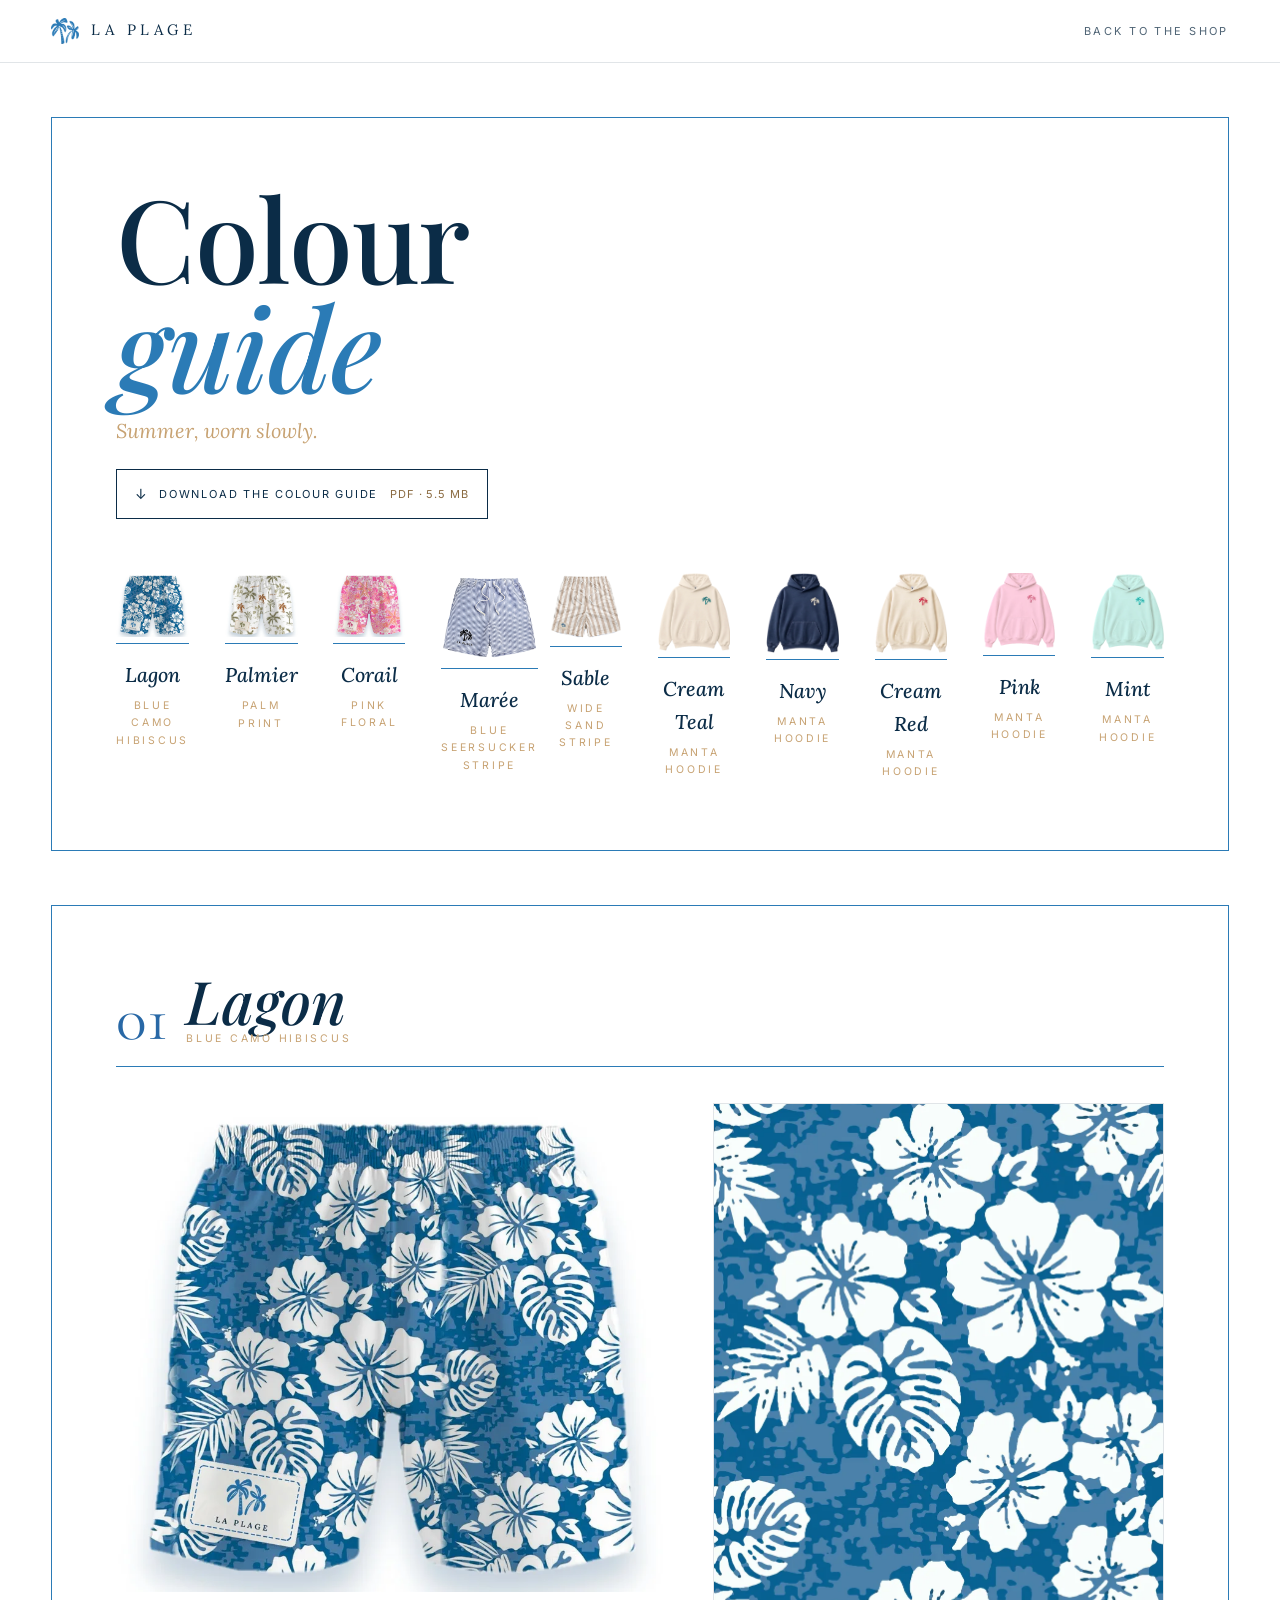
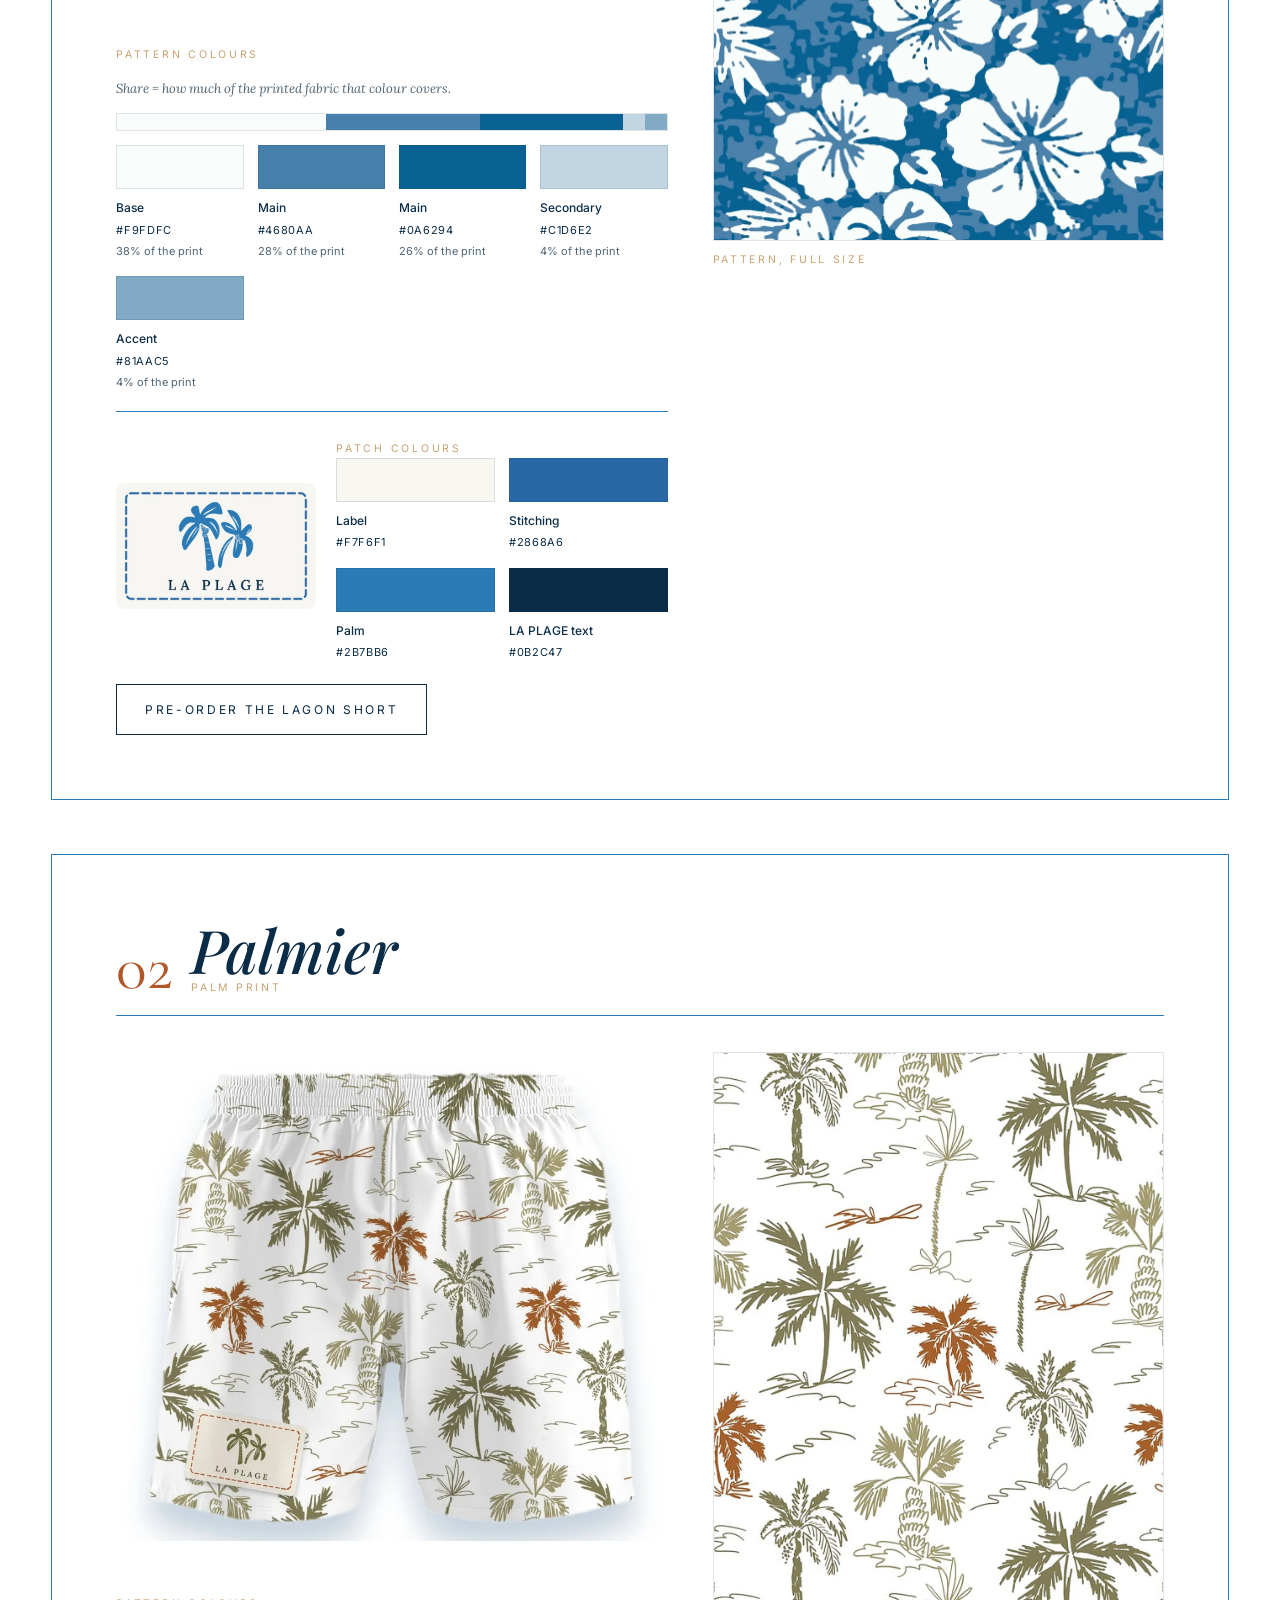
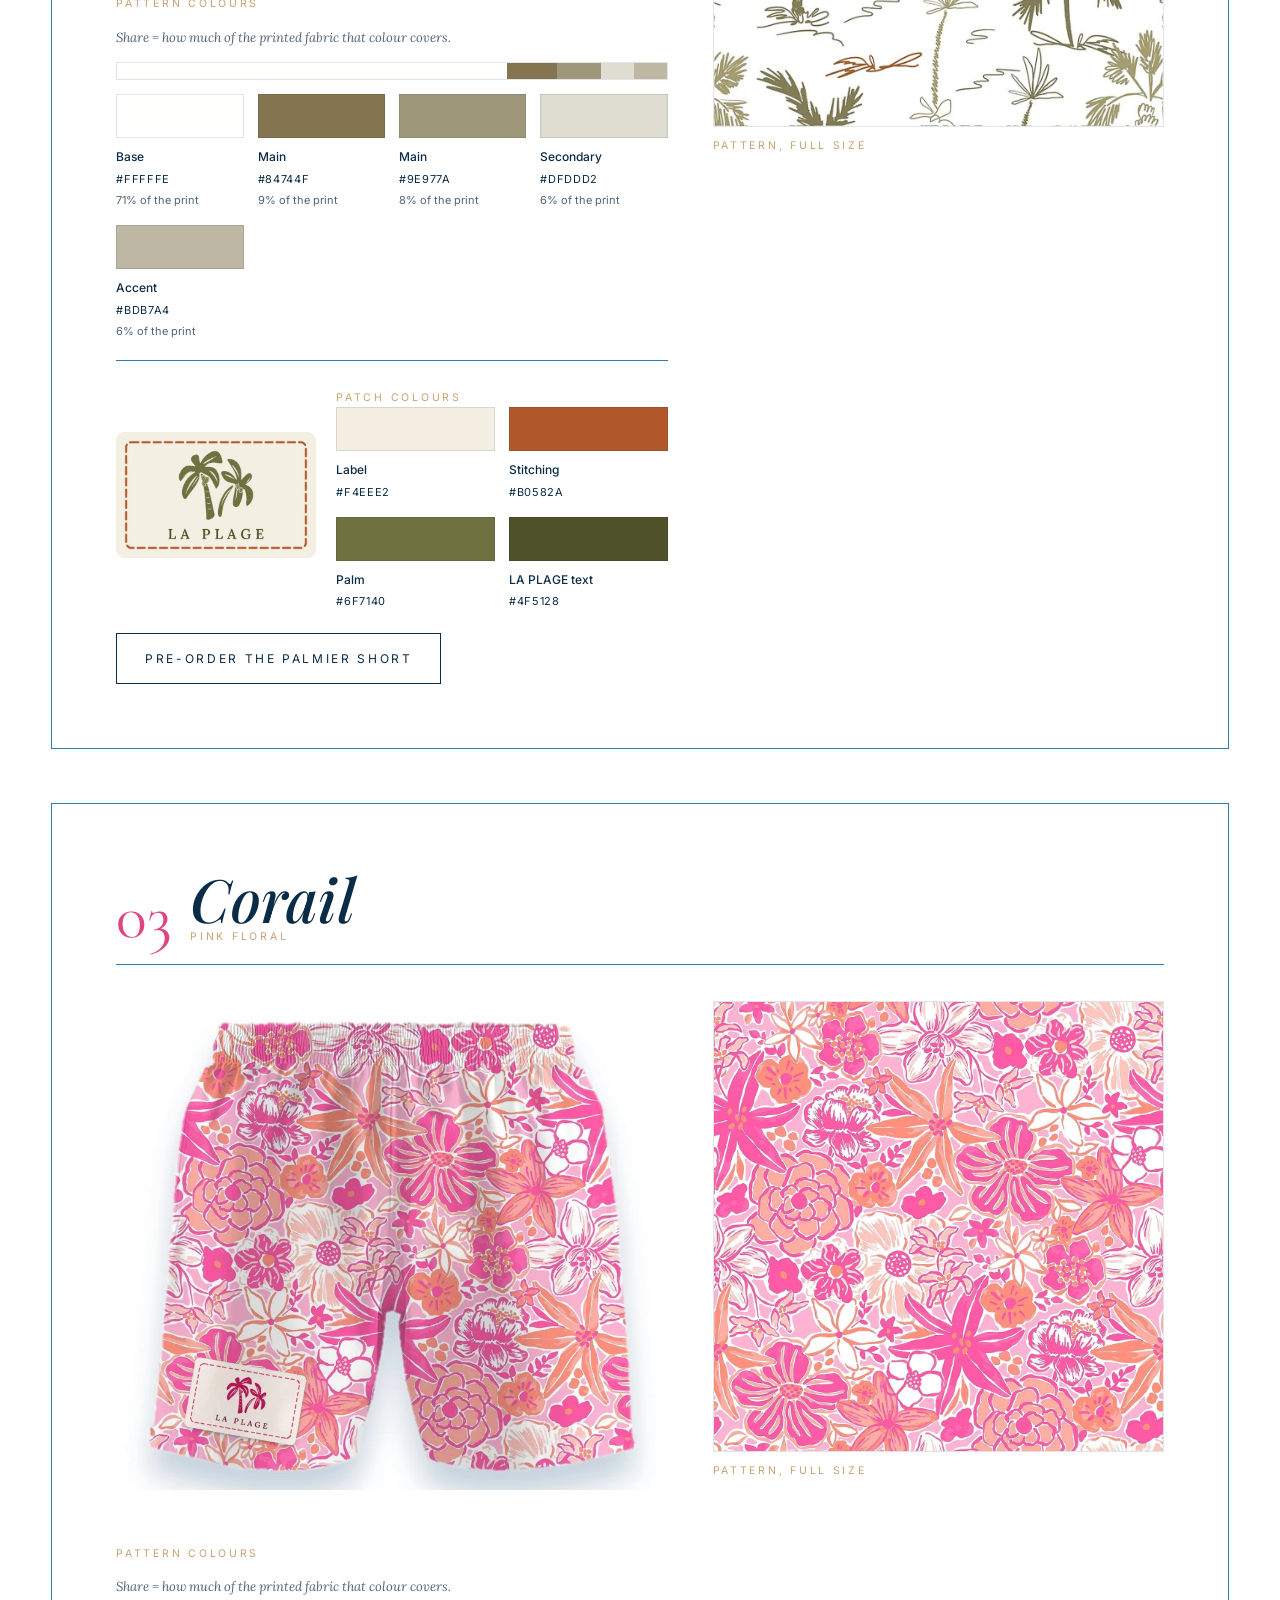
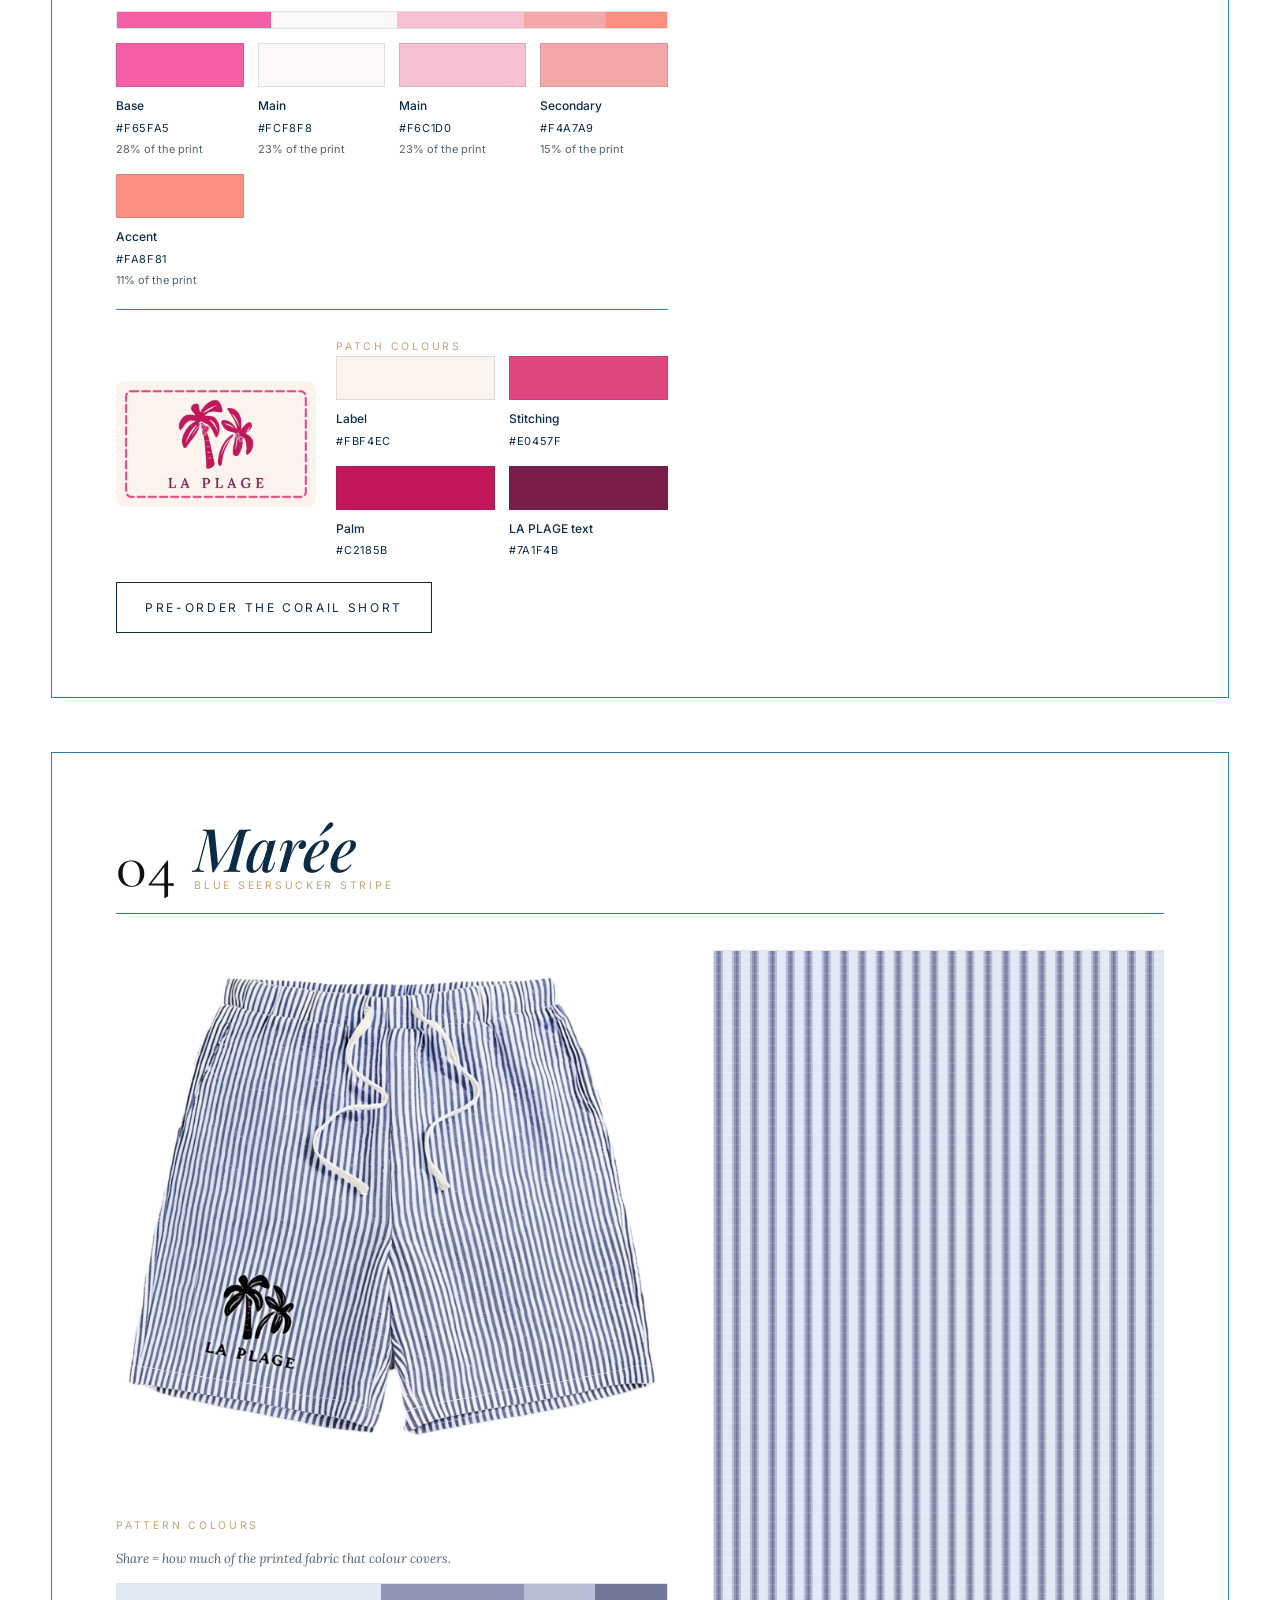
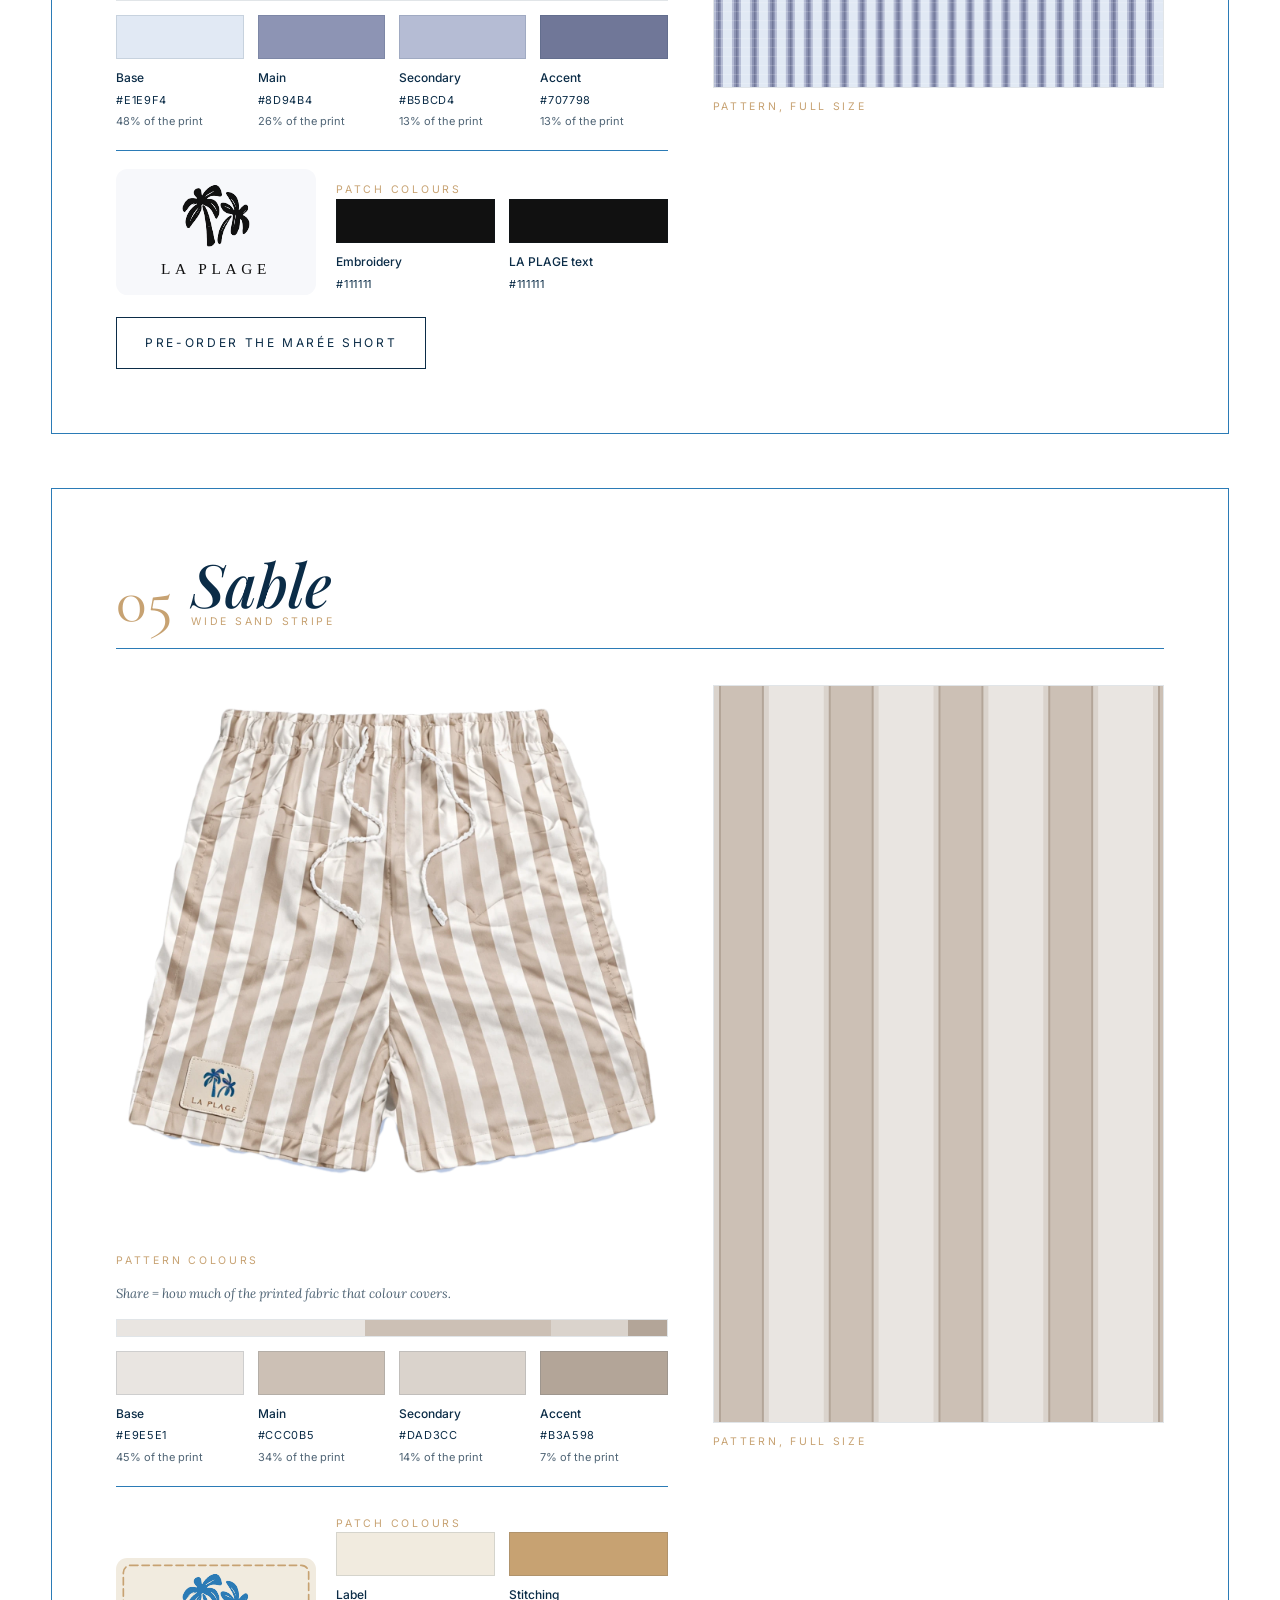
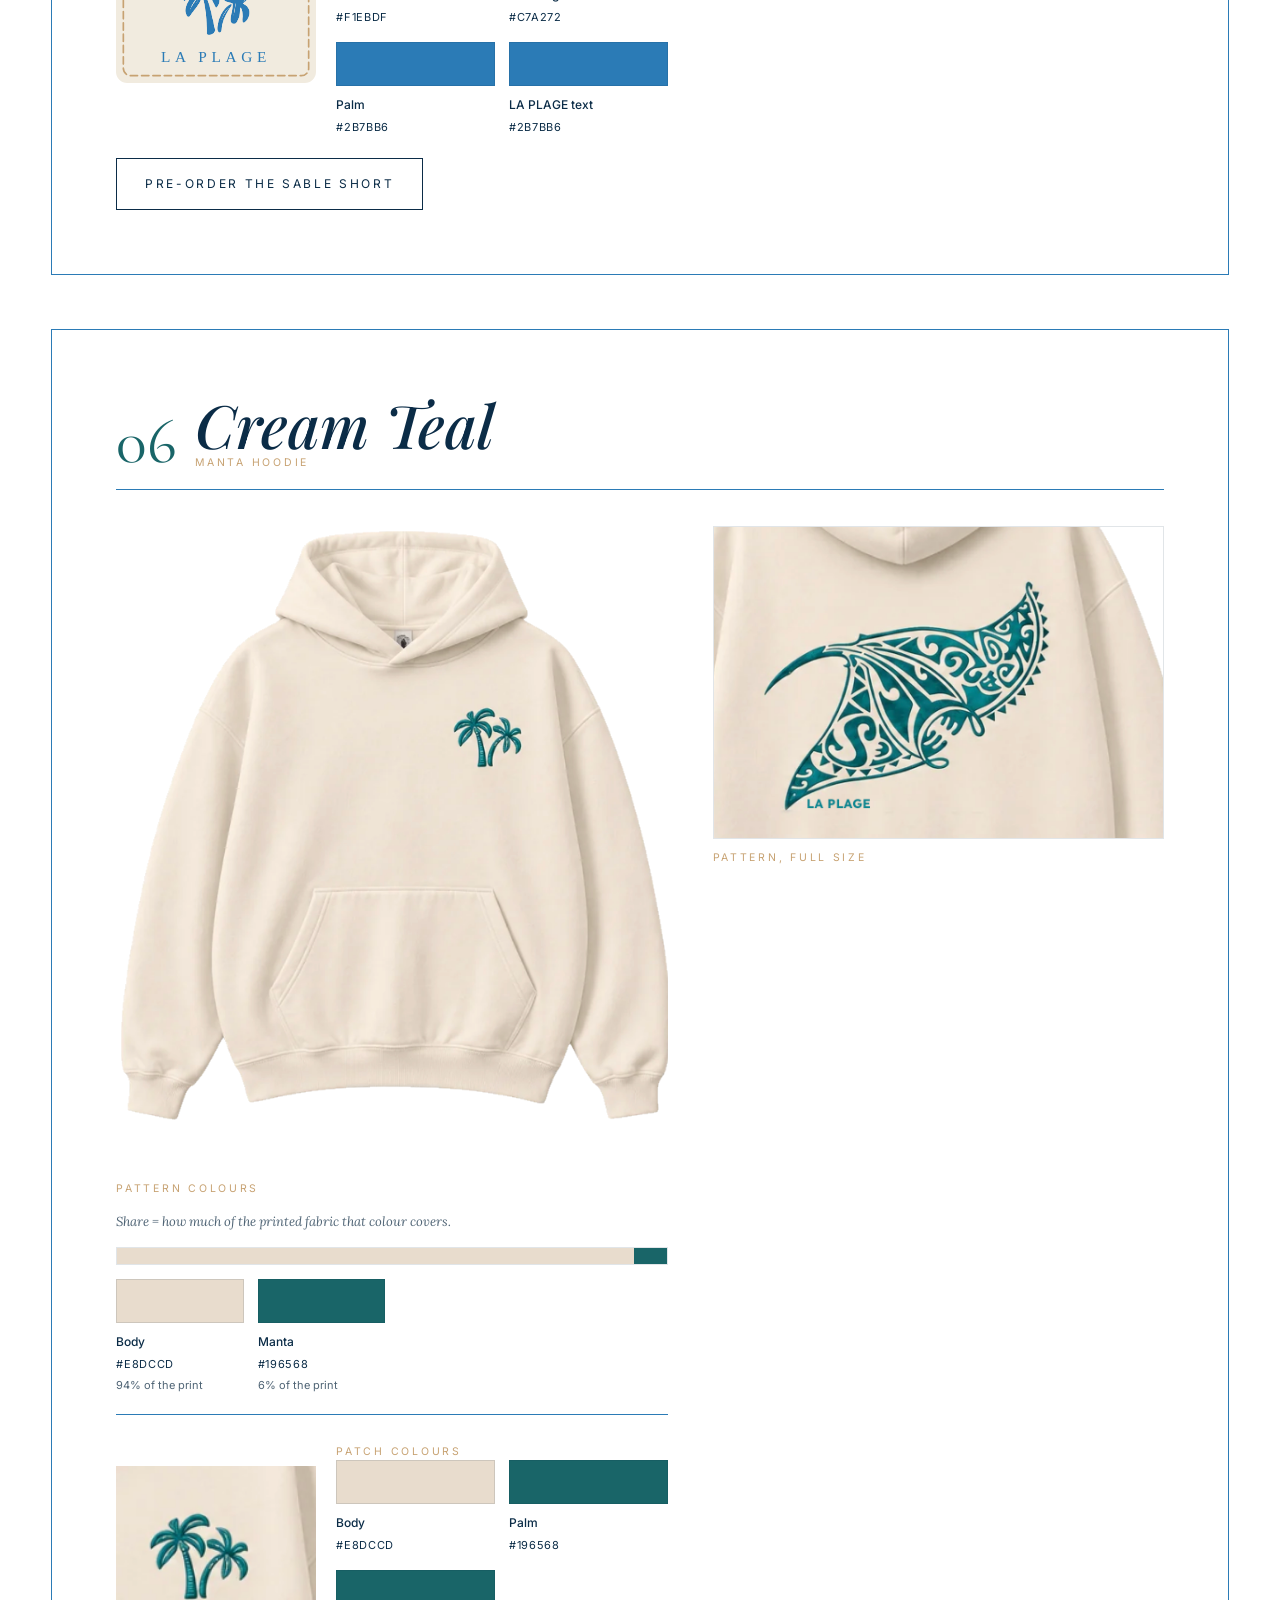
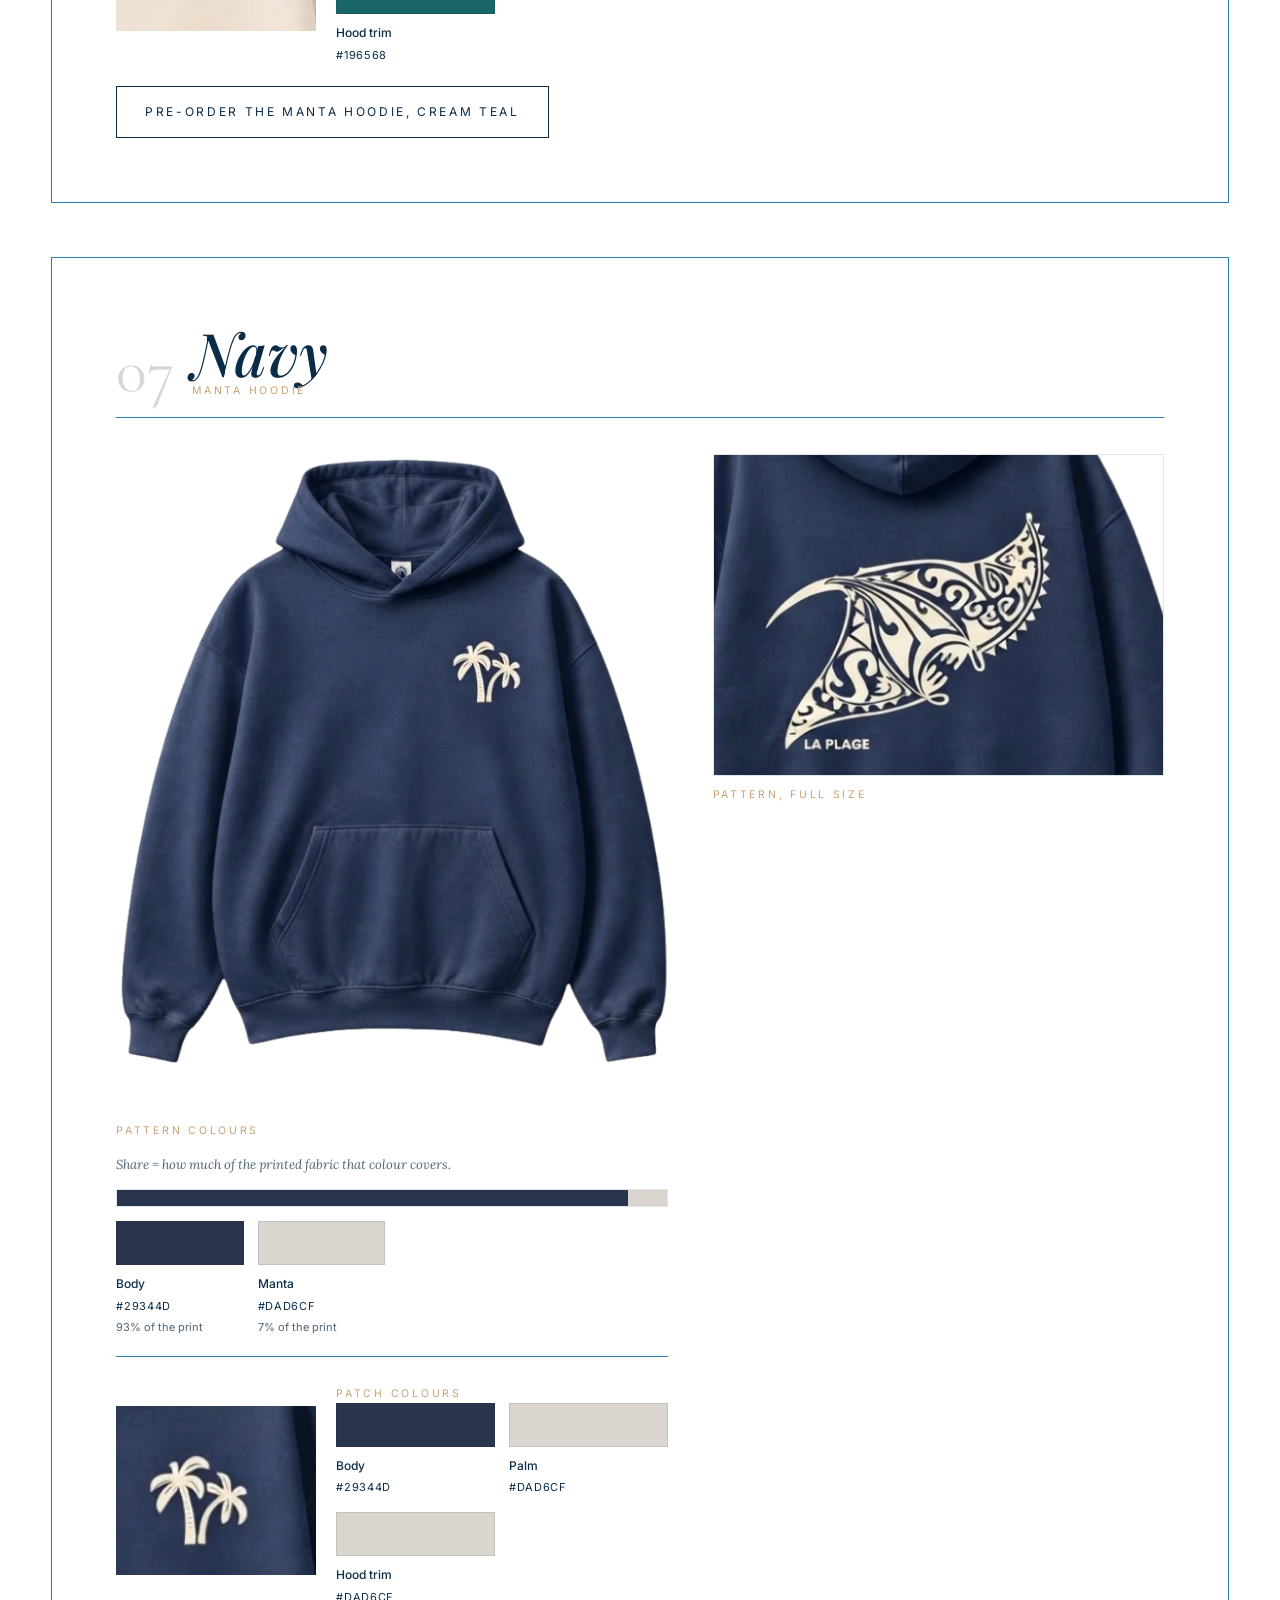
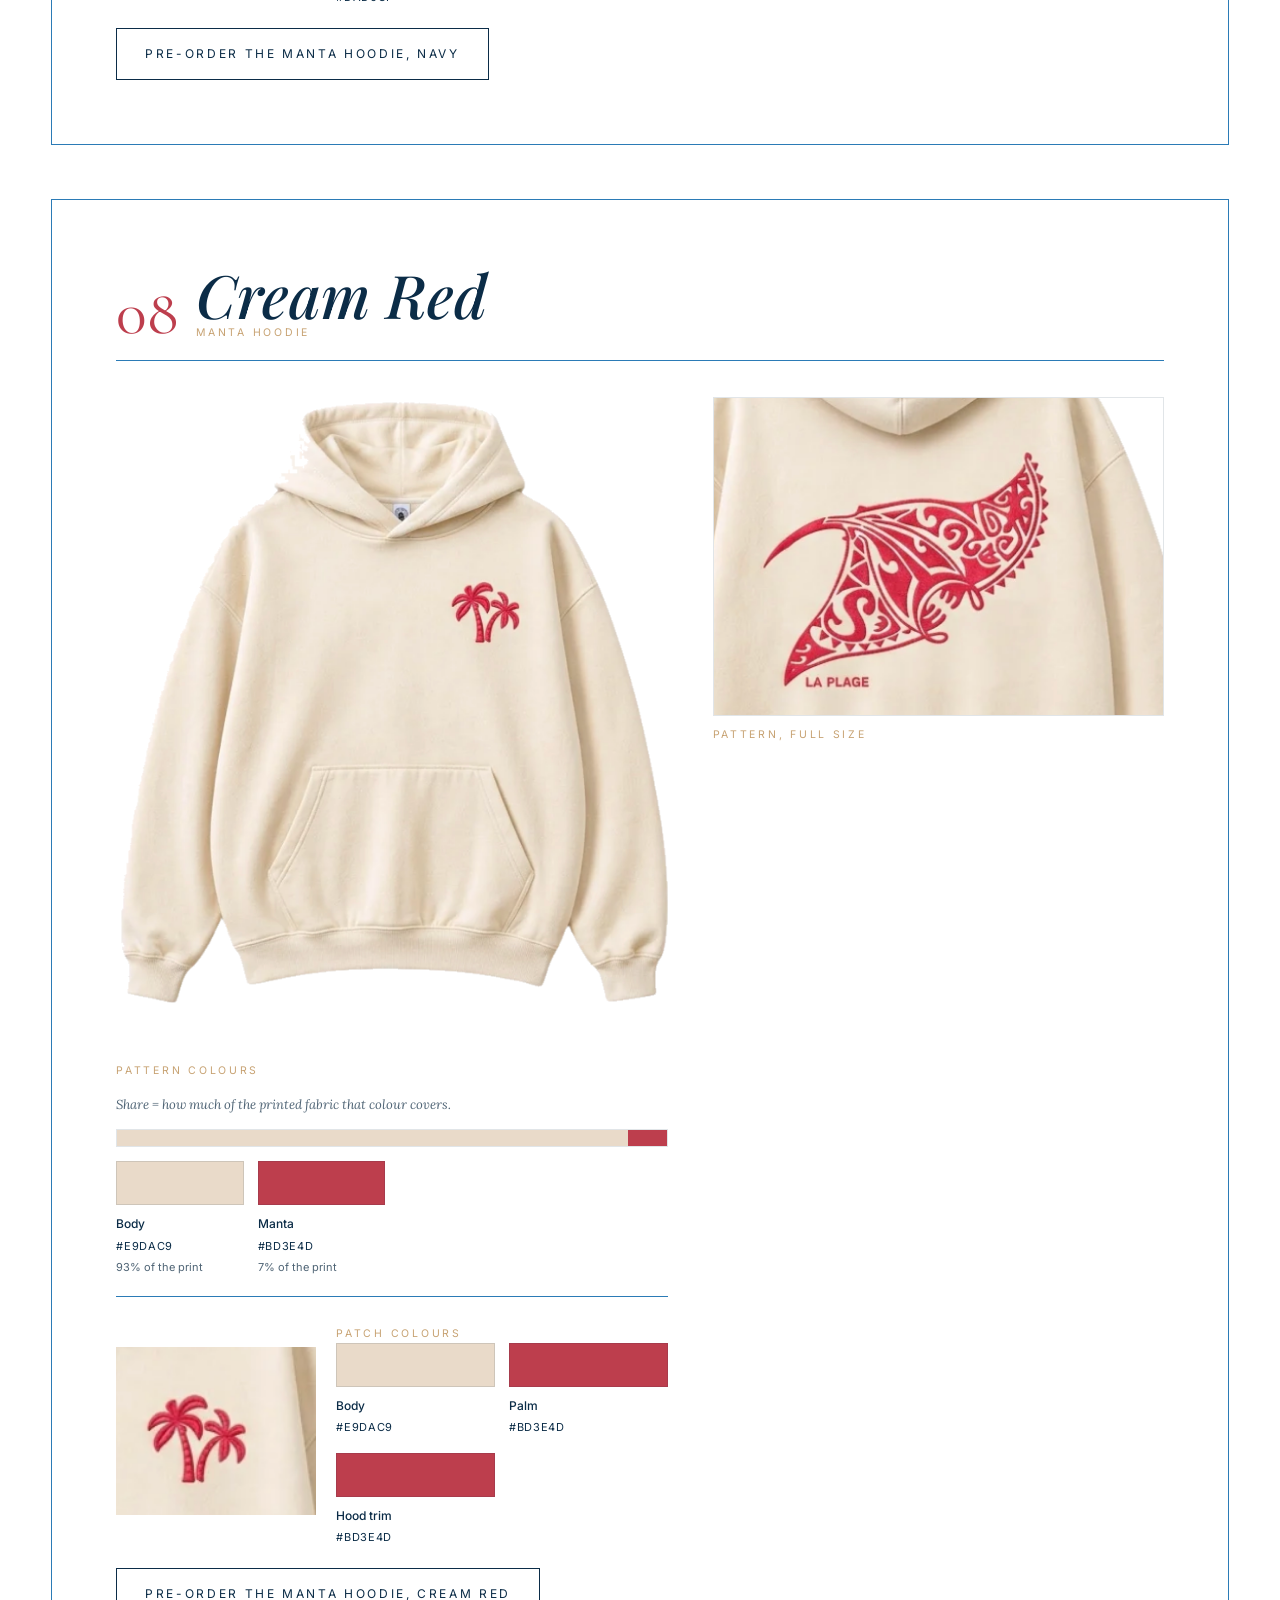
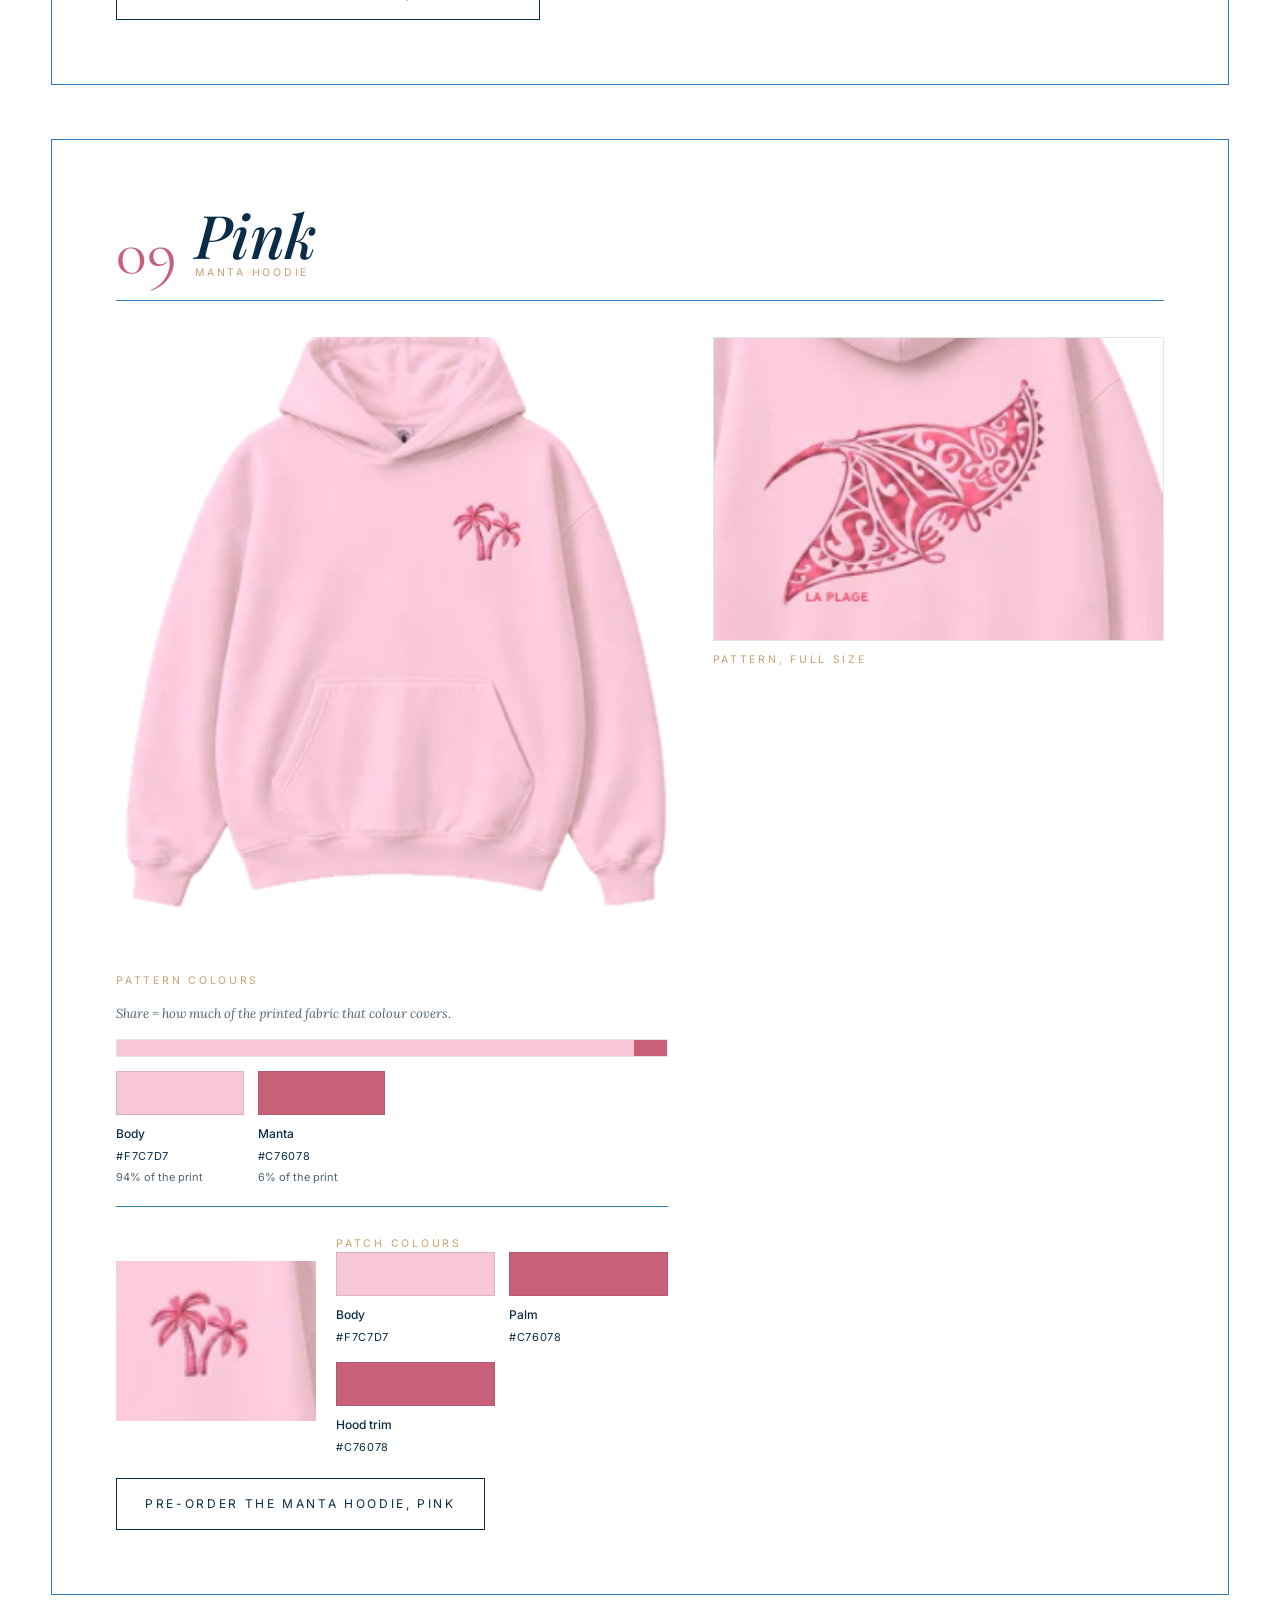
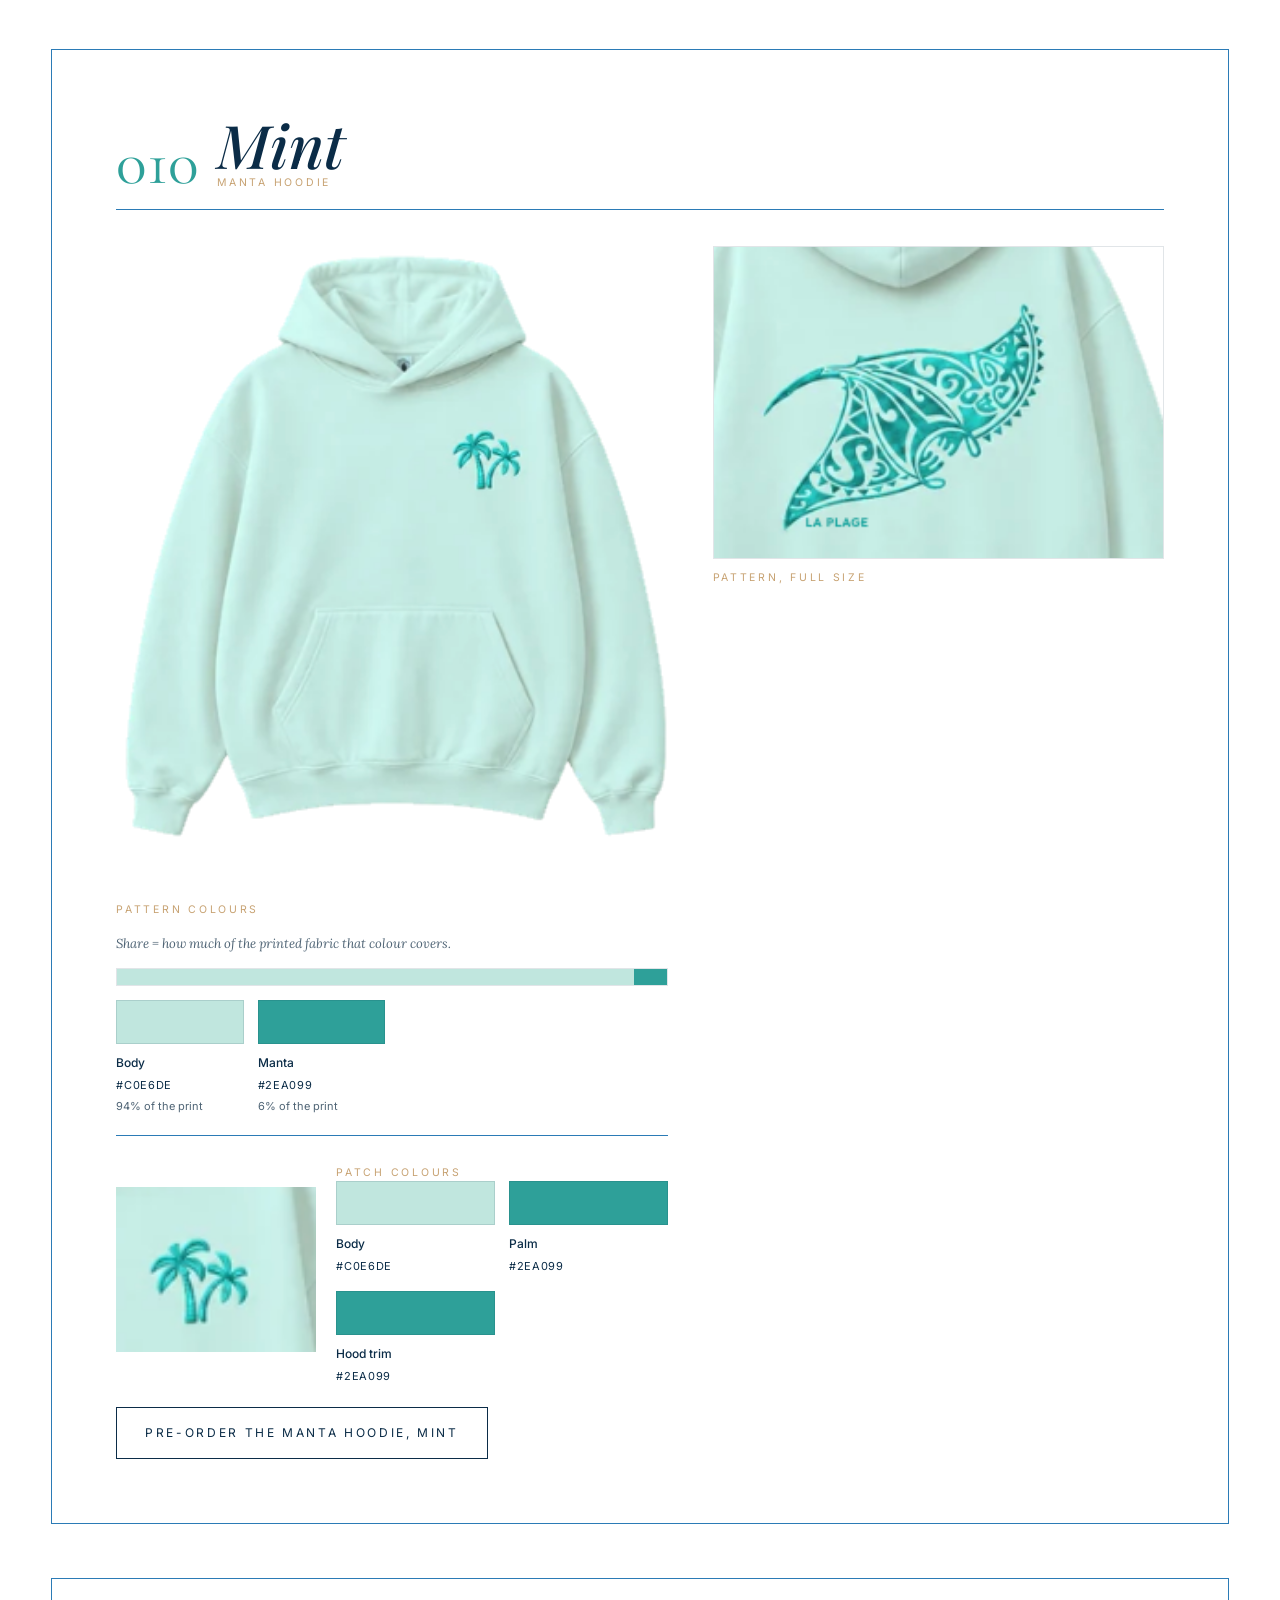
<file: colour-guide.html>
<!doctype html>
<html lang="en" class="no-js">
<head>
  <meta charset="utf-8">
  <meta name="viewport" content="width=device-width, initial-scale=1">
  <title>Colour guide · LA PLAGE</title>
  <meta name="description" content="Every LA PLAGE print up close: the pattern, its colours and the embroidered patch.">
  <meta name="theme-color" content="#FBF8F2">
  <link rel="icon" href="assets/brand/mark.png">
  <link rel="preconnect" href="https://fonts.googleapis.com">
  <link rel="preconnect" href="https://fonts.gstatic.com" crossorigin>
  <link rel="stylesheet" href="https://fonts.googleapis.com/css2?family=Cormorant+Garamond:ital,wght@0,300;1,300&family=Inter:wght@300;400;500&family=Lora:ital,wght@0,400;0,500;1,400;1,500&family=Playfair+Display:ital,wght@0,500;1,500&display=swap">
  <link rel="stylesheet" href="styles.css?v=47">
  <link rel="stylesheet" href="portal/portal.css?v=46">
  <link rel="stylesheet" href="guide.css?v=52">
  <script>document.documentElement.classList.replace('no-js','js')</script>
</head>
<body class="portal guide">
  <header class="portal__bar">
    <a href="index.html" aria-label="LA PLAGE, back to the shop">
      <img src="assets/brand/mark.png" alt="" width="660" height="603">
      <span class="nav__wordmark">LA PLAGE</span>
    </a>
    <a class="portal__back" href="index.html">Back to the shop</a>
  </header>
  <main class="guide__main" data-guide aria-live="polite">
    <p class="pf-state">Loading the colour guide…</p>
  </main>
  <script src="guide.js?v=52" defer></script>
</body>
</html>
</file>
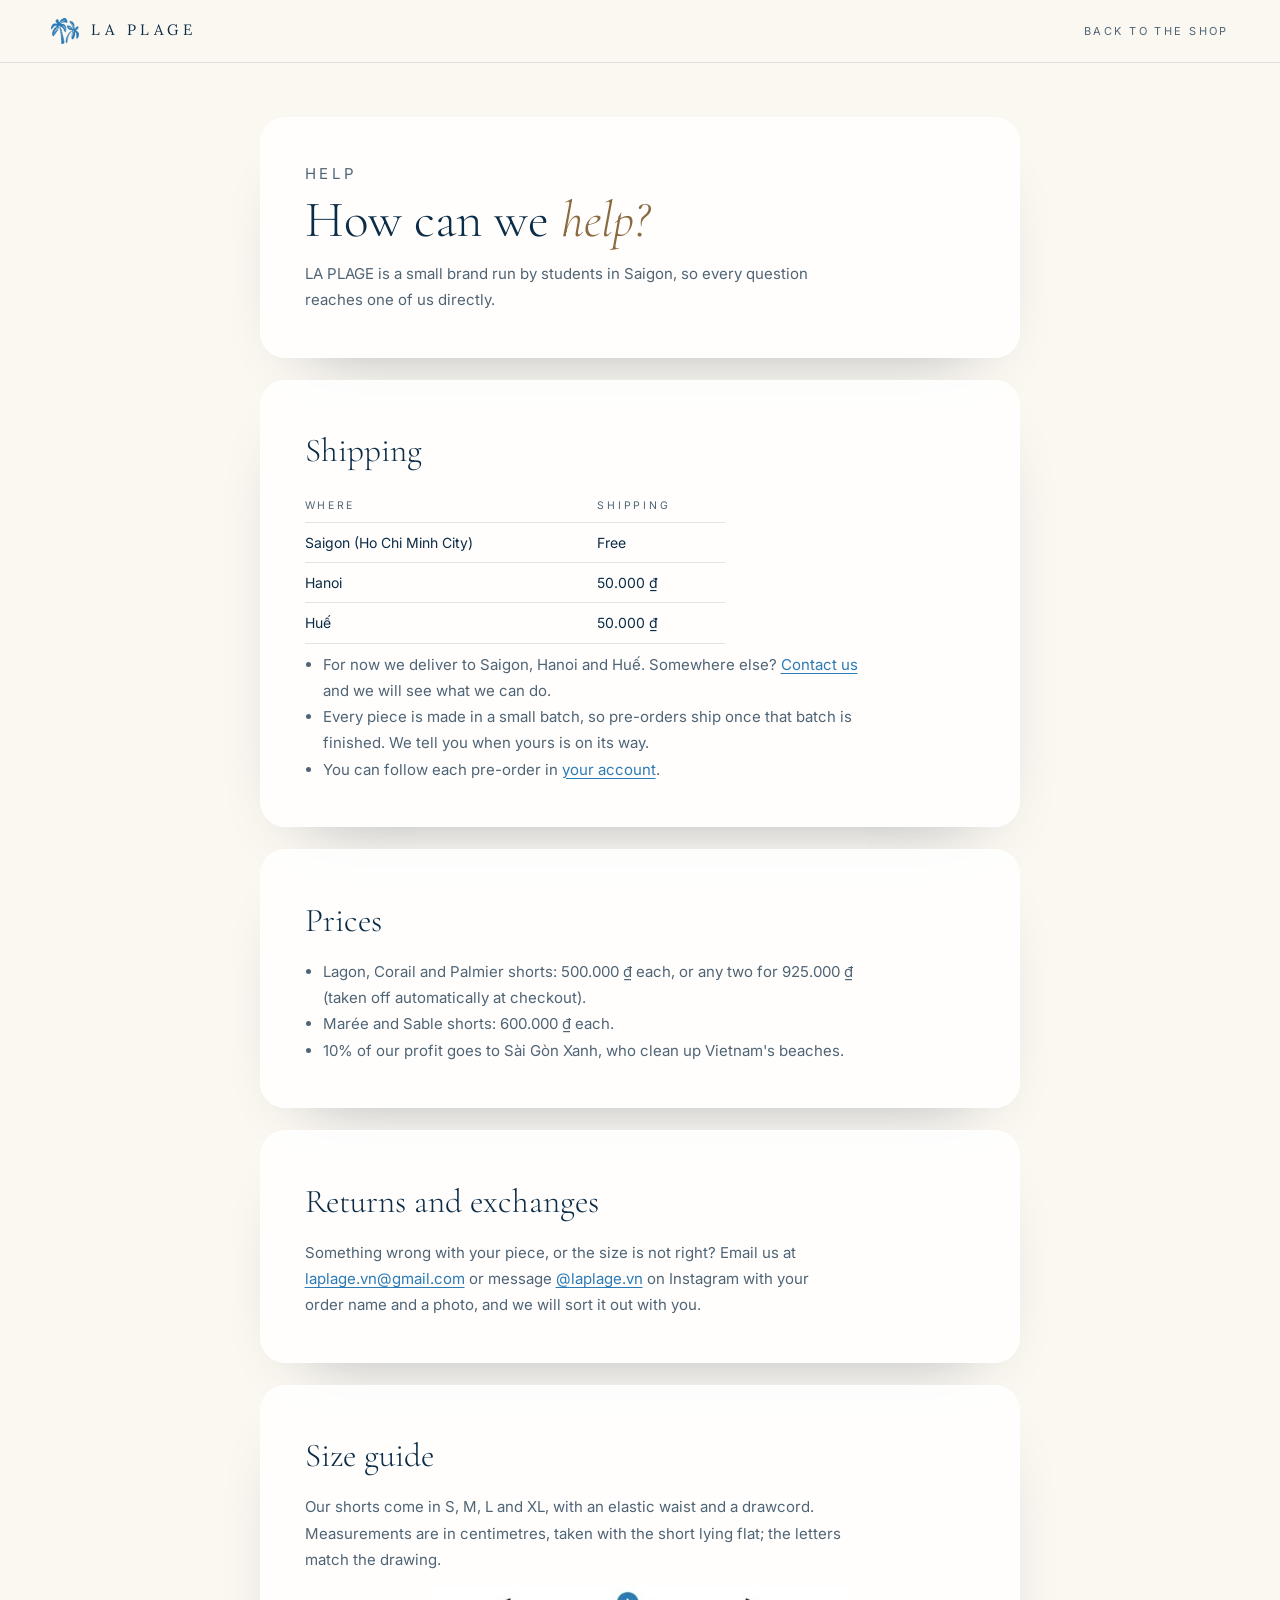
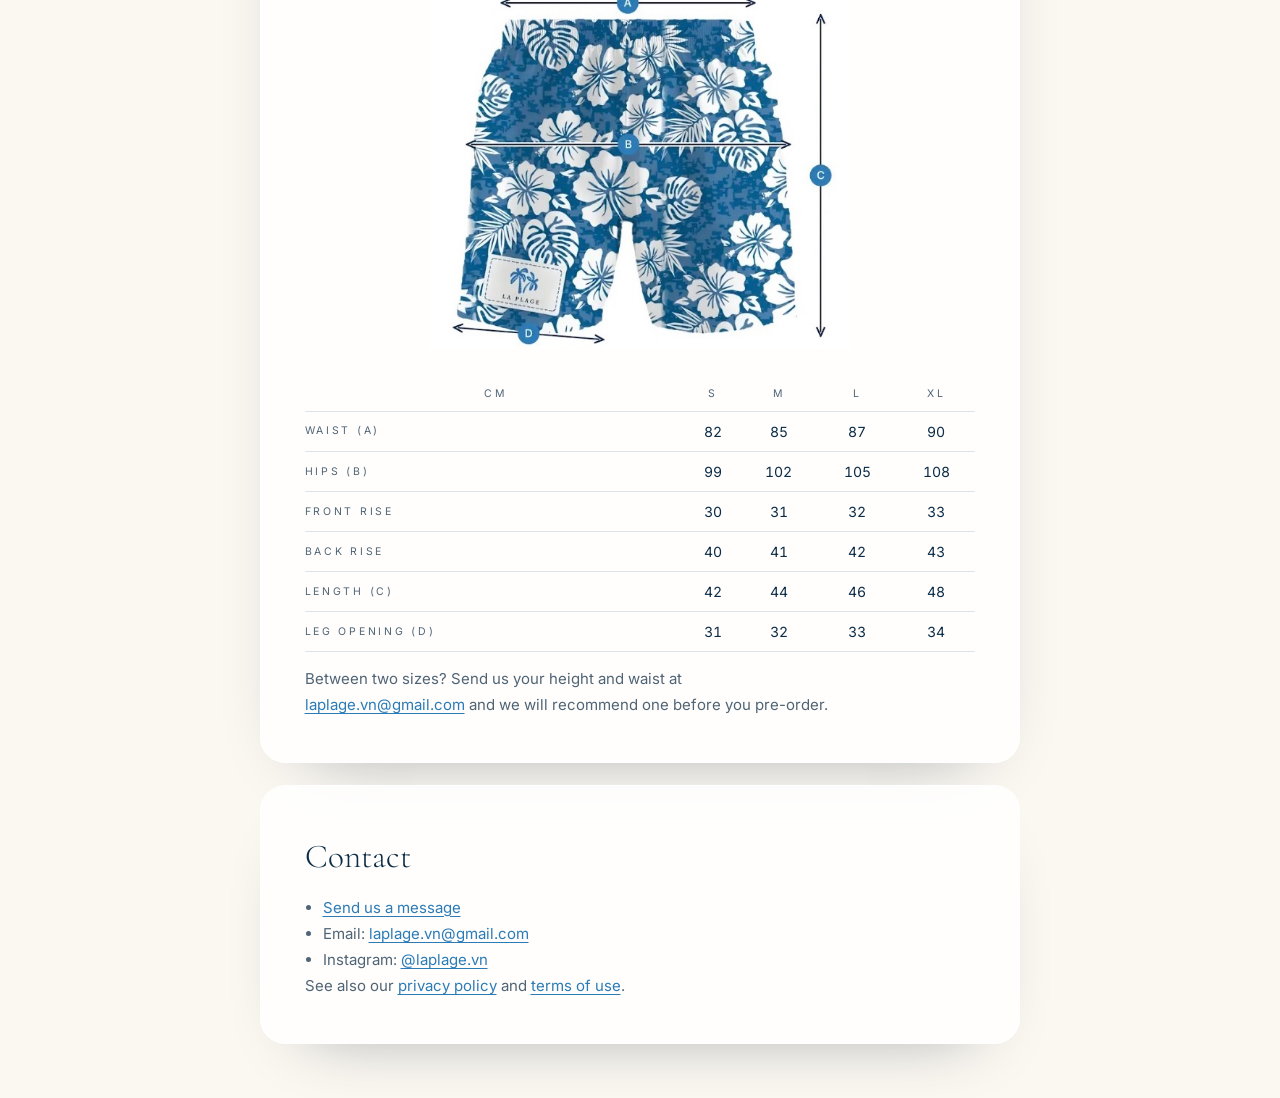
<file: help.html>
<!doctype html>
<html lang="en" class="no-js">
<head>
  <meta charset="utf-8">
  <meta name="viewport" content="width=device-width, initial-scale=1">
  <title>Help · LA PLAGE</title>
  <meta name="description" content="Shipping, returns, sizes and how to reach LA PLAGE.">
  <meta name="theme-color" content="#FBF8F2">
  <link rel="icon" href="assets/brand/mark.png">
  <link rel="preconnect" href="https://fonts.googleapis.com">
  <link rel="preconnect" href="https://fonts.gstatic.com" crossorigin>
  <link rel="stylesheet" href="https://fonts.googleapis.com/css2?family=Cormorant+Garamond:ital,wght@0,300;1,300&family=Inter:wght@300;400;500&family=Lora:ital,wght@0,400;0,500;1,400;1,500&display=swap">
  <link rel="stylesheet" href="styles.css?v=66">
  <link rel="stylesheet" href="portal/portal.css?v=54">
  <style>
    .help { display: grid; gap: 22px; max-width: 760px; margin-inline: auto; }
    .help section { scroll-margin-top: 96px; }
    .help h2 { margin-bottom: 10px; }
    .help p, .help li { font-size: 15px; line-height: 1.75; color: var(--ink-soft); max-width: 60ch; }
    .help ul { margin: 8px 0 0; padding-left: 18px; list-style: disc; }
    .help a { color: var(--sea); text-decoration: underline; text-underline-offset: 3px; }
    .help-table { width: 100%; max-width: 420px; margin-top: 10px; border-collapse: collapse; font-size: 14px; }
    .help-table th, .help-table td { padding: 8px 0; border-bottom: 1px solid var(--line); text-align: left; color: var(--sea-deep); }
    .size-guide { display: grid; gap: 18px; margin: 14px 0; }
    .size-guide img { width: min(100%, 420px); height: auto; justify-self: center; }
    .size-scroll { overflow-x: auto; }
    .help > *, .size-guide > * { min-width: 0; }
    .size-table { max-width: none; min-width: 320px; font-variant-numeric: tabular-nums; }
    @media (max-width: 480px) { .size-table { font-size: 13px; } .size-table tbody th { font-size: 9.5px; letter-spacing: .12em; padding-right: 8px; } }
    .size-table td, .size-table thead th { text-align: center; }
    .size-table tbody th { text-align: left; }
    .help-table th { font-weight: 400; font-size: 10.5px; letter-spacing: var(--track-label); text-transform: uppercase; color: var(--ink-soft); }
  </style>
</head>
<body class="portal">
  <header class="portal__bar">
    <a href="index.html" aria-label="LA PLAGE, back to the shop">
      <img src="assets/brand/mark.png" alt="" width="660" height="603">
      <span class="nav__wordmark">LA PLAGE</span>
    </a>
    <a class="portal__back" href="index.html">Back to the shop</a>
  </header>
  <main class="portal__main help">
    <div class="pf-card">
      <p class="label">Help</p>
      <h1 class="pf-title">How can we <em>help?</em></h1>
      <p class="pf-lead">LA PLAGE is a small brand run by students in Saigon, so every question reaches one of us directly.</p>
    </div>

    <section class="pf-card" id="shipping" aria-labelledby="h-shipping">
      <h2 class="pf-h2" id="h-shipping">Shipping</h2>
      <table class="help-table">
        <thead><tr><th>Where</th><th>Shipping</th></tr></thead>
        <tbody>
          <tr><td>Saigon (Ho Chi Minh City)</td><td>Free</td></tr>
          <tr><td>Hanoi</td><td>50.000 ₫</td></tr>
          <tr><td>Huế</td><td>50.000 ₫</td></tr>
        </tbody>
      </table>
      <ul>
        <li>For now we deliver to Saigon, Hanoi and Huế. Somewhere else? <a href="contact.html">Contact us</a> and we will see what we can do.</li>
        <li>Every piece is made in a small batch, so pre-orders ship once that batch is finished. We tell you when yours is on its way.</li>
        <li>You can follow each pre-order in <a href="account.html">your account</a>.</li>
      </ul>
    </section>

    <section class="pf-card" id="prices" aria-labelledby="h-prices">
      <h2 class="pf-h2" id="h-prices">Prices</h2>
      <ul>
        <li>Lagon, Corail and Palmier shorts: 500.000 ₫ each, or any two for 925.000 ₫ (taken off automatically at checkout).</li>
        <li>Marée and Sable shorts: 600.000 ₫ each.</li>
        <li>10% of our profit goes to Sài Gòn Xanh, who clean up Vietnam's beaches.</li>
      </ul>
    </section>

    <section class="pf-card" id="returns" aria-labelledby="h-returns">
      <h2 class="pf-h2" id="h-returns">Returns and exchanges</h2>
      <p>Something wrong with your piece, or the size is not right? Email us at <a href="mailto:laplage.vn@gmail.com">laplage.vn@gmail.com</a> or message <a href="https://www.instagram.com/laplage.vn/" target="_blank" rel="noopener">@laplage.vn</a> on Instagram with your order name and a photo, and we will sort it out with you.</p>
    </section>

    <section class="pf-card" id="sizes" aria-labelledby="h-sizes">
      <h2 class="pf-h2" id="h-sizes">Size guide</h2>
      <p>Our shorts come in S, M, L and XL, with an elastic waist and a drawcord. Measurements are in centimetres, taken with the short lying flat; the letters match the drawing.</p>
      <div class="size-guide">
        <img src="assets/img/guide/size-diagram.jpg" alt="LA PLAGE short with the measuring points: A across the waist, B across the hips, C the length from waist to hem, D across the leg opening" width="580" height="500" loading="lazy">
        <div class="size-scroll">
        <table class="help-table size-table">
          <caption class="visually-hidden">Short measurements in centimetres, by size</caption>
          <thead><tr><th scope="col">cm</th><th scope="col">S</th><th scope="col">M</th><th scope="col">L</th><th scope="col">XL</th></tr></thead>
          <tbody>
            <tr><th scope="row">Waist (A)</th><td>82</td><td>85</td><td>87</td><td>90</td></tr>
            <tr><th scope="row">Hips (B)</th><td>99</td><td>102</td><td>105</td><td>108</td></tr>
            <tr><th scope="row">Front rise</th><td>30</td><td>31</td><td>32</td><td>33</td></tr>
            <tr><th scope="row">Back rise</th><td>40</td><td>41</td><td>42</td><td>43</td></tr>
            <tr><th scope="row">Length (C)</th><td>42</td><td>44</td><td>46</td><td>48</td></tr>
            <tr><th scope="row">Leg opening (D)</th><td>31</td><td>32</td><td>33</td><td>34</td></tr>
          </tbody>
        </table>
        </div>
      </div>
      <p>Between two sizes? Send us your height and waist at <a href="mailto:laplage.vn@gmail.com">laplage.vn@gmail.com</a> and we will recommend one before you pre-order.</p>
    </section>

    <section class="pf-card" id="contact" aria-labelledby="h-contact">
      <h2 class="pf-h2" id="h-contact">Contact</h2>
      <ul>
        <li><a href="contact.html">Send us a message</a></li>
        <li>Email: <a href="mailto:laplage.vn@gmail.com">laplage.vn@gmail.com</a></li>
        <li>Instagram: <a href="https://www.instagram.com/laplage.vn/" target="_blank" rel="noopener">@laplage.vn</a></li>
      </ul>
      <p>See also our <a href="privacy.html">privacy policy</a> and <a href="terms.html">terms of use</a>.</p>
    </section>
  </main>
</body>
</html>
</file>
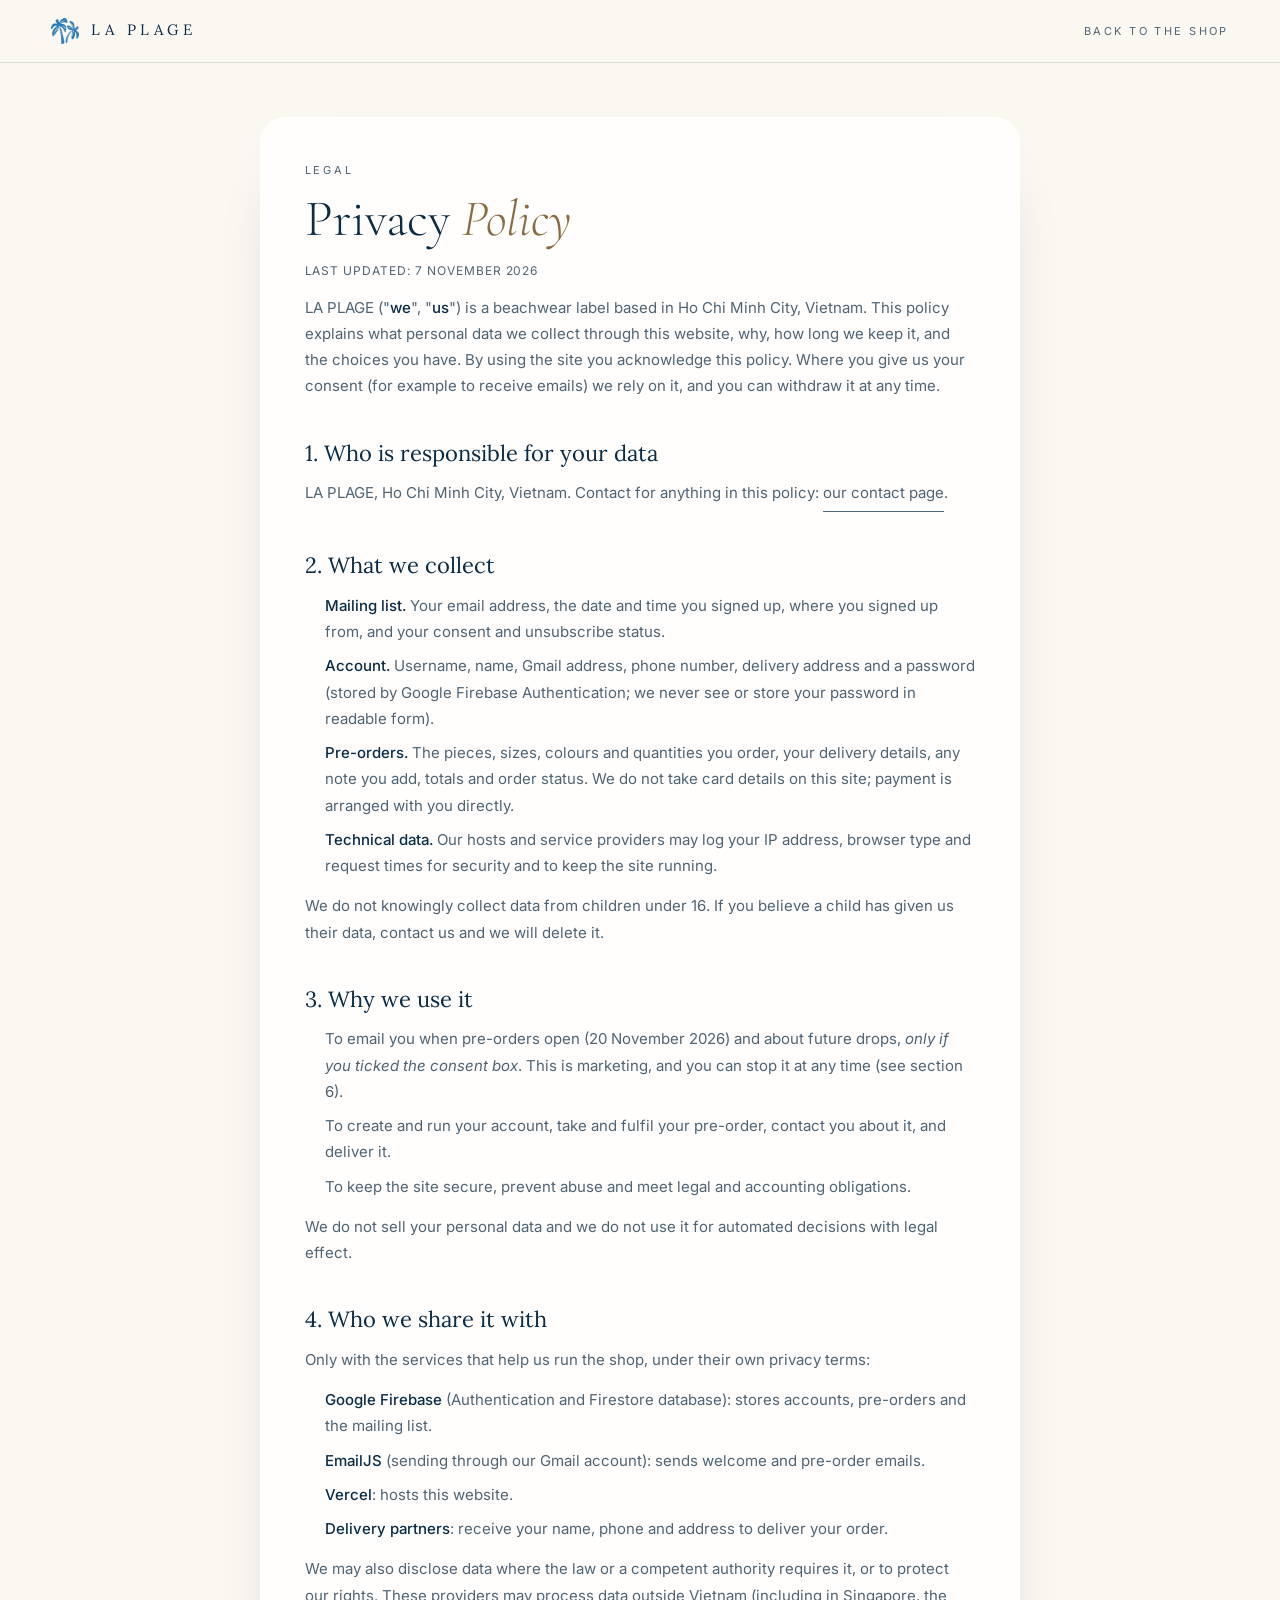
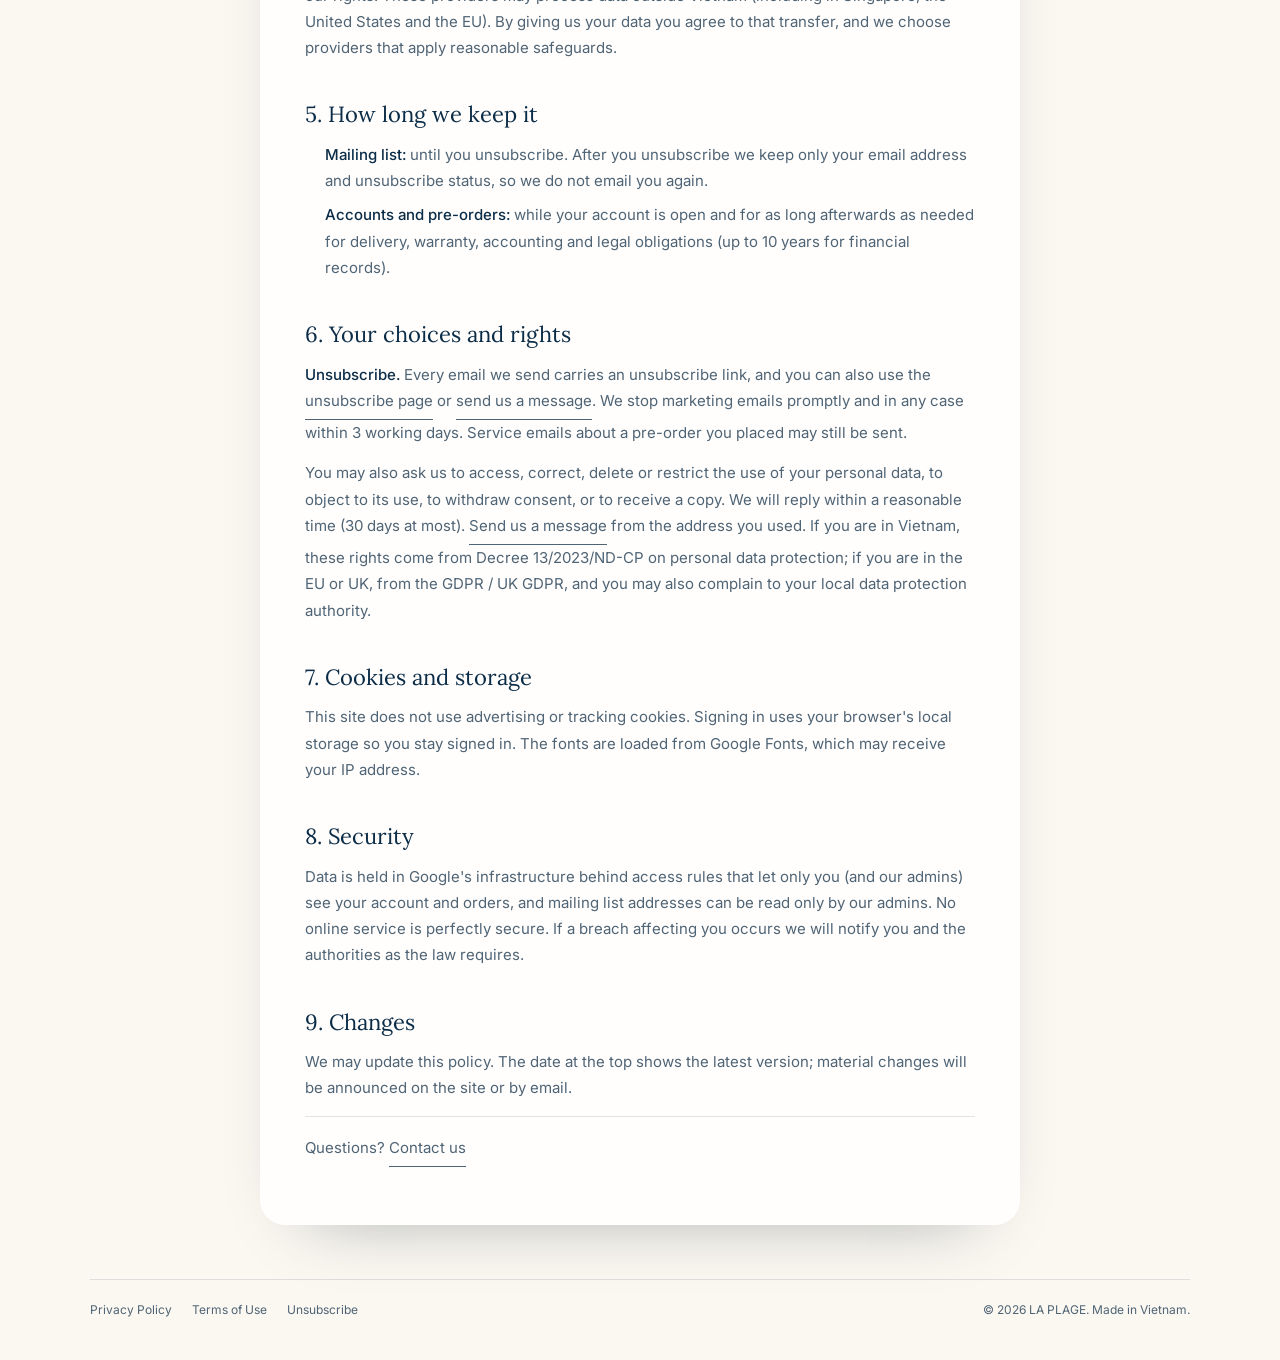
<file: privacy.html>
<!doctype html>
<html lang="en" class="no-js">
<head>
  <meta charset="utf-8">
  <meta name="viewport" content="width=device-width, initial-scale=1">
  <title>Privacy Policy · LA PLAGE</title>
  <meta name="description" content="How LA PLAGE collects, uses and protects your personal data.">
  <meta name="theme-color" content="#FBF8F2">
  <link rel="icon" href="assets/brand/mark.png">
  <link rel="preconnect" href="https://fonts.googleapis.com">
  <link rel="preconnect" href="https://fonts.gstatic.com" crossorigin>
  <link rel="stylesheet" href="https://fonts.googleapis.com/css2?family=Cormorant+Garamond:ital,wght@0,300;1,300&family=Inter:wght@300;400;500&family=Lora:ital,wght@0,400;0,500;1,400;1,500&display=swap">
  <link rel="stylesheet" href="styles.css?v=59">
  <link rel="stylesheet" href="portal/portal.css?v=49">
  <script>document.documentElement.classList.replace('no-js','js')</script>
</head>
<body class="portal">
  <header class="portal__bar">
    <a href="index.html" aria-label="LA PLAGE, back to the shop">
      <img src="assets/brand/mark.png" alt="" width="660" height="603">
      <span class="nav__wordmark">LA PLAGE</span>
    </a>
    <a class="portal__back" href="index.html">Back to the shop</a>
  </header>
  <main class="portal__main">
    <article class="pf-card legal">
      <p class="label">Legal</p>
      <h1 class="pf-title">Privacy <em>Policy</em></h1>
      <p class="legal__date">Last updated: 7 November 2026</p>

      <p>LA PLAGE ("<strong>we</strong>", "<strong>us</strong>") is a beachwear label based in Ho Chi Minh City, Vietnam. This policy explains what personal data we collect through this website, why, how long we keep it, and the choices you have. By using the site you acknowledge this policy. Where you give us your consent (for example to receive emails) we rely on it, and you can withdraw it at any time.</p>

      <h2>1. Who is responsible for your data</h2>
      <p>LA PLAGE, Ho Chi Minh City, Vietnam. Contact for anything in this policy: <a class="link link--underlined" href="contact.html">our contact page</a>.</p>

      <h2>2. What we collect</h2>
      <ul>
        <li><strong>Mailing list.</strong> Your email address, the date and time you signed up, where you signed up from, and your consent and unsubscribe status.</li>
        <li><strong>Account.</strong> Username, name, Gmail address, phone number, delivery address and a password (stored by Google Firebase Authentication; we never see or store your password in readable form).</li>
        <li><strong>Pre-orders.</strong> The pieces, sizes, colours and quantities you order, your delivery details, any note you add, totals and order status. We do not take card details on this site; payment is arranged with you directly.</li>
        <li><strong>Technical data.</strong> Our hosts and service providers may log your IP address, browser type and request times for security and to keep the site running.</li>
      </ul>
      <p>We do not knowingly collect data from children under 16. If you believe a child has given us their data, contact us and we will delete it.</p>

      <h2>3. Why we use it</h2>
      <ul>
        <li>To email you when pre-orders open (20 November 2026) and about future drops, <em>only if you ticked the consent box</em>. This is marketing, and you can stop it at any time (see section 6).</li>
        <li>To create and run your account, take and fulfil your pre-order, contact you about it, and deliver it.</li>
        <li>To keep the site secure, prevent abuse and meet legal and accounting obligations.</li>
      </ul>
      <p>We do not sell your personal data and we do not use it for automated decisions with legal effect.</p>

      <h2>4. Who we share it with</h2>
      <p>Only with the services that help us run the shop, under their own privacy terms:</p>
      <ul>
        <li><strong>Google Firebase</strong> (Authentication and Firestore database): stores accounts, pre-orders and the mailing list.</li>
        <li><strong>EmailJS</strong> (sending through our Gmail account): sends welcome and pre-order emails.</li>
        <li><strong>Vercel</strong>: hosts this website.</li>
        <li><strong>Delivery partners</strong>: receive your name, phone and address to deliver your order.</li>
      </ul>
      <p>We may also disclose data where the law or a competent authority requires it, or to protect our rights. These providers may process data outside Vietnam (including in Singapore, the United States and the EU). By giving us your data you agree to that transfer, and we choose providers that apply reasonable safeguards.</p>

      <h2>5. How long we keep it</h2>
      <ul>
        <li><strong>Mailing list:</strong> until you unsubscribe. After you unsubscribe we keep only your email address and unsubscribe status, so we do not email you again.</li>
        <li><strong>Accounts and pre-orders:</strong> while your account is open and for as long afterwards as needed for delivery, warranty, accounting and legal obligations (up to 10 years for financial records).</li>
      </ul>

      <h2>6. Your choices and rights</h2>
      <p><strong>Unsubscribe.</strong> Every email we send carries an unsubscribe link, and you can also use the <a class="link link--underlined" href="unsubscribe.html">unsubscribe page</a> or <a class="link link--underlined" href="contact.html?topic=unsubscribe">send us a message</a>. We stop marketing emails promptly and in any case within 3 working days. Service emails about a pre-order you placed may still be sent.</p>
      <p>You may also ask us to access, correct, delete or restrict the use of your personal data, to object to its use, to withdraw consent, or to receive a copy. We will reply within a reasonable time (30 days at most). <a class="link link--underlined" href="contact.html">Send us a message</a> from the address you used. If you are in Vietnam, these rights come from Decree 13/2023/ND-CP on personal data protection; if you are in the EU or UK, from the GDPR / UK GDPR, and you may also complain to your local data protection authority.</p>

      <h2>7. Cookies and storage</h2>
      <p>This site does not use advertising or tracking cookies. Signing in uses your browser's local storage so you stay signed in. The fonts are loaded from Google Fonts, which may receive your IP address.</p>

      <h2>8. Security</h2>
      <p>Data is held in Google's infrastructure behind access rules that let only you (and our admins) see your account and orders, and mailing list addresses can be read only by our admins. No online service is perfectly secure. If a breach affecting you occurs we will notify you and the authorities as the law requires.</p>

      <h2>9. Changes</h2>
      <p>We may update this policy. The date at the top shows the latest version; material changes will be announced on the site or by email.</p>

      <p class="legal__note">Questions? <a class="link link--underlined" href="contact.html">Contact us</a></p>
    </article>
  </main>
  <footer class="legal-foot">
    <nav aria-label="Legal"><a class="link" href="privacy.html">Privacy Policy</a><a class="link" href="terms.html">Terms of Use</a><a class="link" href="unsubscribe.html">Unsubscribe</a></nav>
    <p>&copy; 2026 LA PLAGE. Made in Vietnam.</p>
  </footer>
</body>
</html>
</file>
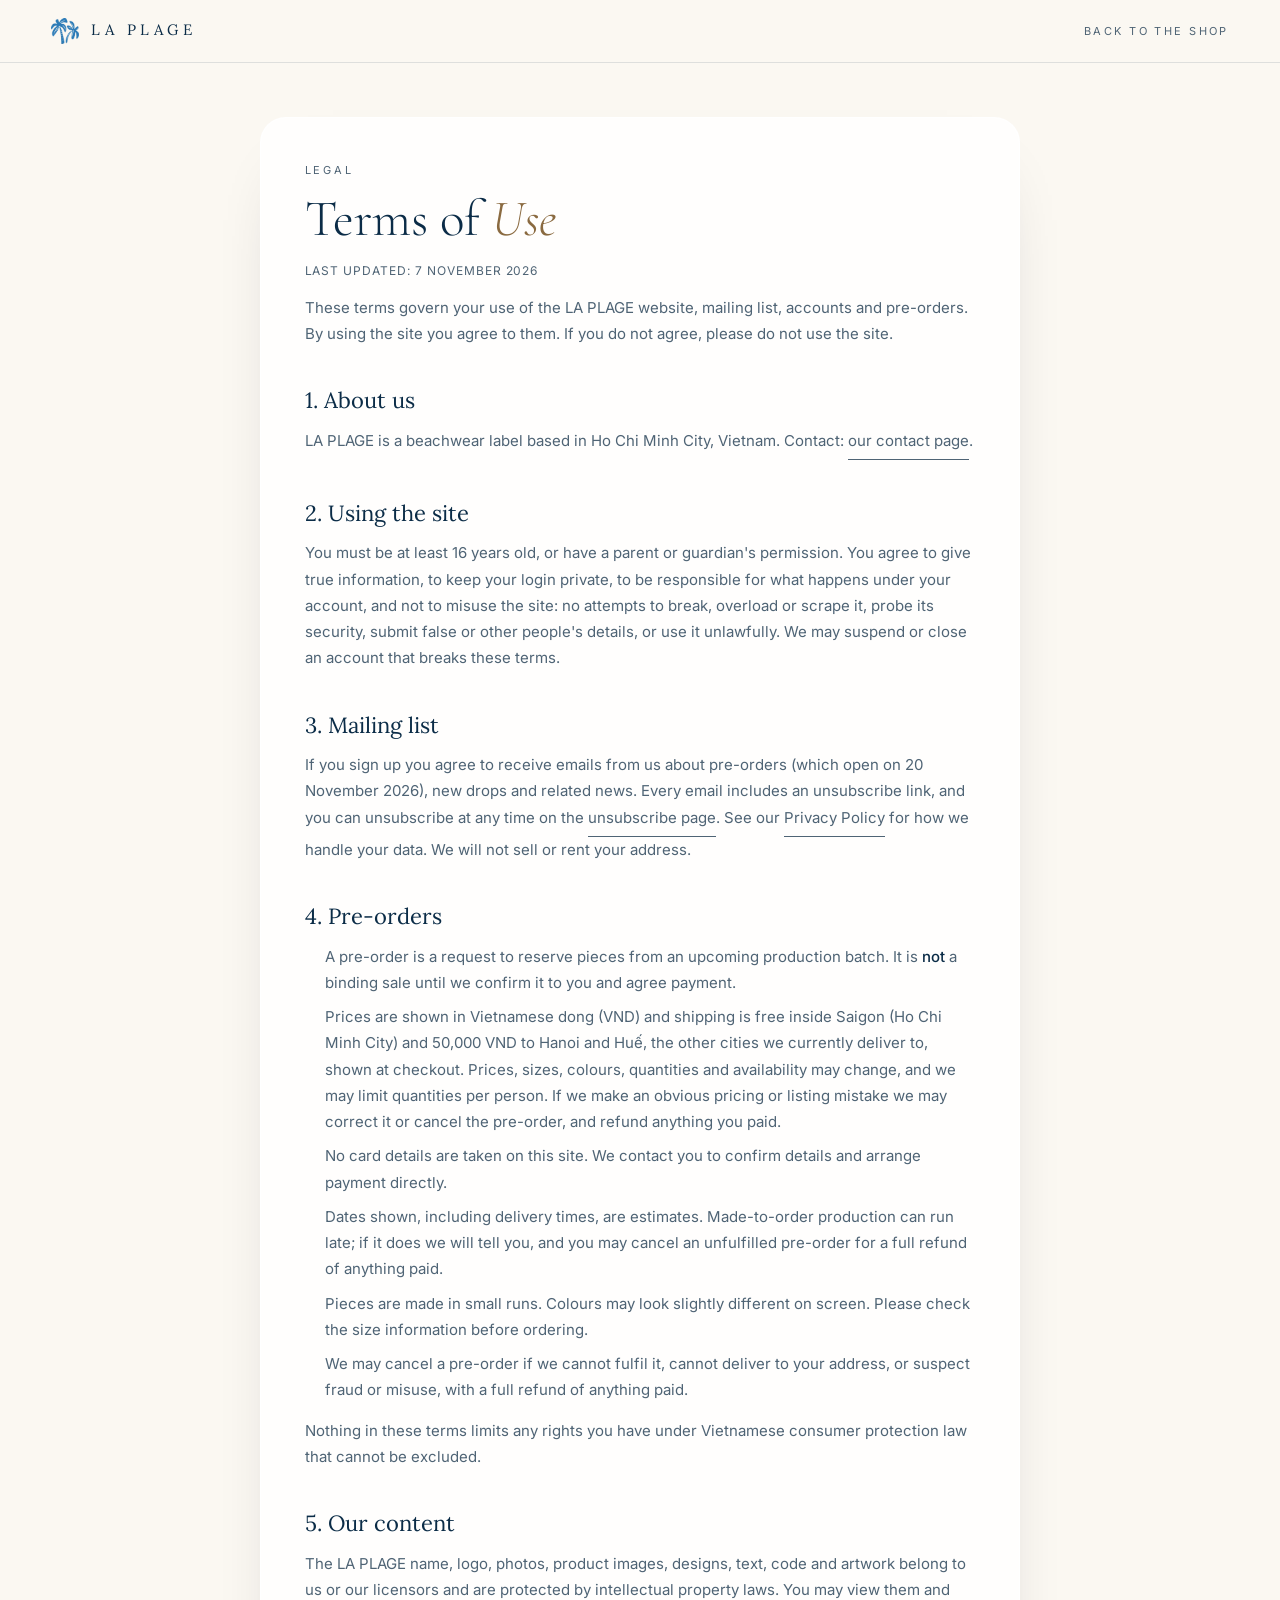
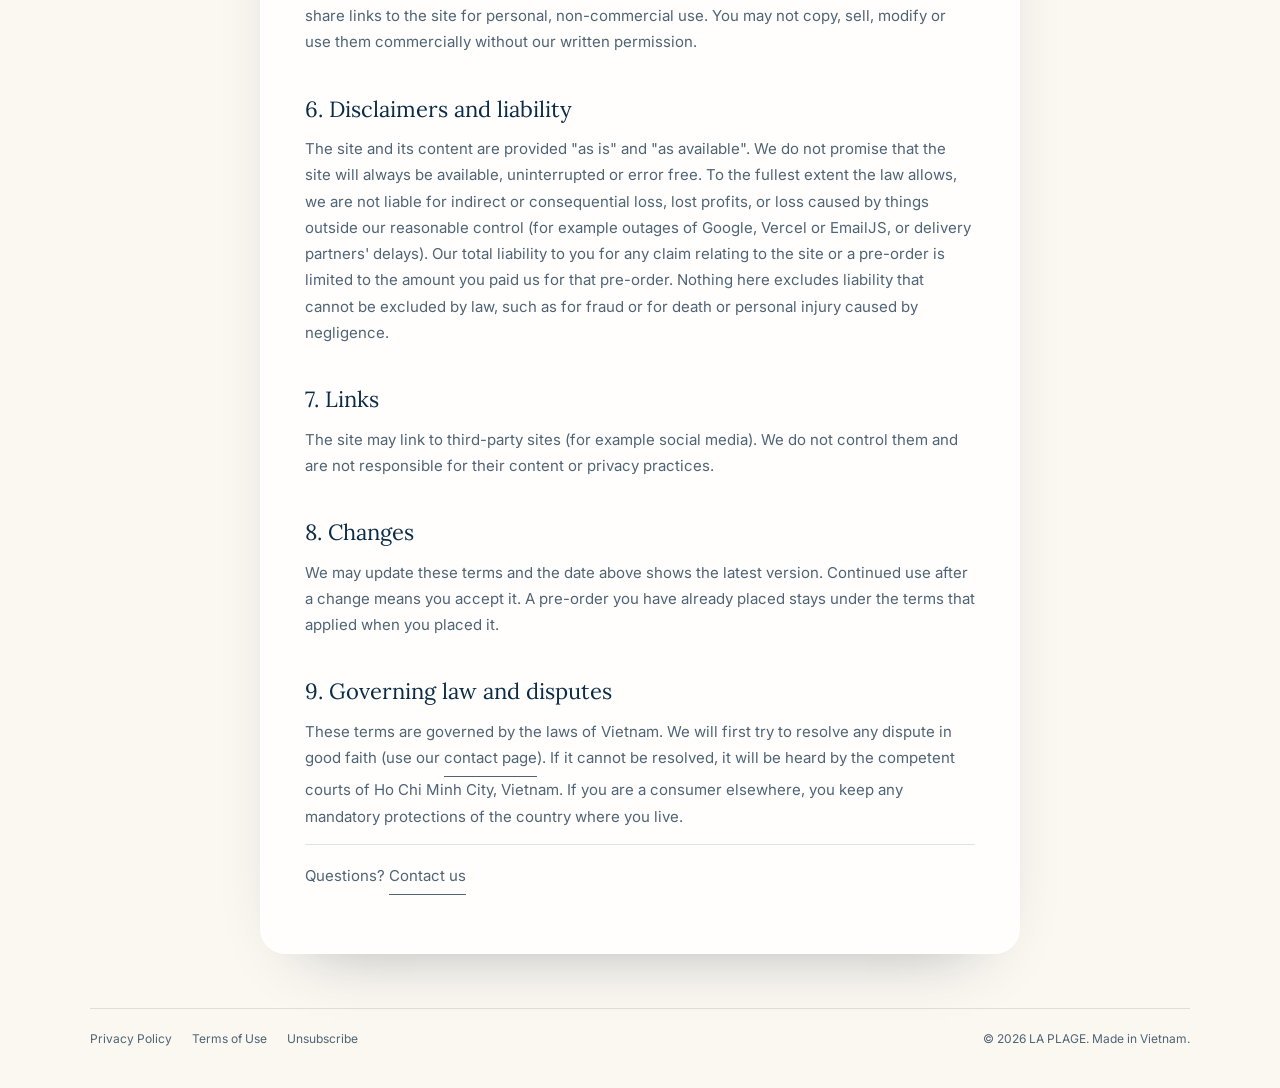
<file: terms.html>
<!doctype html>
<html lang="en" class="no-js">
<head>
  <meta charset="utf-8">
  <meta name="viewport" content="width=device-width, initial-scale=1">
  <title>Terms of Use · LA PLAGE</title>
  <meta name="description" content="The terms for using the LA PLAGE website, mailing list and pre-orders.">
  <meta name="theme-color" content="#FBF8F2">
  <link rel="icon" href="assets/brand/mark.png">
  <link rel="preconnect" href="https://fonts.googleapis.com">
  <link rel="preconnect" href="https://fonts.gstatic.com" crossorigin>
  <link rel="stylesheet" href="https://fonts.googleapis.com/css2?family=Cormorant+Garamond:ital,wght@0,300;1,300&family=Inter:wght@300;400;500&family=Lora:ital,wght@0,400;0,500;1,400;1,500&display=swap">
  <link rel="stylesheet" href="styles.css?v=59">
  <link rel="stylesheet" href="portal/portal.css?v=49">
  <script>document.documentElement.classList.replace('no-js','js')</script>
</head>
<body class="portal">
  <header class="portal__bar">
    <a href="index.html" aria-label="LA PLAGE, back to the shop">
      <img src="assets/brand/mark.png" alt="" width="660" height="603">
      <span class="nav__wordmark">LA PLAGE</span>
    </a>
    <a class="portal__back" href="index.html">Back to the shop</a>
  </header>
  <main class="portal__main">
    <article class="pf-card legal">
      <p class="label">Legal</p>
      <h1 class="pf-title">Terms of <em>Use</em></h1>
      <p class="legal__date">Last updated: 7 November 2026</p>

      <p>These terms govern your use of the LA PLAGE website, mailing list, accounts and pre-orders. By using the site you agree to them. If you do not agree, please do not use the site.</p>

      <h2>1. About us</h2>
      <p>LA PLAGE is a beachwear label based in Ho Chi Minh City, Vietnam. Contact: <a class="link link--underlined" href="contact.html">our contact page</a>.</p>

      <h2>2. Using the site</h2>
      <p>You must be at least 16 years old, or have a parent or guardian's permission. You agree to give true information, to keep your login private, to be responsible for what happens under your account, and not to misuse the site: no attempts to break, overload or scrape it, probe its security, submit false or other people's details, or use it unlawfully. We may suspend or close an account that breaks these terms.</p>

      <h2>3. Mailing list</h2>
      <p>If you sign up you agree to receive emails from us about pre-orders (which open on 20 November 2026), new drops and related news. Every email includes an unsubscribe link, and you can unsubscribe at any time on the <a class="link link--underlined" href="unsubscribe.html">unsubscribe page</a>. See our <a class="link link--underlined" href="privacy.html">Privacy Policy</a> for how we handle your data. We will not sell or rent your address.</p>

      <h2>4. Pre-orders</h2>
      <ul>
        <li>A pre-order is a request to reserve pieces from an upcoming production batch. It is <strong>not</strong> a binding sale until we confirm it to you and agree payment.</li>
        <li>Prices are shown in Vietnamese dong (VND) and shipping is free inside Saigon (Ho Chi Minh City) and 50,000 VND to Hanoi and Huế, the other cities we currently deliver to, shown at checkout. Prices, sizes, colours, quantities and availability may change, and we may limit quantities per person. If we make an obvious pricing or listing mistake we may correct it or cancel the pre-order, and refund anything you paid.</li>
        <li>No card details are taken on this site. We contact you to confirm details and arrange payment directly.</li>
        <li>Dates shown, including delivery times, are estimates. Made-to-order production can run late; if it does we will tell you, and you may cancel an unfulfilled pre-order for a full refund of anything paid.</li>
        <li>Pieces are made in small runs. Colours may look slightly different on screen. Please check the size information before ordering.</li>
        <li>We may cancel a pre-order if we cannot fulfil it, cannot deliver to your address, or suspect fraud or misuse, with a full refund of anything paid.</li>
      </ul>
      <p>Nothing in these terms limits any rights you have under Vietnamese consumer protection law that cannot be excluded.</p>

      <h2>5. Our content</h2>
      <p>The LA PLAGE name, logo, photos, product images, designs, text, code and artwork belong to us or our licensors and are protected by intellectual property laws. You may view them and share links to the site for personal, non-commercial use. You may not copy, sell, modify or use them commercially without our written permission.</p>

      <h2>6. Disclaimers and liability</h2>
      <p>The site and its content are provided "as is" and "as available". We do not promise that the site will always be available, uninterrupted or error free. To the fullest extent the law allows, we are not liable for indirect or consequential loss, lost profits, or loss caused by things outside our reasonable control (for example outages of Google, Vercel or EmailJS, or delivery partners' delays). Our total liability to you for any claim relating to the site or a pre-order is limited to the amount you paid us for that pre-order. Nothing here excludes liability that cannot be excluded by law, such as for fraud or for death or personal injury caused by negligence.</p>

      <h2>7. Links</h2>
      <p>The site may link to third-party sites (for example social media). We do not control them and are not responsible for their content or privacy practices.</p>

      <h2>8. Changes</h2>
      <p>We may update these terms and the date above shows the latest version. Continued use after a change means you accept it. A pre-order you have already placed stays under the terms that applied when you placed it.</p>

      <h2>9. Governing law and disputes</h2>
      <p>These terms are governed by the laws of Vietnam. We will first try to resolve any dispute in good faith (use our <a class="link link--underlined" href="contact.html">contact page</a>). If it cannot be resolved, it will be heard by the competent courts of Ho Chi Minh City, Vietnam. If you are a consumer elsewhere, you keep any mandatory protections of the country where you live.</p>

      <p class="legal__note">Questions? <a class="link link--underlined" href="contact.html">Contact us</a></p>
    </article>
  </main>
  <footer class="legal-foot">
    <nav aria-label="Legal"><a class="link" href="privacy.html">Privacy Policy</a><a class="link" href="terms.html">Terms of Use</a><a class="link" href="unsubscribe.html">Unsubscribe</a></nav>
    <p>&copy; 2026 LA PLAGE. Made in Vietnam.</p>
  </footer>
</body>
</html>
</file>
<file: styles.css>
/* ==========================================================================
   LA PLAGE · beach luxury design system
   Tokens first, then base, components, sections, and the scroll animation system.
   ========================================================================== */

:root {
  /* ---- Colour ---- */
  --white: #FFFFFF;
  --foam: #FBF8F2;          /* warm off-white for quiet surfaces */
  --sand-light: #F6EEDF;
  --sand: #C7A272;
  --sand-ink: #8A6A40;      /* sand darkened for small text on white (AA) */
  --sea: #2B7BB6;
  --sea-deep: #0B2C47;
  --ink: #0B2C47;           /* text colour: deep sea, never black */
  --ink-soft: #4F6475;      /* muted deep sea for secondary text (AA on white) */
  --line: rgba(11, 44, 71, .12);
  --glass: rgba(255, 255, 255, .58);
  --glass-strong: rgba(255, 255, 255, .78);

  /* ---- Type families ---- */
  --serif: "Lora", Georgia, "Times New Roman", serif;
  --display: "Cormorant Garamond", "Lora", Georgia, serif;   /* big, light, high-contrast statements */
  --sans: "Inter", system-ui, -apple-system, "Segoe UI", Helvetica, Arial, sans-serif;

  /* ---- Type scale (fluid) ---- */
  --fs-mega: clamp(52px, 8.6vw, 148px);    /* panel titles */
  --fs-display: clamp(34px, 4.6vw, 76px);  /* hero slogan */
  --fs-h2: clamp(34px, 5vw, 80px);         /* section headlines */
  --fs-lead: clamp(24px, 3.1vw, 44px);     /* story */
  --fs-h3: 19px;                           /* product names */
  --fs-body: 15px;
  --fs-small: 13px;
  --fs-label: 11px;

  /* ---- Tracking & leading ---- */
  --track-display: -.025em;
  --track-label: .26em;
  --track-wordmark: .3em;
  --lh-display: 1.02;
  --lh-body: 1.65;

  /* ---- Space ---- */
  --gutter: clamp(16px, 4vw, 56px);
  --section-y: clamp(110px, 18vh, 210px);
  --bar-h: 34px;
  --nav-h: 72px;

  /* ---- Motion ---- */
  --ease-out: cubic-bezier(.16, 1, .3, 1);
  --ease-expo: cubic-bezier(.76, 0, .24, 1);
  --ease-soft: cubic-bezier(.22, .61, .36, 1);
  --dur-ui: 240ms;
  --dur-reveal: 1100ms;
  --dur-words: 1000ms;
  --dur-clip: 1400ms;

  /* Brand mark (interim: derived from the provided PNG; swap for the palm-only SVG layer) */
  --mark-url: url("assets/brand/mark.png");

}

/* ==========================================================================
   Base
   ========================================================================== */
*, *::before, *::after { box-sizing: border-box; }
html { -webkit-text-size-adjust: 100%; scroll-behavior: smooth; }
html.has-smooth { scroll-behavior: auto; }   /* main.js glides the page itself */
body {
  margin: 0;
  background: var(--white);
  color: var(--ink);
  font-family: var(--sans);
  font-size: var(--fs-body);
  font-weight: 400;
  line-height: var(--lh-body);
  -webkit-font-smoothing: antialiased;
  text-rendering: optimizeLegibility;
  font-kerning: normal;
  overflow-x: hidden;
}
img, video { display: block; max-width: 100%; height: auto; }
a { color: inherit; text-decoration: none; }
ul { list-style: none; margin: 0; padding: 0; }
h1, h2, h3, p, figure { margin: 0; }
button { font: inherit; color: inherit; }
em { font-style: italic; }
::selection { background: var(--sand-light); color: var(--sea-deep); }

.wrap { padding-inline: var(--gutter); }
.section[id], .hero[id] { scroll-margin-top: calc(var(--nav-h) - 1px); }

.visually-hidden {
  position: absolute !important; width: 1px; height: 1px; overflow: hidden;
  clip: rect(0 0 0 0); clip-path: inset(50%); white-space: nowrap;
}
.skip-link {
  position: fixed; top: 8px; left: 8px; z-index: 100;
  padding: 10px 14px; background: var(--sea-deep); color: var(--white);
  font-size: 12px; letter-spacing: .12em; text-transform: uppercase;
  transform: translateY(-160%); transition: transform .3s var(--ease-out);
}
.skip-link:focus { transform: none; }

:focus-visible { outline: 1px solid currentColor; outline-offset: 4px; }

/* ==========================================================================
   Typography
   Lora carries the voice: roman for the statement, italic for the feeling.
   Inter stays small, light and widely tracked for labels and UI.
   ========================================================================== */
.display-2 {
  font-family: var(--serif); font-weight: 400;
  font-size: var(--fs-h2); line-height: var(--lh-display);
  letter-spacing: var(--track-display);
  margin-top: 18px;
  text-wrap: balance;
}
.display-2 em, .hero__title em, .story__text em, .panel__title em, .footer__tag em {
  font-style: italic; font-weight: 400;
  color: var(--sea);
}
.label {
  font-family: var(--sans);
  font-size: var(--fs-label); font-weight: 400;
  letter-spacing: var(--track-label);
  text-transform: uppercase;
  color: var(--ink-soft);
}
/* Numbered section labels: "01 ── The drop" */
.label--index { display: inline-flex; align-items: center; gap: 14px; }
.label--index span {
  font-family: var(--serif); font-style: italic; font-size: 14px;
  letter-spacing: 0; text-transform: none; color: var(--sand-ink);
  display: inline-flex; align-items: center; gap: 14px;
}
.label--index span::after { content: ""; width: 28px; height: 1px; background: currentColor; opacity: .6; }
.label--center { justify-content: center; }

/* ==========================================================================
   Links & buttons
   ========================================================================== */
.ui-btn {
  background: none; border: 0; padding: 0; cursor: pointer;
  font-family: var(--sans); font-size: 12px; font-weight: 400;
  letter-spacing: .18em; text-transform: uppercase;
}

/* Thin underline that draws in on hover */
.link { position: relative; display: inline-block; }
.link::after {
  content: ""; position: absolute; left: 0; right: 0; bottom: -3px; height: 1px;
  background: currentColor;
  transform: scaleX(0); transform-origin: right center;
  transition: transform .7s var(--ease-out);
}
.link:hover::after, .link:focus-visible::after,
a:hover > .link::after, a:focus-visible > .link::after { transform: scaleX(1); transform-origin: left center; }

/* Always underlined; on hover the line retracts and redraws */
.link--underlined {
  font-family: var(--sans); font-size: 12px; font-weight: 400;
  letter-spacing: .22em; text-transform: uppercase; padding-bottom: 6px;
}
.link--underlined::after { transform: scaleX(1); transform-origin: left center; bottom: 0; }
.link--underlined:hover::after, .link--underlined:focus-visible::after,
a:hover > .link--underlined::after, a:focus-visible > .link--underlined::after {
  animation: redraw 1s var(--ease-out);
}
@keyframes redraw {
  0%   { transform: scaleX(1); transform-origin: right center; }
  45%  { transform: scaleX(0); transform-origin: right center; }
  46%  { transform: scaleX(0); transform-origin: left center; }
  100% { transform: scaleX(1); transform-origin: left center; }
}

.btn-outline {
  appearance: none; background: transparent; cursor: pointer; color: var(--sea-deep);
  border: 1px solid var(--sea-deep); border-radius: 0;
  padding: 15px 28px;
  font-family: var(--sans); font-size: 12px; font-weight: 400;
  letter-spacing: .22em; text-transform: uppercase;
  transition: background-color .5s var(--ease-soft), color .5s var(--ease-soft);
}
.btn-outline:hover { background: var(--sea-deep); color: var(--white); }

/* Palm mark, tinted with currentColor via mask */
.palm {
  background-color: currentColor;
  -webkit-mask: var(--mark-url) center / contain no-repeat;
          mask: var(--mark-url) center / contain no-repeat;
  aspect-ratio: 660 / 603;
}

/* ==========================================================================
   Scroll animation system
   Add data-animate="fade-up | fade | words | clip | line" to any element,
   optional data-delay="ms". Add data-stagger="fade-up" to a parent to reveal
   its children one after another (data-stagger-step="ms").
   Elements reveal once, when they enter the viewport.
   ========================================================================== */
.js [data-animate] { --delay: 0ms; }

.js [data-animate="fade-up"] {
  opacity: 0; transform: translate3d(0, 36px, 0);
  transition: opacity var(--dur-reveal) var(--ease-out), transform var(--dur-reveal) var(--ease-out);
  transition-delay: var(--delay);
}
.js [data-animate="fade"] {
  opacity: 0;
  transition: opacity 1400ms var(--ease-soft);
  transition-delay: var(--delay);
}
.js [data-animate="fade-up"].is-visible,
.js [data-animate="fade"].is-visible { opacity: 1; transform: none; }

/* Words rise one by one from behind a mask (hidden until split, so there is no flash) */
.js [data-animate="words"]:not([data-anim-prepared]) { opacity: 0; }
.js [data-animate="words"] .w {
  display: inline-block; overflow: hidden; vertical-align: top;
  padding: 0 .08em .14em 0; margin: 0 -.08em -.14em 0;   /* room for italic overhang and descenders */
}
.js [data-animate="words"] .w__i {
  display: inline-block;
  transform: translate3d(0, 110%, 0) rotate(4deg); transform-origin: left bottom;
  opacity: 0;
  transition:
    transform var(--dur-words) var(--ease-out),
    opacity calc(var(--dur-words) * .6) var(--ease-soft);
  transition-delay: calc(var(--delay) + var(--wi, 0) * 70ms);
}
.js [data-animate="words"].is-visible .w__i { transform: none; opacity: 1; }

/* Images: a curtain lifts while the photo settles */
.js [data-animate="clip"] {
  clip-path: inset(100% 0 0 0);
  transition: clip-path var(--dur-clip) var(--ease-expo);
  transition-delay: var(--delay);
}
.js [data-animate="clip"] img { scale: 1.14; transition: scale calc(var(--dur-clip) + 400ms) var(--ease-out); transition-delay: var(--delay); }
.js [data-animate="clip"].is-visible { clip-path: inset(0 0 0 0); }
.js [data-animate="clip"].is-visible img { scale: 1; }

/* Hairlines draw from the left */
.js [data-animate="line"] {
  transform: scaleX(0); transform-origin: left center;
  transition: transform 1600ms var(--ease-expo);
  transition-delay: var(--delay);
}
.js [data-animate="line"].is-visible { transform: none; }

/* ==========================================================================
   Welcome wave (canvas drawn by intro.js)
   Covers the page from first paint so nothing flashes, then washes away.
   ========================================================================== */
.intro { display: none; }
.js .intro {
  display: block;
  position: fixed; inset: 0; z-index: 200;
  background: linear-gradient(180deg, #34B4B8 0%, #2AA9B2 35%, #1A97A6 70%, #148AA0 100%);   /* matches the first frame of the canvas */
  pointer-events: none;
  transition: opacity 350ms var(--ease-soft);
  animation: intro-failsafe 1ms linear 10s forwards;   /* never trap the page */
}
.js .intro.is-drawing { background: transparent; }
.js .intro.is-leaving { opacity: 0; }
@keyframes intro-failsafe { to { opacity: 0; visibility: hidden; } }
.intro__canvas { position: absolute; inset: 0; width: 100%; height: 100%; display: block; will-change: opacity; }
.intro__brand {
  position: absolute; left: 50%; top: 50%; transform: translate(-50%, -50%);
  display: flex; flex-direction: column; align-items: center; gap: 18px;
  will-change: opacity, transform;
  animation: brand-in 900ms cubic-bezier(.16, 1, .3, 1) both;
  color: var(--white);
  font-family: var(--serif); font-size: clamp(18px, 2vw, 26px); letter-spacing: var(--track-wordmark);
  margin-right: -.3em;
  text-shadow: 0 1px 18px rgba(10, 78, 106, .45);
}
.intro__brand img { width: clamp(46px, 5vw, 70px); filter: brightness(0) invert(1); opacity: .95; }
html.intro-on { overflow: hidden; }
@keyframes brand-in { from { opacity: 0; letter-spacing: .5em; } to { opacity: 1; } }

/* ==========================================================================
   Announcement bar
   ========================================================================== */
.announce {
  position: relative; z-index: 31;
  height: var(--bar-h);
  display: flex; align-items: center; justify-content: center;
  background: var(--sea-deep); color: var(--sand);
  font-size: 10.5px; font-weight: 400; letter-spacing: .24em; text-transform: uppercase;
  text-align: center; padding-inline: 16px;
}
.announce span { margin-inline: .6em; }

/* ==========================================================================
   Sticky navigation (logo + four scroll links, glass on scroll)
   ========================================================================== */
.nav {
  position: fixed; left: 0; right: 0; top: 0; z-index: 30;
  transform: translate3d(0, var(--nav-y, var(--bar-h)), 0);
  height: var(--nav-h);
  color: var(--sea-deep);
  border-bottom: 1px solid transparent;
  transition:
    height var(--dur-ui) var(--ease-out),
    background-color var(--dur-ui) var(--ease-soft),
    border-color var(--dur-ui) var(--ease-soft),
    -webkit-backdrop-filter var(--dur-ui) var(--ease-soft),
    backdrop-filter var(--dur-ui) var(--ease-soft);
}
.nav.is-glass {
  --nav-h: 60px;
  background: var(--glass);
  -webkit-backdrop-filter: blur(18px) saturate(1.6);
          backdrop-filter: blur(18px) saturate(1.6);
  border-bottom-color: rgba(11, 44, 71, .08);
}
@supports not ((backdrop-filter: blur(1px)) or (-webkit-backdrop-filter: blur(1px))) {
  .nav.is-glass { background: rgba(255, 255, 255, .94); }
}
.nav__inner {
  height: 100%;
  display: flex; align-items: center; justify-content: space-between; gap: 24px;
  padding-inline: var(--gutter);
}
.nav__logo { display: inline-flex; align-items: center; gap: 12px; min-height: 44px; }
.nav__mark { width: 30px; height: auto; transition: width var(--dur-ui) var(--ease-out); }
.nav.is-glass .nav__mark { width: 26px; }
.nav__wordmark {
  font-family: var(--serif); font-weight: 400;
  font-size: 15px; letter-spacing: var(--track-wordmark);
  margin-right: -.3em;
}
.nav__links ul { display: flex; gap: clamp(18px, 2.4vw, 36px); }
.nav__links a {
  position: relative; display: inline-flex; align-items: center; min-height: 44px;
  font-size: 11px; font-weight: 400; letter-spacing: .22em; text-transform: uppercase;
  opacity: .78;
  transition: opacity var(--dur-ui) var(--ease-soft);
}
.nav__links a::after {
  content: ""; position: absolute; left: 0; right: .22em; bottom: 10px; height: 1px;
  background: currentColor;
  transform: scaleX(0); transform-origin: right center;
  transition: transform 600ms var(--ease-out);
}
.nav__links a:hover, .nav__links a:focus-visible, .nav__links a[aria-current="true"] { opacity: 1; }
.nav__links a:hover::after, .nav__links a:focus-visible::after, .nav__links a[aria-current="true"]::after {
  transform: scaleX(1); transform-origin: left center;
}
/* Over the photo, before the glass: a faint light halo keeps text legible */
.nav:not(.is-glass) .nav__links a,
.nav:not(.is-glass) .nav__wordmark { text-shadow: 0 0 8px rgba(255, 255, 255, .8), 0 0 2px rgba(255, 255, 255, .6); }

/* Over the welcome photos the nav reads in white */
@media (min-width: 641px) {
  .nav:not(.is-glass) { color: var(--white); }
  .nav:not(.is-glass) .nav__links a,
  .nav:not(.is-glass) .nav__wordmark { text-shadow: 0 1px 12px rgba(11, 44, 71, .35); }
}

/* Phones: logo on top, the four links underneath, glass from the start */
@media (max-width: 640px) {
  :root { --nav-h: 92px; }
  .nav { --nav-h: 92px; background: rgba(255, 255, 255, .42);
         -webkit-backdrop-filter: blur(14px) saturate(1.5); backdrop-filter: blur(14px) saturate(1.5); }
  .nav.is-glass { --nav-h: 84px; background: var(--glass-strong); }
  .nav__inner { flex-direction: column; justify-content: center; gap: 0; }
  .nav__logo { min-height: 40px; }
  .nav__mark { width: 22px; }
  .nav.is-glass .nav__mark { width: 20px; }
  .nav__wordmark { font-size: 13px; }
  .nav__links ul { gap: 18px; }
  .nav__links a { min-height: 40px; font-size: 10px; letter-spacing: .18em; }
  .nav__links a::after { bottom: 8px; }
}

/* ==========================================================================
   Hero: a live ocean (ocean.js), the LA PLAGE logo in 3D, and the drop behind glass
   ========================================================================== */
.hero {
  position: relative; overflow: hidden; isolation: isolate;
  min-height: 100vh; min-height: 100svh;
  margin-top: calc(var(--bar-h) * -1);
  display: flex; align-items: flex-start; justify-content: center;
  background: linear-gradient(180deg, #2A6FA8 0%, #9CC7DE 46%, #0E4A6B 47%, #04243A 100%);   /* shown until the ocean draws, or if it can't */
}
.hero__ocean { position: absolute; inset: 0; z-index: -2; width: 100%; height: 100%; display: block; }
/* a soft veil keeps the words legible and the bottom melts into the white page */
.hero__veil {
  position: absolute; inset: 0; z-index: -1; pointer-events: none;
  background:
    radial-gradient(60% 45% at 50% 30%, rgba(4, 30, 52, .34), rgba(4, 30, 52, 0) 72%),
    linear-gradient(180deg, rgba(4, 30, 52, .35) 0, rgba(4, 30, 52, 0) 160px),
    linear-gradient(180deg, rgba(255, 255, 255, 0) calc(100% - 22vh), rgba(255, 255, 255, .6) calc(100% - 7vh), #fff 100%);
}

.hero__content {
  position: relative; width: 100%; max-width: 1400px;
  padding-top: calc(var(--nav-h) + clamp(10px, 3vh, 40px)); padding-bottom: clamp(90px, 16vh, 170px);
  display: flex; flex-direction: column; align-items: center; text-align: center;
  color: var(--white); text-shadow: 0 1px 24px rgba(4, 30, 52, .35);
}
.hero__label { color: var(--white) !important; font-weight: 400; margin-top: clamp(6px, 1.5vh, 18px); }
.hero__title {
  font-family: var(--serif); font-weight: 400;
  font-size: clamp(30px, 3.6vw, 58px); line-height: 1.04; letter-spacing: var(--track-display);
  margin: 10px 0 clamp(20px, 3.5vh, 40px);
  color: var(--white);
}
.hero__lead { display: inline; }
.hero__lead::after { content: " "; }
/* the slogan: a sunlit gradient drifting through the letters, turning to a new line every few seconds */
@property --sun { syntax: "<percentage>"; inherits: true; initial-value: 0%; }
.slogan {
  display: inline-grid; justify-items: start; vertical-align: top;
  padding-bottom: .12em;
  filter: drop-shadow(0 2px 22px rgba(11, 44, 71, .35));
}
.hero__title .slogan__line {
  grid-area: 1 / 1;
  font-style: italic; white-space: nowrap;
  padding: .04em .12em .26em 0; margin-bottom: -.22em;   /* room for the italic overhang and descenders (g, y), which the gradient would otherwise cut off */
  background: linear-gradient(100deg, #FFE7B0 0%, #FFC27A 22%, #FF9A7A 40%, #FFD9A0 55%, #8FF0E4 75%, #FFE7B0 100%);
  background-size: 260% 100%;
  background-position: var(--sun) 50%;
  -webkit-background-clip: text; background-clip: text;
  color: transparent; text-shadow: none;
  animation: sun-drift 9s ease-in-out infinite alternate;
  opacity: 0; transform: translate3d(0, 55%, 0) rotate(2deg); filter: blur(8px);
  transform-origin: left bottom;
  transition: opacity 900ms var(--ease-soft), transform 1100ms var(--ease-out), filter 900ms var(--ease-soft);
}
.hero__title .slogan__line.is-on  { opacity: 1; transform: none; filter: blur(0); }
.hero__title .slogan__line.is-off { opacity: 0; transform: translate3d(0, -45%, 0) rotate(-1deg); filter: blur(8px); transition-duration: 700ms, 800ms, 700ms; }
@keyframes sun-drift { from { --sun: 0%; } to { --sun: 100%; } }
.hero__cta { white-space: nowrap; margin-top: clamp(28px, 5vh, 52px); }

/* ---- the logo in 3D ----
   Each part is a stack of thin slices a pixel apart: the front slice carries a pearl or gold finish,
   the slices behind it form the solid edge, so the logo has real depth as it turns. */
.logo3d {
  --w: clamp(120px, min(13vw, 22vh), 230px);
  position: relative; width: calc(var(--w) * 1.5); padding: 10px 0 6px;
  perspective: 1100px; cursor: grab; touch-action: pan-y; user-select: none; -webkit-user-select: none;
}
.logo3d.is-grabbing { cursor: grabbing; }
.logo3d__stage { animation: logo-float 7s ease-in-out infinite; transform-style: preserve-3d; }
@keyframes logo-float { 0%, 100% { transform: translate3d(0, 0, 0); } 50% { transform: translate3d(0, -10px, 0); } }
.logo3d__obj { position: relative; transform-style: preserve-3d; will-change: transform; --sheen: 50%; --side-light: 1; }
.logo3d__mark { position: relative; width: var(--w); aspect-ratio: 660 / 603; margin: 0 auto; transform-style: preserve-3d; }
.logo3d__slice {
  position: absolute; inset: 0;
  -webkit-mask: var(--mark-url) center / contain no-repeat; mask: var(--mark-url) center / contain no-repeat;
  transform: translateZ(calc(var(--z) * -1.05px + 13px));
}
/* the polished front: a pearly blue chrome with a sheen that slides as it turns */
.logo3d__slice.is-front, .logo3d__slice.is-back {
  background:
    linear-gradient(115deg, rgba(255, 255, 255, 0) calc(var(--sheen) - 18%), rgba(255, 255, 255, .95) var(--sheen), rgba(255, 255, 255, 0) calc(var(--sheen) + 18%)),
    linear-gradient(160deg, #E9F4FC 0%, #9CC8EA 22%, #3F8FCB 48%, #2B6FA6 62%, #8EC0E6 82%, #E2F1FB 100%);
}
/* the solid edge, shaded by how it faces the light */
.logo3d__slice.is-side { background: linear-gradient(180deg, #2E6E9F, #163F60); filter: brightness(var(--side-light)); }

.logo3d__word { position: relative; margin-top: clamp(10px, 1.8vw, 22px); height: 1.2em; font-size: clamp(26px, 3.1vw, 48px); transform-style: preserve-3d; }
.logo3d__text {
  position: absolute; left: 50%; top: 0; white-space: nowrap; text-align: center;
  font-family: var(--serif); font-weight: 500; letter-spacing: .32em; padding-left: .32em; line-height: 1.2;
  transform: translateX(-50%) translateZ(calc(var(--z) * -1px + 7px));
  text-shadow: none;
}
/* the wordmark in polished gold */
.logo3d__text.is-front, .logo3d__text.is-back {
  background:
    linear-gradient(110deg, rgba(255, 255, 255, 0) calc(var(--sheen) - 15%), rgba(255, 252, 240, .95) var(--sheen), rgba(255, 255, 255, 0) calc(var(--sheen) + 15%)),
    linear-gradient(180deg, #FFF0C8 0%, #E7C17E 34%, #B88A45 58%, #F2D79C 80%, #9C6E31 100%);
  -webkit-background-clip: text; background-clip: text; color: transparent;
}
.logo3d__text.is-side { color: #7A5524; filter: brightness(var(--side-light)); }
/* a soft shadow on the water beneath it */
.logo3d__shadow {
  position: absolute; left: 50%; bottom: -14px; width: 60%; height: 22px; translate: -50% 0; pointer-events: none;
  background: radial-gradient(closest-side, rgba(2, 20, 36, .45), rgba(2, 20, 36, 0));
  animation: logo-shadow 7s ease-in-out infinite;
}
@keyframes logo-shadow { 0%, 100% { transform: scale(1); opacity: .9; } 50% { transform: scale(.86); opacity: .6; } }

/* ---- the drop behind glass ---- */
.glass-row {
  list-style: none; margin: 0; padding: 0;
  display: grid; grid-template-columns: repeat(5, minmax(0, 1fr)); gap: clamp(12px, 1.6vw, 26px);
  width: min(100%, 1040px, 118vh);
}
.glass { text-shadow: none; }
.glass__frame {
  position: relative; display: grid; place-items: center; width: 100%; aspect-ratio: 1 / 1; padding: 12%;
  appearance: none; cursor: pointer; color: inherit;
  border-radius: 22px; border: 1px solid rgba(255, 255, 255, .55);
  background:
    linear-gradient(160deg, rgba(255, 255, 255, .34) 0%, rgba(255, 255, 255, .08) 45%, rgba(255, 255, 255, .16) 100%);
  -webkit-backdrop-filter: blur(14px) saturate(1.3); backdrop-filter: blur(14px) saturate(1.3);
  box-shadow: inset 0 1px 0 rgba(255, 255, 255, .7), inset 0 -18px 40px rgba(4, 30, 52, .12), 0 30px 60px -30px rgba(2, 20, 36, .6);
  transform: perspective(900px) rotateX(var(--ty, 0deg)) rotateY(var(--tx, 0deg));
  transition: transform 500ms var(--ease-out), border-color 400ms var(--ease-soft), background-color 400ms var(--ease-soft);
  overflow: hidden;
}
/* a light reflection that crosses the glass on hover */
.glass__frame::after {
  content: ""; position: absolute; inset: -40%; pointer-events: none;
  background: linear-gradient(115deg, rgba(255, 255, 255, 0) 40%, rgba(255, 255, 255, .45) 50%, rgba(255, 255, 255, 0) 60%);
  transform: translateX(-60%); transition: transform 900ms var(--ease-out);
}
.glass__frame:hover::after, .glass__frame:focus-visible::after { transform: translateX(60%); }
.glass__frame:hover { border-color: rgba(255, 255, 255, .9); }
.glass__frame img {
  width: 100%; height: 100%; object-fit: contain;
  filter: drop-shadow(0 18px 18px rgba(2, 20, 36, .35));
  animation: glass-bob 6s ease-in-out calc(var(--k) * -1.1s) infinite;
  transition: scale 500ms var(--ease-out);
}
.glass__frame:hover img { scale: 1.08; }
@keyframes glass-bob { 0%, 100% { translate: 0 0; } 50% { translate: 0 -7px; } }
.glass__name { margin-top: 14px; font-family: var(--serif); font-size: 15px; color: var(--white); text-shadow: 0 1px 14px rgba(4, 30, 52, .5); }
.glass__price { margin-top: 2px; font-size: 11px; letter-spacing: .16em; color: rgba(255, 255, 255, .85); }

@media (max-width: 900px) {
  .glass-row {
    grid-template-columns: none; grid-auto-flow: column; grid-auto-columns: 42%;
    overflow-x: auto; scroll-snap-type: x mandatory; padding: 4px 4px 10px; scrollbar-width: none;
  }
  .glass-row::-webkit-scrollbar { display: none; }
  .glass { scroll-snap-align: center; }
}
@media (max-width: 760px) {
  .hero__content { padding-top: calc(var(--nav-h) + 6vh); }
  .logo3d { --w: 42vw; }
  .hero__lead { display: block; }
  .hero__lead::after { content: none; }
  .glass-row { grid-auto-columns: 58%; }
}

/* Palms grow up into place once the welcome wave has uncovered them */
.js [data-animate="grow"] {
  opacity: 0; transform: translate3d(0, 6%, 0) scale(.94);
  transition: opacity 1400ms var(--ease-soft), transform 1800ms var(--ease-out);
  transition-delay: var(--delay);
}
.js [data-animate="grow"].is-visible { opacity: 1; transform: none; }

/* ==========================================================================
   The first drop
   ========================================================================== */
.drop { padding: clamp(70px, 12vh, 140px) 0 0; position: relative; }
.drop__head {
  max-width: 1360px; margin-inline: auto;
  display: flex; flex-wrap: wrap; justify-content: space-between; align-items: flex-end; gap: 24px;
  margin-bottom: clamp(44px, 7vh, 80px);
}
.drop__controls { display: flex; align-items: center; gap: 16px; color: var(--ink-soft); }
.drop__controls .ui-btn { font-size: 11px; }
.drop__controls .ui-btn:disabled { opacity: .35; cursor: default; }
.drop__divider { width: 28px; height: 1px; background: var(--line); }

.strip__viewport {
  overflow-x: auto; overflow-y: hidden;
  scroll-snap-type: x mandatory;
  -webkit-overflow-scrolling: touch;
  scrollbar-width: none;
  overscroll-behavior-x: contain;
}
.strip__viewport::-webkit-scrollbar { display: none; }
.strip__track {
  display: flex; gap: clamp(14px, 2vw, 32px);
  padding-inline: var(--gutter);
  width: max-content;
  will-change: transform;
}
.strip__item { width: clamp(250px, 27vw, 430px); flex: none; scroll-snap-align: start; scroll-margin-left: var(--gutter); }

/* Desktop drag mode (enabled by JS on fine pointers) */
.strip.is-draggable .strip__viewport { overflow: hidden; scroll-snap-type: none; cursor: none; touch-action: pan-y; }
.strip__viewport { padding-block: 64px 12px; margin-block: -64px -12px; }   /* room for the pop */
.strip.is-draggable .strip__track { user-select: none; -webkit-user-select: none; }
.strip.is-dragging a { pointer-events: none; }
.strip img { -webkit-user-drag: none; user-select: none; }

.card { display: block; transition: opacity 500ms var(--ease-soft), filter 500ms var(--ease-soft), scale 600ms var(--ease-out); }
.card__media {
  position: relative; background: var(--white);
  aspect-ratio: 4 / 5;
  perspective: 1000px;
}
.card__lift {
  position: absolute; inset: 0;
  transform: translate3d(0, 0, 0) rotateX(0deg) rotateY(0deg) rotate(0deg) scale(1);
  transition: transform 750ms cubic-bezier(.2, 1.3, .35, 1);
  will-change: transform;
}
.card__lift img { width: 100%; height: 100%; object-fit: cover; }
/* Second view (e.g. the back of a tee) fades in on hover */
.card__lift .card__hover { position: absolute; inset: 0; opacity: 0; transition: opacity 600ms var(--ease-soft); }
/* Soft ground shadow that spreads as the garment lifts */
.card__shadow {
  position: absolute; left: 22%; right: 22%; bottom: 13%; height: 6%;
  background: radial-gradient(closest-side, rgba(11, 44, 71, .22), rgba(11, 44, 71, 0));
  opacity: 0; transform: scale(.7);
  transition: opacity 600ms var(--ease-soft), transform 750ms var(--ease-out);
}
.card__quick {
  display: flex; justify-content: space-between; align-items: center; gap: 12px;
  margin-top: 14px;
  opacity: 0; translate: 0 8px;
  transition: opacity 400ms var(--ease-soft), translate 500ms var(--ease-out);
}
.card__sizes { display: flex; gap: 6px; }
.card__sizes span {
  min-width: 28px; padding: 4px 6px; text-align: center;
  border: 1px solid var(--line);
  font-size: 10px; letter-spacing: .1em; color: var(--ink-soft);
}
.card__view {
  font-family: var(--serif); font-style: italic; font-size: 15px; color: var(--sea);
}
.card__view::after { content: " \2192"; font-style: normal; }

@media (hover: hover) and (pointer: fine) {
  /* The hovered piece pops out, tilting toward the cursor; everything else steps back */
  .card:hover .card__lift {
    transform: translate3d(0, -7%, 40px) rotate(-2.5deg) scale(1.13);
  }
  .card:hover .card__shadow { opacity: 1; transform: scale(1.05); }
  .card:hover .card__hover { opacity: 1; }
  .card:hover .card__quick { opacity: 1; translate: 0 0; }
  .strip__track:has(.card:hover) .card:not(:hover) { opacity: .28; filter: saturate(.4) blur(1.5px); scale: .96; }
  .strip.is-dragging .card { opacity: 1 !important; filter: none !important; scale: 1 !important; }
}
.card:focus-visible .card__hover { opacity: 1; }
.card:focus-visible .card__quick { opacity: 1; translate: 0 0; }

.card__meta {
  display: grid; grid-template-columns: 1fr auto; gap: 6px 16px;
  padding-top: 18px; border-top: 1px solid var(--line); margin-top: 4px;
}
.card__name { font-family: var(--serif); font-size: var(--fs-h3); font-weight: 400; line-height: 1.3; }
.card__name em { font-style: italic; }
.card__price { font-size: var(--fs-small); font-weight: 300; font-variant-numeric: tabular-nums; letter-spacing: .02em; padding-top: 3px; }
.card__color {
  grid-column: 1 / -1;
  font-size: 10.5px; font-weight: 400; letter-spacing: var(--track-label); text-transform: uppercase;
  color: var(--sand-ink);
}
.card__dots { display: inline-flex; gap: 4px; margin-right: 8px; vertical-align: -1px; }
.card__dots i { width: 9px; height: 9px; border-radius: 50%; box-shadow: inset 0 0 0 1px rgba(11, 44, 71, .18); }

.strip__progress { margin-top: clamp(36px, 5vh, 56px); }
.strip__progress::before { content: ""; display: block; height: 1px; background: var(--line); }
.strip__progress span {
  display: block; height: 1px; margin-top: -1px; background: var(--sea-deep);
  width: 18%; transform-origin: left; will-change: transform;
}

.drag-cursor {
  position: fixed; left: 0; top: 0; z-index: 25; pointer-events: none;
  width: 84px; height: 84px; margin: -42px 0 0 -42px;
  border-radius: 50%;
  border: 1px solid rgba(11, 44, 71, .45);
  background: rgba(255, 255, 255, .55);
  backdrop-filter: blur(6px); -webkit-backdrop-filter: blur(6px);
  display: grid; place-items: center;
  font-family: var(--serif); font-style: italic; font-size: 14px; letter-spacing: .02em;
  opacity: 0; transform: translate3d(-200px, -200px, 0) scale(.6);
  transition: opacity .35s var(--ease-soft);
}
.drag-cursor span { transition: transform .45s var(--ease-out); }
.drag-cursor.is-visible { opacity: 1; }
.drag-cursor.is-pressed span { transform: scale(.86); }

@media (max-width: 640px) {
  .drop__controls { display: none; }
  .strip__item { width: 76vw; }
}

/* The drop as three rows, one for each line (Lagon, Riva, Marée), each on its own stretch of sand.
   The pieces float over the sand like the Sand collection; the hover pop stays exactly as above. */
.strip--gallery .strip__viewport { overflow: visible; padding: 0; margin: 0; }
.strip--gallery .rows { display: grid; gap: 0; width: auto; padding: 0; transform: none !important; will-change: auto; }
.row {
  position: relative;
  display: grid; grid-template-columns: minmax(200px, 300px) minmax(0, 1fr); gap: clamp(24px, 4vw, 72px); align-items: start;
  padding: clamp(48px, 7vh, 76px) max(var(--gutter), calc((100% - 1360px) / 2));
  background: url("data:image/svg+xml,%3Csvg xmlns='http://www.w3.org/2000/svg' width='160' height='160'%3E%3Cfilter id='n'%3E%3CfeTurbulence type='fractalNoise' baseFrequency='.95' numOctaves='2' stitchTiles='stitch'/%3E%3CfeColorMatrix values='0 0 0 0 .5 0 0 0 0 .38 0 0 0 0 .22 0 0 0 .3 0'/%3E%3C/filter%3E%3Crect width='100%25' height='100%25' filter='url(%23n)'/%3E%3C/svg%3E") 0 0 / 160px 160px, linear-gradient(180deg, #F8EEDB 0%, #F2E1C2 100%);
}
.row:nth-child(even) { background: url("data:image/svg+xml,%3Csvg xmlns='http://www.w3.org/2000/svg' width='160' height='160'%3E%3Cfilter id='n'%3E%3CfeTurbulence type='fractalNoise' baseFrequency='.95' numOctaves='2' stitchTiles='stitch'/%3E%3CfeColorMatrix values='0 0 0 0 .5 0 0 0 0 .38 0 0 0 0 .22 0 0 0 .3 0'/%3E%3C/filter%3E%3Crect width='100%25' height='100%25' filter='url(%23n)'/%3E%3C/svg%3E") 0 0 / 160px 160px, linear-gradient(180deg, #F3E3C6 0%, #EBD4AC 100%); }
/* a wet ripple line where one stretch of sand meets the next */
.row + .row::before { content: ""; position: absolute; left: 0; right: 0; top: -14px; height: 28px; background: url("data:image/svg+xml,%3Csvg xmlns='http://www.w3.org/2000/svg' viewBox='0 0 1440 40' preserveAspectRatio='none'%3E%3Cpath d='M0 22 C 180 6, 360 6, 540 20 S 900 36, 1080 18 S 1320 8, 1440 20' fill='none' stroke='%23fff' stroke-opacity='.8' stroke-width='2'/%3E%3Cpath d='M0 30 C 200 16, 380 16, 560 28 S 920 40, 1100 26 S 1330 18, 1440 28' fill='none' stroke='%23B9965F' stroke-opacity='.25' stroke-width='1.5'/%3E%3C/svg%3E") 0 0 / 100% 100%; pointer-events: none; }
.row__head { color: var(--sea-deep); padding-top: clamp(0px, 4vh, 48px); }
.row__index { font-family: var(--serif); font-style: italic; font-size: 15px; color: var(--sand-ink); }
.row__name { font-family: var(--display); font-weight: 300; font-size: clamp(52px, 5.4vw, 92px); line-height: .95; letter-spacing: -.01em; margin-top: 6px; }
.row__kind { margin-top: 12px; font-size: 10.5px; letter-spacing: var(--track-label); text-transform: uppercase; color: var(--sand-ink); }
.row__note { margin-top: 18px; max-width: 30ch; font-family: var(--serif); font-style: italic; font-size: 15px; line-height: 1.55; color: var(--ink-soft); }
.row__where { margin-top: 18px; font-size: 10px; letter-spacing: var(--track-label); text-transform: uppercase; color: rgba(11, 44, 71, .45); }
.row__items {
  display: grid; grid-template-columns: repeat(auto-fill, minmax(clamp(170px, 16vw, 240px), 1fr));
  gap: clamp(28px, 4vh, 48px) clamp(18px, 2.2vw, 36px);
  counter-reset: piece;
}
.strip--gallery .strip__item { width: auto; counter-increment: piece; }
.strip--gallery .strip__item::before {
  content: "N\B0  " counter(piece, decimal-leading-zero);
  display: block; margin-bottom: 6px;
  font-size: 10px; letter-spacing: var(--track-label); text-transform: uppercase; color: var(--sand-ink);
}
/* each piece floats a little above the sand, gently bobbing, at its own slight tilt, with its shadow on the sand */
.row .card__media { background: transparent; aspect-ratio: 1 / 1; animation: sand-float 6.5s ease-in-out calc(var(--k, 0) * -1.6s) infinite; }
@keyframes sand-float { 0%, 100% { translate: 0 0; } 50% { translate: 0 -8px; } }
.row .card__lift img { object-fit: contain; padding: 6%; rotate: var(--r, 0deg); filter: drop-shadow(0 16px 16px rgba(110, 80, 40, .22)); }
.row .card__shadow { opacity: .6; transform: scale(.82); bottom: 6%; background: radial-gradient(closest-side, rgba(110, 80, 40, .3), rgba(110, 80, 40, 0)); }
.row .card__meta { border-top-color: rgba(138, 106, 64, .25); }
/* Front / Back switch for pieces printed on both sides */
.card__sides { display: flex; gap: 6px; margin-top: 12px; }
.card__side {
  appearance: none; cursor: pointer; padding: 6px 12px; border: 1px solid rgba(138, 106, 64, .35); border-radius: 999px; background: rgba(255, 250, 240, .6);
  font-size: 10px; letter-spacing: .18em; text-transform: uppercase; color: var(--sand-ink);
  transition: background-color 250ms var(--ease-soft), color 250ms var(--ease-soft), border-color 250ms var(--ease-soft);
}
.card__side:hover { border-color: var(--sea-deep); }
.card__side[aria-pressed="true"] { background: var(--sea-deep); border-color: var(--sea-deep); color: var(--sand-light); }
.card__lift img { transition: opacity 180ms var(--ease-soft), transform 360ms var(--ease-out); }
.card__lift img.is-turning { opacity: 0; transform: rotateY(70deg); }
.card__detail {
  margin-top: 10px; max-width: 34ch;
  font-family: var(--serif); font-style: italic; font-size: 13.5px; line-height: 1.5; color: var(--ink-soft);
  display: -webkit-box; -webkit-line-clamp: 2; -webkit-box-orient: vertical; overflow: hidden;
}
.card__detail span {
  font-family: var(--sans); font-style: normal; font-size: 10px; letter-spacing: var(--track-label); text-transform: uppercase;
  color: var(--sand-ink); margin-right: 8px;
}
/* a short note on where the pieces come from, beside the title */
.drop__note { max-width: 36ch; font-family: var(--serif); font-style: italic; font-size: 15px; line-height: 1.6; color: var(--ink-soft); }
.drop__note span { display: block; margin-bottom: 8px; font-family: var(--sans); font-style: normal; font-size: 10.5px; letter-spacing: var(--track-label); text-transform: uppercase; color: var(--sand-ink); }

@media (max-width: 860px) {
  .row { grid-template-columns: minmax(0, 1fr); }
  .row__note { max-width: 40ch; }
}
@media (max-width: 600px) {
  .row__items { grid-template-columns: repeat(2, minmax(0, 1fr)); gap: 32px 14px; }
  .strip--gallery .card__name { font-size: 16px; }
  .strip--gallery .card__meta { grid-template-columns: 1fr; }
  .card__detail { font-size: 12.5px; }
}

/* ==========================================================================
   Interlude: the tide rolls in
   When it comes into view, four layers of water (foam, aqua, sea, deep sea) rush up the screen
   one after another, each with a rolling crest, and the words rise out of the deep. It plays
   again each time you come back down to it.
   ========================================================================== */
/* The section is taller than the screen and its stage stays pinned while you scroll through it,
   so the wave and the words always play out in full view instead of sliding past. */
.tide { position: relative; height: 190vh; background: #fff; }
.tide__stage {
  position: sticky; top: 0; overflow: hidden; isolation: isolate;
  --fade-bottom: 1;
  height: 100vh; height: 100svh;
  display: grid; place-items: center; text-align: center;
}
.tide__sea { position: absolute; inset: 0; z-index: -1; }
.tide__wave {
  --wave: url("data:image/svg+xml,%3Csvg xmlns='http://www.w3.org/2000/svg' viewBox='0 0 720 80' preserveAspectRatio='none'%3E%3Cpath d='M0 80 V40 C 90 8, 180 8, 270 34 S 450 72, 540 44 S 660 10, 720 40 V80 Z'/%3E%3C/svg%3E");
  position: absolute; left: 0; right: 0; bottom: 0; height: 100%;
  background: var(--c);
  transform: translate3d(0, 112%, 0);
  transition: transform 1050ms cubic-bezier(.16, .84, .24, 1) var(--d);
}
/* the rolling crest riding on top of each layer */
.tide__wave::before {
  content: ""; position: absolute; left: 0; bottom: calc(100% - 1px); width: 200%; height: clamp(46px, 7vw, 110px);
  background: var(--c);
  -webkit-mask: var(--wave) 0 0 / 50% 100% repeat-x; mask: var(--wave) 0 0 / 50% 100% repeat-x;
  animation: tide-roll var(--roll) linear infinite;
}
@keyframes tide-roll { to { transform: translate3d(-50%, 0, 0); } }
.tide__wave--foam { --c: #F2FBFB; --d: 0ms;   --roll: 2.6s; }
.tide__wave--aqua { --c: #8ED8DA; --d: 110ms; --roll: 3.4s; }
.tide__wave--sea  { --c: var(--sea); --d: 220ms; --roll: 4.2s; }
.tide__wave--deep { --c: var(--sea-deep); --d: 340ms; --roll: 5.6s; }
.tide.is-in .tide__wave { transform: translate3d(0, 0, 0); }

/* the bottom of the stage settles back into deep sea, so it meets the collections with no line */
.tide__stage::after {
  content: ""; position: absolute; left: 0; right: 0; bottom: 0; height: 26%; pointer-events: none; z-index: 0;
  background: linear-gradient(180deg, rgba(11, 44, 71, 0) 0%, var(--sea-deep) 100%);
}
/* once the deep sea has settled, it stays alive: drifting light, rolling swells, the words breathing */
.tide__life { position: absolute; inset: 0; z-index: -1; pointer-events: none; opacity: 0; transition: opacity 1200ms var(--ease-soft) 900ms; overflow: hidden; }
.tide.is-in .tide__life { opacity: 1; }
.tide__caustics {
  position: absolute; inset: -30%;
  background:
    radial-gradient(28% 22% at 22% 30%, rgba(142, 216, 218, .16), transparent 70%),
    radial-gradient(34% 26% at 74% 22%, rgba(43, 123, 182, .28), transparent 70%),
    radial-gradient(30% 24% at 60% 72%, rgba(142, 216, 218, .12), transparent 70%),
    radial-gradient(26% 20% at 30% 78%, rgba(255, 226, 176, .08), transparent 70%);
  animation: tide-light 16s ease-in-out infinite alternate;
}
@keyframes tide-light {
  from { transform: translate3d(-4%, -2%, 0) rotate(0deg) scale(1); }
  to   { transform: translate3d(5%, 3%, 0) rotate(8deg) scale(1.08); }
}
.tide__swell {
  --wave: url("data:image/svg+xml,%3Csvg xmlns='http://www.w3.org/2000/svg' viewBox='0 0 720 80' preserveAspectRatio='none'%3E%3Cpath d='M0 80 V40 C 90 8, 180 8, 270 34 S 450 72, 540 44 S 660 10, 720 40 V80 Z'/%3E%3C/svg%3E");
  position: absolute; left: 0; width: 200%; bottom: var(--b); height: var(--h);
  background: var(--c);
  -webkit-mask: var(--wave) 0 0 / 50% 100% repeat-x; mask: var(--wave) 0 0 / 50% 100% repeat-x;
  animation: tide-roll var(--roll) linear infinite, swell-bob 5s ease-in-out infinite alternate;
}
.tide__swell--1 { --c: rgba(43, 123, 182, .35); --b: -2%; --h: 22%; --roll: 14s; }
.tide__swell--2 { --c: rgba(142, 216, 218, .18); --b: -6%; --h: 18%; --roll: 9s; animation-direction: reverse, alternate; }
.tide__swell--3 { --c: rgba(255, 255, 255, .08); --b: 76%; --h: 30%; --roll: 22s; transform: scaleY(-1); }
@keyframes swell-bob { from { translate: 0 0; } to { translate: 0 -14px; } }
.tide.is-in .tide__phrase { animation: phrase-breathe 6s ease-in-out 2s infinite; }
@keyframes phrase-breathe { 0%, 100% { transform: translate3d(0, 0, 0); letter-spacing: -.02em; } 50% { transform: translate3d(0, -8px, 0); letter-spacing: -.012em; } }
.tide__phrase em.tide__line {
  background: linear-gradient(100deg, #F6EEDF 0%, #FFE2B0 30%, #9EE6E2 50%, #F6EEDF 70%, #F6EEDF 100%);
  background-size: 250% 100%; background-position: var(--sun) 50%;
  -webkit-background-clip: text; background-clip: text; color: transparent; padding-right: .1em;
}
.tide.is-in .tide__phrase em.tide__line { animation: sun-drift 7s ease-in-out infinite alternate; }

.tide__words { position: relative; color: var(--white); padding-block: 14vh; }
.tide__kicker, .tide__sub {
  opacity: 0; transform: translate3d(0, 18px, 0);
  transition: opacity 900ms var(--ease-soft), transform 1100ms var(--ease-out);
}
.tide__kicker {
  font-size: 10.5px; letter-spacing: .34em; text-transform: uppercase; color: var(--sand);
  transition-delay: 420ms;
}
.tide__phrase {
  margin: 26px 0 30px;
  font-family: var(--display); font-weight: 300;
  font-size: clamp(60px, 11vw, 196px); line-height: .92; letter-spacing: -.02em;
}
.tide__line { display: inline-block; opacity: 0; transform: translate3d(0, 40%, 0); filter: blur(10px); transition: opacity 1000ms var(--ease-soft), transform 1300ms var(--ease-out), filter 1000ms var(--ease-soft); }
.tide__phrase span.tide__line { transition-delay: 460ms; }
.tide__phrase em.tide__line { font-style: italic; color: var(--sand-light); transition-delay: 600ms; }
.tide__sub {
  font-family: var(--serif); font-style: italic; font-size: clamp(15px, 1.3vw, 19px); color: rgba(246, 238, 223, .82);
  transition-delay: 820ms;
}
.tide.is-in .tide__kicker, .tide.is-in .tide__sub { opacity: 1; transform: none; }
.tide.is-in .tide__line { opacity: 1; transform: none; filter: blur(0); }
@media (max-width: 760px) {
  .tide__phrase em.tide__line { display: block; }
}

/* ==========================================================================
   Sea / Sand panels
   ========================================================================== */
/* Two collections side by side. On hover the chosen one breathes wider,
   its pieces fan out like swatch cards, and the light in it comes alive. */
.panels { display: flex; position: relative; }
/* the white page mists into the two collections instead of meeting them at a hard edge */
/* the tide's deep sea fades softly down into both collections: above the water light and the sand pattern, behind the pieces */
.panel__fade { position: absolute; left: 0; right: 0; top: 0; height: clamp(200px, 33vh, 340px); z-index: 1; pointer-events: none; background: var(--tide-fade); }
.panels { --tide-fade: linear-gradient(180deg, var(--sea-deep) 0, rgba(11, 44, 71, .8) clamp(40px, 7vh, 80px), rgba(11, 44, 71, .4) clamp(100px, 17vh, 190px), rgba(11, 44, 71, .12) clamp(150px, 25vh, 270px), rgba(11, 44, 71, 0) clamp(200px, 33vh, 340px)); }
.panel {
  --ease-lux: cubic-bezier(.2, .9, .25, 1);
  position: relative; overflow: hidden; isolation: isolate;
  flex: 1 1 0; min-width: 0;
  min-height: clamp(620px, 92vh, 940px);
  display: flex; align-items: flex-end;
  padding: clamp(32px, 5vw, 72px);
}
.panel--sea  { color: var(--sand-light); background: radial-gradient(120% 80% at 50% 0%, #174A72 0%, #0F3656 40%, var(--sea-deep) 85%); }
.panel--sand {
  color: var(--sea-deep);
  /* real beach sand: wind ripples and grains, lit from the upper left, with a soft sunny wash on top */
  background:
    linear-gradient(180deg, rgba(255, 246, 228, .38) 0%, rgba(255, 246, 228, .12) 45%, rgba(170, 120, 60, .10) 100%),
    url("assets/collections/sand.jpg") 0 0 / 512px 512px repeat,
    #E9D3A8;
}
/* living light: drifting caustics on the sea, a warm sun glow and fine grain on the sand */
.panel__light { position: absolute; inset: -10%; z-index: -2; pointer-events: none; transition: opacity 1200ms var(--ease-soft); }
.panel--sea .panel__light {
  background:
    url("data:image/svg+xml,%3Csvg xmlns='http://www.w3.org/2000/svg' width='420' height='420'%3E%3Cfilter id='c'%3E%3CfeTurbulence type='turbulence' baseFrequency='.011 .02' numOctaves='2' seed='5' stitchTiles='stitch'/%3E%3CfeColorMatrix values='0 0 0 0 .75 0 0 0 0 .9 0 0 0 0 1 -3.6 0 0 0 .95'/%3E%3C/filter%3E%3Crect width='100%25' height='100%25' filter='url(%23c)'/%3E%3C/svg%3E") 0 0 / 520px 520px,
    url("data:image/svg+xml,%3Csvg xmlns='http://www.w3.org/2000/svg' width='420' height='420'%3E%3Cfilter id='c'%3E%3CfeTurbulence type='turbulence' baseFrequency='.016 .028' numOctaves='2' seed='11' stitchTiles='stitch'/%3E%3CfeColorMatrix values='0 0 0 0 .75 0 0 0 0 .9 0 0 0 0 1 -4 0 0 0 .9'/%3E%3C/filter%3E%3Crect width='100%25' height='100%25' filter='url(%23c)'/%3E%3C/svg%3E") 0 0 / 360px 360px;
  mix-blend-mode: screen; opacity: .1;
  animation: caustic-drift 46s linear infinite;
}
@keyframes caustic-drift { to { background-position: 520px 260px, -360px 180px; } }
.panel--sand .panel__light {
  background:
    radial-gradient(40% 32% at var(--gx, 70%) 22%, rgba(255, 214, 160, .55), rgba(255, 214, 160, 0) 70%),
    url("data:image/svg+xml,%3Csvg xmlns='http://www.w3.org/2000/svg' width='160' height='160'%3E%3Cfilter id='n'%3E%3CfeTurbulence type='fractalNoise' baseFrequency='.9' numOctaves='2' stitchTiles='stitch'/%3E%3CfeColorMatrix values='0 0 0 0 .5 0 0 0 0 .38 0 0 0 0 .22 0 0 0 .35 0'/%3E%3C/filter%3E%3Crect width='100%25' height='100%25' filter='url(%23n)'/%3E%3C/svg%3E") 0 0 / 160px 160px;
  opacity: .8;
  animation: sun-wander 18s ease-in-out infinite alternate;
}
@keyframes sun-wander { from { translate: -4% 0; } to { translate: 4% 2%; } }

/* sheen that follows the cursor */
.panel::after {
  content: ""; position: absolute; inset: 0; z-index: -1; pointer-events: none;
  background: radial-gradient(520px circle at var(--mx, 50%) var(--my, 40%), var(--sheen), transparent 60%);
  opacity: 0; transition: opacity 700ms var(--ease-soft);
}
.panel--sea  { --sheen: rgba(120, 190, 235, .16); }
.panel--sand { --sheen: rgba(255, 236, 205, .55); }

.panel__palm {
  position: absolute; z-index: -1;
  width: 70%; left: 15%; top: 30%;
  opacity: .14;
  transition: translate 1800ms var(--ease-lux), scale 1800ms var(--ease-lux), rotate 1800ms var(--ease-lux), opacity 1200ms var(--ease-soft);
}
.panel--sea .panel__palm  { color: var(--sea); }
.panel--sand .panel__palm { color: #8A6236; }   /* one big palm, pressed into the sand like the one under the sea */
.js .panel--sand .panel__palm[data-animate].is-visible { opacity: .2; }
.js .panel__palm[data-animate].is-visible { opacity: .14; }

/* the pieces, each floating in a glass bubble */
/* the whole panel is one link to the drop; the pieces float above it, scattered all over */
.panel__link { position: absolute; inset: 0; z-index: 1; font-size: 0; color: transparent; }
.panel__link:focus-visible { outline: 1px solid currentColor; outline-offset: -8px; }
.panel--sea .panel__link:focus-visible  { outline-color: var(--sand-light); }
.panel--sand .panel__link:focus-visible { outline-color: var(--sea-deep); }
.panel__fan {
  position: absolute; inset: clamp(50px, 9vh, 100px) 0 0; z-index: 2;   /* starts below the mist */
  --size: clamp(140px, 12.5vw, 230px);
  pointer-events: none;
}
.bubble {
  position: absolute; left: var(--x); top: var(--y); margin: 0;
  width: var(--size); aspect-ratio: 1;
  translate: -50% -50%;
  transform: scale(calc(var(--s) * .9));
  transition: transform 1300ms var(--ease-lux);
  transition-delay: calc(var(--i) * 70ms);
}
/* each piece wanders slowly around its spot */
.bubble__flow {
  position: absolute; inset: 0;
  animation: flow var(--flow, 22s) ease-in-out var(--flow-delay, 0s) infinite;
}
@keyframes flow {
  0%, 100% { transform: translate3d(0, 0, 0); }
  25%      { transform: translate3d(var(--fx), calc(var(--fy) * -1), 0); }
  50%      { transform: translate3d(calc(var(--fx) * -.5), var(--fy), 0); }
  75%      { transform: translate3d(calc(var(--fx) * -1), calc(var(--fy) * -.4), 0); }
}
.bubble__float {
  position: absolute; inset: 0;
  animation: bubble-bob var(--bob, 6s) ease-in-out var(--bob-delay, 0s) infinite;
}
@keyframes bubble-bob {
  0%, 100% { transform: translate3d(0, 0, 0) rotate(0deg); }
  30%      { transform: translate3d(3px, -9px, 0) rotate(1.5deg); }
  65%      { transform: translate3d(-4px, -4px, 0) rotate(-1.2deg); }
}
.bubble__glass {
  position: absolute; inset: 0; border-radius: 50%;
  display: grid; place-items: center;
  background:
    radial-gradient(circle at 32% 26%, rgba(255, 255, 255, .5) 0, rgba(255, 255, 255, .12) 16%, rgba(255, 255, 255, 0) 34%),
    radial-gradient(circle at 50% 50%, rgba(255, 255, 255, .02) 0, rgba(255, 255, 255, .04) 55%, var(--rim) 100%);
  box-shadow:
    inset 0 0 0 1px rgba(255, 255, 255, .35),
    inset -14px -20px 38px var(--deep-tint),
    inset 12px 16px 30px rgba(255, 255, 255, .16),
    0 34px 60px -34px var(--drop);
  -webkit-backdrop-filter: blur(2px) saturate(1.35);
          backdrop-filter: blur(2px) saturate(1.35);
  overflow: hidden;
}
/* a faint rainbow film turning slowly around the rim */
.bubble__glass::before {
  content: ""; position: absolute; inset: 0; border-radius: 50%;
  background: conic-gradient(from 0deg, rgba(255, 170, 200, .35), rgba(170, 220, 255, .35), rgba(190, 255, 220, .32), rgba(255, 235, 170, .32), rgba(255, 170, 200, .35));
  -webkit-mask: radial-gradient(circle, transparent 60%, #000 71%, transparent 74%);
          mask: radial-gradient(circle, transparent 60%, #000 71%, transparent 74%);
  mix-blend-mode: screen; opacity: .7;
  animation: film-turn 14s linear infinite;
}
@keyframes film-turn { to { rotate: 360deg; } }
/* the bright window reflection */
.bubble__glass::after {
  content: ""; position: absolute; left: 18%; top: 12%; width: 30%; height: 16%;
  border-radius: 50%; rotate: -32deg;
  background: radial-gradient(closest-side, rgba(255, 255, 255, .9), rgba(255, 255, 255, 0));
  filter: blur(.5px);
}
.bubble__item {
  rotate: var(--r, 0deg);   /* each piece hangs at its own slight tilt */
  width: 78%; height: 78%; object-fit: contain;
  filter: drop-shadow(0 10px 14px rgba(11, 44, 71, .28));
  animation: item-drift calc(var(--bob, 6s) * 1.3) ease-in-out var(--bob-delay, 0s) infinite;
}
@keyframes item-drift {
  0%, 100% { transform: translate3d(0, 2%, 0) rotate(-2deg); }
  50%      { transform: translate3d(0, -3%, 0) rotate(2deg); }
}
.panel--sea  { --rim: rgba(170, 220, 255, .3);  --deep-tint: rgba(70, 150, 210, .32); --drop: rgba(0, 10, 25, .7); }
.panel--sand { --rim: rgba(199, 162, 114, .32); --deep-tint: rgba(199, 162, 114, .3); --drop: rgba(120, 90, 50, .45); }
.panel--sand .bubble__glass { box-shadow: inset 0 0 0 1px rgba(199, 162, 114, .45), inset -14px -20px 38px var(--deep-tint), inset 12px 16px 30px rgba(255, 255, 255, .5), 0 34px 60px -34px var(--drop); }
.bubble figcaption {
  position: absolute; left: 0; right: 0; top: calc(100% + 10px);
  text-align: center; white-space: nowrap;
  font-family: var(--serif); font-style: italic; font-size: 13px;
  opacity: 0; translate: 0 -6px;
  transition: opacity 500ms var(--ease-soft), translate 700ms var(--ease-lux);
}

/* tiny bubbles rising through the sea */
.panel__rise { position: absolute; inset: 0; z-index: -1; pointer-events: none; overflow: hidden; }
.panel__rise span {
  position: absolute; left: var(--x); bottom: -20px;
  width: var(--size); height: var(--size); border-radius: 50%;
  background: radial-gradient(circle at 35% 30%, rgba(255, 255, 255, .8), rgba(255, 255, 255, .08) 60%, rgba(255, 255, 255, .3) 100%);
  box-shadow: inset 0 0 0 1px rgba(255, 255, 255, .35);
  opacity: 0;
  animation: rise var(--dur) linear var(--delay) infinite;
}
@keyframes rise {
  0%   { transform: translate3d(0, 0, 0); opacity: 0; }
  10%  { opacity: .7; }
  50%  { transform: translate3d(var(--sway), -55vh, 0); }
  90%  { opacity: .5; }
  100% { transform: translate3d(0, -110vh, 0); opacity: 0; }
}

/* Sea: fine engraved swell lines, layer behind layer */
.panel__waves { position: absolute; left: 0; right: 0; bottom: 0; height: 46%; z-index: -1; pointer-events: none; overflow: hidden; }
.wave-layer { position: absolute; left: 0; width: 200%; }
.wave-layer svg { display: block; width: 100%; height: 100%; }
.wave-layer path { fill: none; stroke: rgba(196, 229, 247, .5); stroke-width: 1.2; vector-effect: non-scaling-stroke; }
.wave-layer--0 { bottom: 0;   height: 44%; opacity: .55; animation: wave-roll 22s linear infinite, wave-bob 7s ease-in-out infinite alternate; }
.wave-layer--1 { bottom: 30%; height: 34%; opacity: .32; animation: wave-roll 32s linear infinite reverse, wave-bob 9s ease-in-out -3s infinite alternate; }
.wave-layer--2 { bottom: 56%; height: 26%; opacity: .18; animation: wave-roll 46s linear infinite, wave-bob 11s ease-in-out -6s infinite alternate; }
.wave-layer--0 path { stroke: rgba(225, 243, 252, .65); stroke-width: 1.4; }
@keyframes wave-roll { from { transform: translate3d(0, 0, 0); } to { transform: translate3d(-50%, 0, 0); } }
@keyframes wave-bob { from { translate: 0 -5px; } to { translate: 0 6px; } }

/* Sand: dunes, wind ripples and the shoreline */
.panel__beach { position: absolute; inset: 0; z-index: -1; pointer-events: none; overflow: hidden; }
.beach__dune { position: absolute; border-radius: 50% 50% 0 0 / 100% 100% 0 0; filter: blur(28px); }
.beach__dune--a { left: -40%; right: 20%; bottom: 6%; height: 40%; background: linear-gradient(180deg, rgba(255, 248, 232, .7), rgba(255, 248, 232, 0) 80%); }
.beach__dune--b { left: 25%; right: -45%; bottom: 2%; height: 34%; background: linear-gradient(180deg, rgba(205, 168, 118, .4), rgba(205, 168, 118, 0) 80%); }
.beach__ripples {
  position: absolute; left: 0; right: 0; bottom: 8%; height: 58%;
  background: url("data:image/svg+xml,%3Csvg xmlns='http://www.w3.org/2000/svg' width='240' height='40'%3E%3Cpath d='M0 20 Q 30 12 60 20 T 120 20 T 180 20 T 240 20' fill='none' stroke='%23A77E4C' stroke-opacity='.22' stroke-width='1.2'/%3E%3C/svg%3E") 0 0 / 240px 22px repeat;
  -webkit-mask: linear-gradient(180deg, transparent, #000 40%, #000 85%, transparent);
          mask: linear-gradient(180deg, transparent, #000 40%, #000 85%, transparent);
  transform: perspective(500px) rotateX(48deg); transform-origin: 50% 100%;
}
.panel__shore { position: absolute; left: 0; right: 0; bottom: 0; height: 9%; }
.shore__water {
  position: absolute; inset: 0;
  background: linear-gradient(180deg, #8FD6D8 0%, #4FB3C1 45%, #2E93AC 100%);
}
.shore__wet {
  position: absolute; left: 0; right: 0; bottom: 100%; height: 34px;
  background: linear-gradient(0deg, rgba(150, 112, 70, .32), rgba(150, 112, 70, 0));
  transform-origin: 50% 100%;
  animation: shore-wet 7s ease-in-out infinite;
}
.shore__foam {
  position: absolute; left: -2%; width: 104%; bottom: calc(100% - 12px); height: 22px;
  fill: rgba(255, 255, 255, .9);
  filter: drop-shadow(0 -2px 4px rgba(255, 255, 255, .6));
  animation: shore-lap 7s cubic-bezier(.45, 0, .25, 1) infinite;
}
@keyframes shore-lap {
  0%, 100% { transform: translate3d(0, 0, 0) scaleY(.85); }
  42%      { transform: translate3d(-14px, -16px, 0) scaleY(1.2); }
  70%      { transform: translate3d(-6px, -6px, 0) scaleY(1); }
}
@keyframes shore-wet { 0%, 100% { transform: scaleY(.6); opacity: .7; } 45% { transform: scaleY(1.3); opacity: 1; } }
.panel--sand { padding-bottom: calc(clamp(32px, 5vw, 72px) + 9vh); }   /* caption sits above the shoreline */

/* Sand pieces: each hides inside a coconut that cracks open when tapped */
.nut {
  position: absolute; inset: 0; padding: 0; border: 0; background: none; color: inherit;
  appearance: none; cursor: pointer; pointer-events: auto;
  -webkit-tap-highlight-color: transparent;
  transition: scale 500ms var(--ease-lux);
}
.nut:hover { scale: 1.05; }
.nut:focus-visible { outline: 1px solid var(--sea-deep); outline-offset: 6px; border-radius: 50%; }
.coconut__shadow {
  position: absolute; left: 20%; right: 20%; bottom: 2%; height: 9%;
  background: radial-gradient(closest-side, rgba(70, 45, 20, .32), rgba(70, 45, 20, 0));
  animation: coconut-shadow var(--bob, 6s) ease-in-out var(--bob-delay, 0s) infinite;
}
@keyframes coconut-shadow { 0%, 100% { transform: scale(1); opacity: .9; } 30% { transform: scale(.82); opacity: .6; } 65% { transform: scale(.9); opacity: .75; } }

/* the whole coconut bobs and, every few seconds, gives a little wiggle */
.nut__shell {
  position: absolute; left: 12%; right: 12%; bottom: 7%; aspect-ratio: 1;
  transform-origin: 50% 90%; z-index: 1;
  animation:
    nut-bob var(--bob, 6s) ease-in-out var(--bob-delay, 0s) infinite,
    nut-wiggle 3.2s ease-in-out calc(var(--i) * .8s + 1s) infinite;
}
/* its two halves, split along a jagged crack */
.nut__half {
  position: absolute; inset: 0;
  filter: drop-shadow(0 14px 14px rgba(70, 45, 20, .3));
  transition: transform 600ms var(--ease-lux), filter 400ms var(--ease-soft);
}
.nut__half img { width: 100%; height: 100%; display: block; object-fit: contain; }
.nut__half--l { transform-origin: 30% 100%; }
.nut__half--r { transform-origin: 70% 100%; }
.nut__half--l img { clip-path: polygon(0 0, 53% 0, 48% 18%, 55% 34%, 47% 52%, 54% 70%, 48% 86%, 52% 100%, 0 100%); }
.nut__half--r img { clip-path: polygon(52% 0, 100% 0, 100% 100%, 51% 100%, 47% 86%, 53% 70%, 46% 52%, 54% 34%, 47% 18%); }
@keyframes nut-bob { 0%, 100% { translate: 0 0; } 30% { translate: 0 -6px; } 65% { translate: 0 -3px; } }
/* every few seconds the coconut gives a little wiggle, inviting a tap */
/* every few seconds the coconut jiggles, as if the piece inside wants out */
@keyframes nut-wiggle { 0%, 70%, 100% { rotate: 0deg; } 74% { rotate: -6deg; } 78% { rotate: 5deg; } 82% { rotate: -4deg; } 86% { rotate: 2deg; } 90% { rotate: 0deg; } }
/* it already sits a little cracked, and the crack widens with each jiggle */
.bubble--coconut:not(.is-open) .nut__half--l { animation: nut-peek-l 3.2s ease-in-out calc(var(--i) * .8s + 1s) infinite; }
.bubble--coconut:not(.is-open) .nut__half--r { animation: nut-peek-r 3.2s ease-in-out calc(var(--i) * .8s + 1s) infinite; }
@keyframes nut-peek-l { 0%, 66%, 100% { transform: translate3d(-5%, 1%, 0) rotate(-5deg); } 78% { transform: translate3d(-9%, 2%, 0) rotate(-9deg); } }
@keyframes nut-peek-r { 0%, 66%, 100% { transform: translate3d(5%, 1%, 0) rotate(5deg); } 78% { transform: translate3d(9%, 2%, 0) rotate(9deg); } }
@keyframes nut-shake { 0%, 100% { rotate: 0deg; } 20% { rotate: -7deg; } 40% { rotate: 6deg; } 60% { rotate: -4deg; } 80% { rotate: 3deg; } }

/* once it is open, a half coconut with its white flesh sits where it stood */
.nut__inside {
  position: absolute; left: 10%; right: 10%; bottom: -2%; aspect-ratio: 327 / 311;
  background: url("assets/collections/coconut-half.webp") center / contain no-repeat;
  filter: drop-shadow(0 12px 12px rgba(70, 45, 20, .3));
  opacity: 0; scale: .4;
  transition: opacity 300ms var(--ease-soft), scale 500ms var(--ease-lux);
}

/* the piece waiting inside: a corner of it peeks out of the crack and over the rim */
.nut__piece {
  position: absolute; left: 6%; right: 6%; top: -12%; bottom: 22%; z-index: 0;
  display: grid; place-items: center;
  opacity: 1; transform: translate3d(0, 16%, 0) scale(.66) rotate(-6deg);
  transition: opacity 300ms var(--ease-soft), transform 500ms var(--ease-lux);
}
.bubble--coconut:not(.is-open) .nut__piece { animation: nut-peek-piece 3.2s ease-in-out calc(var(--i) * .8s + 1s) infinite; }
@keyframes nut-peek-piece { 0%, 66%, 100% { translate: 0 0; } 78% { translate: 0 -7%; } }

/* Sand pieces float free in the warm air, no glass */
.bubble--free .bubble__float { display: grid; place-items: center; }
.bubble--free .bubble__item { width: 92%; height: 92%; filter: drop-shadow(0 22px 20px rgba(90, 60, 30, .3)); }
.bubble--coconut .bubble__item { width: 100%; height: 100%; filter: drop-shadow(0 18px 18px rgba(90, 60, 30, .3)); }

/* a few drops of coconut water */
.splash {
  position: absolute; left: 50%; top: 46%; width: 7px; height: 9px; margin-left: -3.5px;
  border-radius: 50% 50% 50% 50% / 60% 60% 40% 40%;
  background: radial-gradient(circle at 35% 30%, #fff, rgba(240, 248, 250, .7));
  box-shadow: 0 0 0 1px rgba(199, 162, 114, .25);
  --sx: calc((var(--k) - 1.5) * 30px);
  opacity: 0;
}
@keyframes splash {
  0%   { transform: translate3d(0, 0, 0) scale(.4); opacity: 1; }
  55%  { transform: translate3d(var(--sx), calc(-46px - var(--k) * 6px), 0) scale(1); opacity: 1; }
  100% { transform: translate3d(calc(var(--sx) * 1.5), 14px, 0) scale(.7); opacity: 0; }
}

/* a little mound of sand each coconut sits in */
.nut__mound {
  position: absolute; left: 4%; right: 4%; bottom: -2%; height: 26%; border-radius: 50%; pointer-events: none;
  background:
    url("data:image/svg+xml,%3Csvg xmlns='http://www.w3.org/2000/svg' width='120' height='120'%3E%3Cfilter id='n'%3E%3CfeTurbulence type='fractalNoise' baseFrequency='1.1' numOctaves='2' stitchTiles='stitch'/%3E%3CfeColorMatrix values='0 0 0 0 .45 0 0 0 0 .33 0 0 0 0 .18 0 0 0 .55 0'/%3E%3C/filter%3E%3Crect width='100%25' height='100%25' filter='url(%23n)'/%3E%3C/svg%3E") 0 0 / 120px 120px,
    radial-gradient(closest-side, #E9D2A6 0%, #E3C793 55%, rgba(227, 199, 147, 0) 100%);
}
@keyframes hint-bob { 0%, 100% { transform: translate3d(0, 0, 0); } 50% { transform: translate3d(0, -6px, 0); } }
.bubble.is-open .nut__piece { cursor: zoom-in; }

/* Sea bubbles pop: the glass swells and bursts into droplets, and the piece is set free */
.bubble[data-pop] .bubble__item { position: absolute; left: 11%; top: 11%; width: 78%; height: 78%; transition: translate 700ms var(--ease-out), scale 700ms var(--ease-out); }
.bubble[data-pop] .bubble__glass { -webkit-backdrop-filter: none; backdrop-filter: none; transition: transform 260ms cubic-bezier(.3, 1.6, .5, 1), opacity 200ms ease-in 120ms; }
.bubble.is-popped .bubble__glass { transform: scale(1.22); opacity: 0; }
.bubble.is-popped .bubble__item { translate: 0 4%; scale: 1.1; filter: drop-shadow(0 18px 18px rgba(0, 10, 25, .45)); }
.bubble:not(.is-popped) .bubble__glass { transition: transform 1400ms var(--ease-out), opacity 1400ms var(--ease-soft); }   /* forms again slowly */
.pop-drop {
  position: absolute; left: 50%; top: 50%; width: 7px; height: 7px; margin: -3.5px 0 0 -3.5px; border-radius: 50%;
  background: radial-gradient(circle at 35% 30%, #fff, rgba(200, 235, 255, .6));
  opacity: 0; pointer-events: none;
}
.bubble.is-popped .pop-drop { animation: pop-drop 620ms cubic-bezier(.2, .7, .3, 1) both; }
@keyframes pop-drop {
  0%   { opacity: 1; transform: rotate(var(--a)) translate3d(0, -38%, 0) scale(1); }
  100% { opacity: 0; transform: rotate(var(--a)) translate3d(0, calc(var(--l) * -2.2), 0) scale(.4); }
}
.bubble.is-popped { cursor: zoom-in; }

/* the free pieces and sea bubbles can be tapped to see them */
.bubble[data-view] { pointer-events: auto; cursor: pointer; }
.bubble[data-view]:focus { outline: none; }
.bubble[data-view]:focus-visible .bubble__float { outline: 1px solid currentColor; outline-offset: 6px; border-radius: 50%; }
.bubble[data-view]:hover .bubble__float { scale: 1.06; }
.bubble__float { transition: scale 500ms var(--ease-out); }

/* cracked open */
.bubble.is-open { z-index: 2; }
.is-open .nut__shell { animation: nut-shake 380ms ease-in-out; }
.is-open .nut__half { transition: transform 900ms cubic-bezier(.3, 1.45, .55, 1) 380ms, filter 500ms var(--ease-soft) 380ms; }
.is-open .nut__half--l { transform: translate3d(-42%, 12%, 0) rotate(-32deg); filter: drop-shadow(3px 0 0 #FBF6EC) drop-shadow(0 14px 14px rgba(70, 45, 20, .3)); }
.is-open .nut__half--r { transform: translate3d(42%, 12%, 0) rotate(32deg); filter: drop-shadow(-3px 0 0 #FBF6EC) drop-shadow(0 14px 14px rgba(70, 45, 20, .3)); }
.is-open .nut__inside { opacity: 1; scale: 1; transition: opacity 400ms var(--ease-soft) 380ms, scale 700ms var(--ease-lux) 380ms; }
.is-open .nut__piece {
  z-index: 2; opacity: 1; transform: translate3d(0, -22%, 0) scale(.9);
  transition: opacity 400ms var(--ease-soft) 460ms, transform 1000ms cubic-bezier(.3, 1.5, .5, 1) 440ms;
}
.is-open .splash { animation: splash 900ms cubic-bezier(.2, .7, .4, 1) 400ms both; }
.bubble.is-open figcaption { opacity: .85; translate: 0 0; transition-delay: 700ms; }
.bubble--coconut figcaption { top: calc(100% + 4px); }

/* caption */
.panel__caption { position: relative; z-index: 1; pointer-events: none; max-width: 380px; transition: translate 1100ms var(--ease-lux); }
.panel--sea .label, .panel--sea .label--index span { color: var(--sand); }
.panel--sand .label { color: var(--sand-ink); }
.panel__title {
  font-family: var(--serif); font-weight: 400;
  font-size: clamp(60px, 7.6vw, 128px); line-height: 1; letter-spacing: .2em;
  text-transform: uppercase; white-space: nowrap;   /* SAND and SEA stay on one line */
  margin: 16px -.2em 12px 0;
}
.panel__title em { font-style: normal; }
.panel__title .w { padding-top: .18em; margin-top: -.18em; }   /* room for letters lifting */
.ltr {
  display: inline-block;
  -webkit-background-clip: text; background-clip: text; color: transparent;
  background-size: 320% 100%;
}
/* Sea: pearl-white letters rolling like a swell, a cool light passing through them */
.panel--sea .ltr {
  background-image: linear-gradient(100deg, #F6EEDF 0%, #FFFFFF 30%, #9FD3EA 46%, #FFFFFF 58%, #F6EEDF 100%);
  animation: letter-swell 4.4s ease-in-out calc(var(--k) * .22s) infinite, letter-light 7s linear calc(var(--k) * .3s) infinite;
}
@keyframes letter-swell {
  0%, 100% { transform: translate3d(0, 0, 0) rotate(0deg); }
  35%      { transform: translate3d(0, -.09em, 0) rotate(-2deg); }
  70%      { transform: translate3d(0, .03em, 0) rotate(1deg); }
}
/* Sand: golden letters with a slow sunlit shimmer, settling gently */
.panel--sand .ltr {
  background-image: linear-gradient(100deg, #4F3518 0%, #7A5527 26%, #B8894C 44%, #F2D7A2 50%, #B8894C 56%, #7A5527 74%, #4F3518 100%);
  filter: drop-shadow(0 2px 10px rgba(255, 244, 222, .55));   /* lifts the title off the sand */
  animation: letter-settle 6s ease-in-out calc(var(--k) * .35s) infinite, letter-light 8s linear calc(var(--k) * .28s) infinite;
}
@keyframes letter-settle {
  0%, 100% { transform: translate3d(0, 0, 0); }
  50%      { transform: translate3d(0, -.04em, 0); }
}
@keyframes letter-light { from { background-position: 100% 0; } to { background-position: -220% 0; } }
.panel__count { font-size: 11px; letter-spacing: var(--track-label); text-transform: uppercase; opacity: .7; margin-bottom: 16px; }
.panel__text { font-size: var(--fs-body); font-weight: 300; line-height: 1.6; margin-bottom: 28px; opacity: .9; }
.panel__cta {
  position: relative; display: inline-flex; align-items: center; gap: 14px; padding-bottom: 8px;
  font-size: 12px; letter-spacing: .22em; text-transform: uppercase;
}
.panel__cta::after {
  content: ""; position: absolute; left: 0; bottom: 0; height: 1px; width: 100%;
  background: currentColor; opacity: .45;
  transform-origin: left; transform: scaleX(.42);
  transition: transform 900ms var(--ease-lux), opacity 600ms var(--ease-soft);
}
.panel__arrow { position: relative; width: 22px; height: 1px; background: currentColor; transition: width 900ms var(--ease-lux); }
.panel__arrow::after {
  content: ""; position: absolute; right: 0; top: -3px; width: 7px; height: 7px;
  border-top: 1px solid currentColor; border-right: 1px solid currentColor; rotate: 45deg;
}


@media (hover: hover) and (pointer: fine) and (min-width: 761px) {
  .panel:hover::after { opacity: 1; }
  .panel--sea:hover .panel__light  { opacity: .2; }
  .panel--sand:hover .panel__light { opacity: .85; }
  .panel:hover .panel__palm { translate: 0 -3%; scale: 1.06; rotate: -2deg; opacity: .2; }
  .panel:hover .panel__caption { translate: 0 -10px; }
  .panel:hover .panel__cta::after { transform: scaleX(1); opacity: 1; }
  .panel:hover .panel__arrow { width: 40px; }
}
/* fanned out: on hover with a mouse, always on touch screens */
@media (hover: hover) and (pointer: fine) {
  .panel:hover .bubble, .panel:focus-within .bubble {
    transform: translate3d(calc(var(--dx) * 28px), calc(var(--dy) * 20px), 0) scale(var(--s));
  }
  .panel:hover .bubble figcaption { opacity: .85; translate: 0 0; transition-delay: calc(350ms + var(--i) * 60ms); }
}
@media (hover: none), (pointer: coarse) {
  .bubble { transform: scale(var(--s)); }
  .panel__cta::after { transform: scaleX(1); }
}

@media (max-width: 760px) {
  .panels { flex-direction: column; }
  .panel { min-height: 86svh; }
  .panel__fan { --size: 27vw; }
  .bubble { left: var(--mx, var(--x)); top: var(--my, var(--y)); transform: scale(var(--ms, var(--s))); }
}

/* drop filter chips */
.drop__filter { display: flex; gap: 8px; margin-left: auto; }
.chip {
  appearance: none; cursor: pointer; background: transparent; color: var(--sea-deep);
  min-height: 36px; padding: 0 16px; border: 1px solid var(--line); border-radius: 0;
  font-family: var(--sans); font-size: 11px; letter-spacing: .2em; text-transform: uppercase;
  transition: background-color 300ms var(--ease-soft), color 300ms var(--ease-soft), border-color 300ms var(--ease-soft);
}
.chip:hover { border-color: var(--sea-deep); }
.chip[aria-pressed="true"] { background: var(--sea-deep); color: var(--white); border-color: var(--sea-deep); }
@media (max-width: 640px) { .drop__filter { margin-left: 0; } }

/* ==========================================================================
   Story
   ========================================================================== */
/* a soft sand-coloured swell rises over the collections, and the story fades into the white below */
.story { position: relative; background: linear-gradient(180deg, var(--sand-light) 0%, var(--sand-light) 70%, #fff 100%); }
.story::before {
  content: ""; position: absolute; left: 0; right: 0; bottom: 100%; height: clamp(40px, 6vw, 90px); pointer-events: none;
  background: var(--sand-light);
  -webkit-mask: url("data:image/svg+xml,%3Csvg xmlns='http://www.w3.org/2000/svg' viewBox='0 0 1440 90' preserveAspectRatio='none'%3E%3Cpath d='M0 90 V52 C 240 10, 480 10, 720 46 S 1200 84, 1440 30 V90 Z'/%3E%3C/svg%3E") 0 0 / 100% 100%;
          mask: url("data:image/svg+xml,%3Csvg xmlns='http://www.w3.org/2000/svg' viewBox='0 0 1440 90' preserveAspectRatio='none'%3E%3Cpath d='M0 90 V52 C 240 10, 480 10, 720 46 S 1200 84, 1440 30 V90 Z'/%3E%3C/svg%3E") 0 0 / 100% 100%;
}
.story__inner {
  max-width: 1000px; margin: 0 auto; text-align: center;
  padding-block: clamp(120px, 22vh, 240px) clamp(40px, 7vh, 80px);
  display: flex; flex-direction: column; align-items: center;
}
.story__mark { width: 44px; height: auto; margin-bottom: 28px; }
.story__text {
  font-family: var(--serif); font-weight: 400;
  font-size: var(--fs-lead); line-height: 1.3; letter-spacing: -.012em;
  max-width: 24ch; margin: 30px 0 48px;
  text-wrap: balance;
}

/* Why LA PLAGE: what the brand is for, under the story line */
.why {
  max-width: 1200px; margin: 0 auto; padding-bottom: clamp(100px, 16vh, 180px);
  display: grid; grid-template-columns: minmax(0, 1.05fr) minmax(0, 1fr); gap: clamp(40px, 6vw, 110px); align-items: start;
  text-align: left; color: var(--sea-deep);
}
.why__title {
  margin: 18px 0 26px;
  font-family: var(--display); font-weight: 300; font-size: clamp(38px, 4.2vw, 68px); line-height: 1.02; letter-spacing: -.01em;
}
.why__title em { font-style: italic; color: var(--sand-ink); }
.why__lead { max-width: 46ch; font-family: var(--serif); font-size: 17px; line-height: 1.7; color: var(--ink-soft); }
.why__lead + .why__lead { margin-top: 16px; }
.why__points { list-style: none; margin: 0; padding: 0; display: grid; gap: 0; }
.why__point {
  display: grid; grid-template-columns: 34px minmax(0, 1fr); grid-template-rows: auto auto; column-gap: 18px; row-gap: 8px; align-content: start;
  padding: 26px 0; border-top: 1px solid rgba(138, 106, 64, .25);
}
.why__name, .why__text { grid-column: 2; margin: 0; }
.why__point:last-child { border-bottom: 1px solid rgba(138, 106, 64, .25); }
.why__num { grid-column: 1; grid-row: 1; font-family: var(--serif); font-style: italic; font-size: 15px; color: var(--sand-ink); padding-top: 4px; }
.why__name { font-family: var(--display); font-weight: 300; font-size: clamp(24px, 2.2vw, 32px); line-height: 1.15; }
.why__text { font-size: 14.5px; line-height: 1.65; color: var(--ink-soft); }
@media (max-width: 860px) {
  .why { grid-template-columns: minmax(0, 1fr); }
}

/* ==========================================================================
   Lookbook
   ========================================================================== */
.lookbook { padding: var(--section-y) 0 clamp(120px, 20vh, 220px); }
.lookbook__head { margin-bottom: clamp(52px, 9vh, 104px); }
.lookbook__grid {
  display: grid; grid-template-columns: repeat(3, 1fr);
  gap: clamp(14px, 2.4vw, 40px); align-items: start;
}
.look--low { margin-top: clamp(60px, 12vw, 180px); }
.look:nth-child(3) { margin-top: clamp(24px, 5vw, 72px); }
.look__frame { overflow: hidden; aspect-ratio: 9 / 14; background: var(--sand-light); }
.look__frame img {
  width: 100%; height: 118%; object-fit: cover;
  margin-top: -9%;
  will-change: transform;
}
.look figcaption {
  display: flex; align-items: baseline; gap: 14px; padding-top: 16px;
  font-family: var(--serif); font-style: italic; font-size: 15px; color: var(--ink-soft);
}
.look figcaption span {
  font-family: var(--sans); font-style: normal; font-weight: 400;
  letter-spacing: var(--track-label); text-transform: uppercase; font-size: 10.5px; color: var(--sea-deep);
}

@media (max-width: 760px) {
  .lookbook__grid { grid-template-columns: 1fr 1fr; }
  .look:first-child { grid-column: 1 / -1; width: 78%; }
  .look--low { margin-top: 0; }
  .look:nth-child(3) { margin-top: 64px; }
}

/* ==========================================================================
   Private access
   ========================================================================== */
.access { background: linear-gradient(180deg, #fff 0%, var(--foam) 30%); }
.access__inner {
  max-width: 760px; margin: 0 auto; text-align: center;
  padding-block: clamp(120px, 20vh, 210px);
  display: flex; flex-direction: column; align-items: center;
}
.access__text { color: var(--ink-soft); font-weight: 300; margin: 22px 0 48px; }
.access__form { display: flex; gap: 20px; align-items: flex-end; width: 100%; max-width: 560px; }
.access__input {
  flex: 1; min-width: 0;
  appearance: none; border: 0; border-bottom: 1px solid var(--sea-deep); border-radius: 0;
  background: transparent; padding: 14px 0;
  font-family: var(--serif); font-style: italic; font-size: 17px; color: var(--sea-deep);
  transition: border-color .4s var(--ease-soft);
}
.access__input::placeholder { color: #7A8B98; }
.access__input:focus { outline: none; border-bottom-color: var(--sea); }
.access__input:focus-visible { outline: none; box-shadow: 0 1px 0 0 var(--sea); }
.access__input[aria-invalid="true"] { border-bottom-color: #A23B2A; }
.access__form { flex-wrap: wrap; }
.access__input { flex: 1 1 260px; }
.access__trap { position: absolute; left: -9999px; width: 1px; height: 1px; overflow: hidden; }
.access__consent { flex: 1 1 100%; display: flex; gap: 10px; align-items: flex-start; text-align: left; font-size: 12.5px; line-height: 1.55; color: var(--ink-soft); }
.access__consent a, .footer__legal a { text-transform: none; letter-spacing: 0; font-size: inherit; }

.access__consent input { margin-top: 3px; width: 16px; height: 16px; flex: none; accent-color: var(--sea-deep); }
.access__status { min-height: 1.6em; margin-top: 18px; font-size: 13px; color: var(--ink-soft); }
.access__status.is-error { color: #A23B2A; }

@media (max-width: 520px) {
  .access__form { flex-direction: column; align-items: stretch; }
  .access__input { flex: none; }
}

/* ==========================================================================
   Footer
   ========================================================================== */
/* the footer arrives as a deep-sea swell */
.footer { position: relative; }
.footer::before {
  content: ""; position: absolute; left: 0; right: 0; bottom: 100%; height: clamp(40px, 6vw, 90px); pointer-events: none;
  background: var(--sea-deep);
  -webkit-mask: url("data:image/svg+xml,%3Csvg xmlns='http://www.w3.org/2000/svg' viewBox='0 0 1440 90' preserveAspectRatio='none'%3E%3Cpath d='M0 90 V40 C 300 84, 560 84, 820 44 S 1260 6, 1440 50 V90 Z'/%3E%3C/svg%3E") 0 0 / 100% 100%;
          mask: url("data:image/svg+xml,%3Csvg xmlns='http://www.w3.org/2000/svg' viewBox='0 0 1440 90' preserveAspectRatio='none'%3E%3Cpath d='M0 90 V40 C 300 84, 560 84, 820 44 S 1260 6, 1440 50 V90 Z'/%3E%3C/svg%3E") 0 0 / 100% 100%;
}
.footer { background: var(--sea-deep); color: var(--sand); font-size: 13px; font-weight: 300; }
.footer__inner {
  display: grid; grid-template-columns: 2fr repeat(4, 1fr); gap: 40px;
  padding-block: clamp(72px, 12vh, 120px) 64px;
}
.footer__mark { width: 52px; color: var(--sand); margin-bottom: 26px; }
.footer__wordmark { font-family: var(--serif); letter-spacing: var(--track-wordmark); font-size: 16px; }
.footer__tag { margin-top: 10px; font-family: var(--serif); font-size: 22px; color: var(--sand-light); }
.footer__tag em { color: var(--sand); }
.footer__col h3 {
  font-family: var(--sans); font-size: 10.5px; font-weight: 400;
  letter-spacing: var(--track-label); text-transform: uppercase;
  color: rgba(246, 238, 223, .6); margin-bottom: 18px;
}
.footer__col li + li { margin-top: 10px; }
.footer__base {
  display: flex; justify-content: space-between; align-items: center; gap: 16px; flex-wrap: wrap;
  border-top: 1px solid rgba(199, 162, 114, .25);
  padding-block: 24px 28px;
  font-size: 11.5px; letter-spacing: .08em; color: rgba(246, 238, 223, .7);
}
.footer__legal { display: flex; gap: 22px; flex-wrap: wrap; }
.footer__locale { display: flex; align-items: center; gap: 28px; }
.footer__lang { display: flex; align-items: center; gap: 8px; color: var(--sand); }
.footer__lang .ui-btn { font-size: 11px; opacity: .55; transition: opacity .3s; }
.footer__lang .ui-btn[aria-pressed="true"] { opacity: 1; }
.footer__currency { font-size: 11px; letter-spacing: .16em; color: var(--sand); }

@media (max-width: 900px) {
  .footer__inner { grid-template-columns: 1fr 1fr; }
  .footer__brand { grid-column: 1 / -1; }
}

/* ==========================================================================
   Product spotlight
   ========================================================================== */
html.spot-on { overflow: hidden; }
.spotlight {
  position: fixed; inset: 0; z-index: 150;
  display: grid;
  grid-template-columns: minmax(220px, 1fr) minmax(0, 1.6fr) minmax(200px, 1fr);
  align-items: center; gap: clamp(16px, 3vw, 56px);
  padding: 96px clamp(24px, 5vw, 88px) 64px;
  background: var(--white);   /* pure white, like the product photos, so the garment floats with no box */
  color: var(--sea-deep);
  opacity: 0;
  transition: opacity 450ms var(--ease-soft);
}
.spotlight[hidden] { display: none; }
.spotlight.is-open { opacity: 1; }
.spotlight__close { position: absolute; top: 28px; right: clamp(24px, 5vw, 88px); font-size: 11px; letter-spacing: .22em; }

.spotlight__info, .spotlight__buy {
  opacity: 0; translate: 0 16px;
  transition: opacity 600ms var(--ease-out) 150ms, translate 800ms var(--ease-out) 150ms;
}
.spotlight.is-open .spotlight__info, .spotlight.is-open .spotlight__buy { opacity: 1; translate: 0 0; }
.spotlight__title {
  font-family: var(--serif); font-weight: 400;
  font-size: clamp(30px, 3.4vw, 54px); line-height: 1.02; letter-spacing: -.02em;
  text-transform: uppercase; letter-spacing: .02em;
  margin: 18px 0 18px;
}
.spotlight__desc { max-width: 34ch; font-weight: 300; color: var(--ink-soft); }
.spotlight__facts { margin: 28px 0 0; display: grid; gap: 10px; max-width: 280px; }
.spotlight__facts div { display: flex; justify-content: space-between; border-top: 1px solid var(--line); padding-top: 10px; }
.spotlight__facts dt { font-size: 10.5px; letter-spacing: var(--track-label); text-transform: uppercase; color: var(--ink-soft); }
.spotlight__facts dd { margin: 0; font-family: var(--serif); font-style: italic; }

/* The garment: pops in, then floats */
.spotlight__stage { position: relative; margin: 0; height: min(72vh, 760px); perspective: 1200px; }
.spotlight__float {
  position: absolute; inset: 0;
}
.spotlight__img {
  position: absolute; inset: 8%;
  filter: drop-shadow(0 30px 34px rgba(2, 20, 36, .3));
  width: 84%; height: 84%; max-width: none; object-fit: contain;
  animation: spot-float 6s ease-in-out infinite;
}
.spotlight.is-switching .spotlight__img { animation: spot-pop 900ms cubic-bezier(.2, 1.3, .35, 1) both, spot-float 6s ease-in-out 900ms infinite; }
@keyframes spot-pop {
  from { opacity: 0; transform: translate3d(var(--enter-x, 0), 40px, 0) scale(.72) rotate(-9deg); }
  to   { opacity: 1; transform: translate3d(0, 0, 0) scale(1) rotate(-2deg); }
}
@keyframes spot-float {
  0%, 100% { transform: translate3d(0, 0, 0) rotate(-2deg); }
  50%      { transform: translate3d(0, -14px, 0) rotate(-.8deg); }
}
.spotlight__shadow {
  position: absolute; left: 26%; right: 26%; bottom: 10%; height: 5%;
  background: radial-gradient(closest-side, rgba(11, 44, 71, .2), rgba(11, 44, 71, 0));
  animation: spot-shadow 6s ease-in-out infinite;
}
@keyframes spot-shadow { 0%, 100% { transform: scale(1); opacity: 1; } 50% { transform: scale(.86); opacity: .7; } }

.spotlight__buy { justify-self: end; width: 100%; max-width: 260px; }
.spotlight__sizes { display: flex; flex-wrap: wrap; gap: 8px; margin: 14px 0 22px; }
.size, .view-btn {
  appearance: none; background: transparent; cursor: pointer;
  min-width: 44px; min-height: 40px; padding: 0 10px;
  border: 1px solid var(--line); color: var(--sea-deep);
  font-family: var(--sans); font-size: 11px; letter-spacing: .12em;
  transition: background-color 200ms var(--ease-soft), color 200ms var(--ease-soft), border-color 200ms var(--ease-soft);
}
.size:hover, .view-btn:hover { border-color: var(--sea-deep); }
.size[aria-checked="true"], .view-btn[aria-pressed="true"] { background: var(--sea-deep); color: var(--white); border-color: var(--sea-deep); }
.spotlight__views { display: flex; gap: 8px; margin-bottom: 22px; }
.spotlight__swatches { display: flex; flex-wrap: wrap; gap: 8px; margin: 14px 0 22px; }
.swatch {
  appearance: none; background: transparent; cursor: pointer;
  display: inline-flex; align-items: center; gap: 8px;
  min-height: 40px; padding: 0 12px 0 8px;
  border: 1px solid var(--line); color: var(--sea-deep);
  font-family: var(--sans); font-size: 11px; letter-spacing: .12em; text-transform: uppercase;
  transition: border-color 200ms var(--ease-soft), box-shadow 200ms var(--ease-soft);
}
.swatch i { width: 18px; height: 18px; border-radius: 50%; box-shadow: inset 0 0 0 1px rgba(11, 44, 71, .2); }
.swatch:hover { border-color: var(--sea-deep); }
.swatch[aria-checked="true"] { border-color: var(--sea-deep); box-shadow: inset 0 0 0 1px var(--sea-deep); }
.spotlight__views:empty { display: none; }
.spotlight__cta { display: block; text-align: center; }

/* "Pattern & colours": the print from the colour guide, laid over the stage */
.spotlight__guide-btn {
  appearance: none; background: none; border: 0; cursor: pointer; padding: 0; margin: -6px 0 22px;
  display: inline-flex; align-items: center; gap: 10px;
  font-family: var(--sans); font-size: 11px; letter-spacing: .14em; text-transform: uppercase; color: var(--sea-deep);
}
.spotlight__guide-btn::before {
  content: ""; width: 22px; height: 22px; border-radius: 50%;
  background: conic-gradient(#0A6294 0 25%, #F65FA5 0 50%, #7BD6FB 0 75%, #84744F 0);
  box-shadow: inset 0 0 0 2px rgba(255, 255, 255, .7), 0 0 0 1px var(--line);
}
.spotlight__guide-btn:hover, .spotlight__guide-btn[aria-pressed="true"] { text-decoration: underline; text-underline-offset: 5px; }
.spotlight__guide-btn[hidden] { display: none; }
.spotlight__float, .spotlight__shadow { transition: opacity 400ms var(--ease-soft), transform 600ms var(--ease-out); }
.spotlight.is-guide .spotlight__float, .spotlight.is-guide .spotlight__shadow { opacity: 0; pointer-events: none; }
.spotlight__guide {
  position: absolute; inset: 2% 0; z-index: 2;
  display: grid; grid-template-columns: minmax(0, 1fr) minmax(0, 1.15fr); gap: clamp(16px, 2.4vw, 32px);
  padding: clamp(14px, 2vw, 24px);
  background: rgba(255, 255, 255, .72); border: 1px solid var(--line);
  -webkit-backdrop-filter: blur(10px); backdrop-filter: blur(10px);
  overflow-y: auto; overscroll-behavior: contain;
  animation: sg-in 500ms var(--ease-out) both;
}
.spotlight__guide[hidden] { display: none; }
@keyframes sg-in { from { opacity: 0; transform: translateY(14px) scale(.98); } to { opacity: 1; transform: none; } }
.sg__pattern { min-height: 220px; background-size: 340px auto; background-repeat: repeat; background-position: center; border: 1px solid var(--line); }
.sg__info { display: grid; align-content: start; gap: 12px; min-width: 0; }
.sg__h { font-family: var(--serif); font-style: italic; font-size: 17px; margin-top: 4px; }
.sg__bar { display: flex; height: 14px; border: 1px solid var(--line); }
.sg__bar span { flex-basis: 0; }
.sg__chips { display: grid; grid-template-columns: repeat(auto-fill, minmax(130px, 1fr)); gap: 8px 12px; }
.sg__chips li { display: grid; grid-template-columns: 22px 1fr; column-gap: 9px; align-items: center; font-size: 11px; line-height: 1.35; }
.sg__chips i { grid-row: span 2; width: 22px; height: 22px; border-radius: 50%; box-shadow: inset 0 0 0 1px rgba(11, 44, 71, .18); }
.sg__chips b { font-weight: 500; }
.sg__chips span { color: var(--sand-ink); letter-spacing: .04em; font-variant-numeric: tabular-nums; }
.sg__patch { display: grid; grid-template-columns: minmax(90px, 140px) 1fr; gap: 14px; align-items: center; margin-top: 4px; }
.sg__patch img { width: 100%; height: auto; }
.sg__more { justify-self: start; font-size: 12px; margin-top: 4px; }
@media (max-width: 860px) {
  /* on phones the panel takes the stage's place in the page flow and scrolls with it */
  .spotlight.is-guide .spotlight__stage { height: auto; }
  .spotlight__guide { position: relative; inset: auto; grid-template-columns: 1fr; overflow: visible; }
  .sg__pattern { min-height: 140px; background-size: 220px auto; }
}

.spotlight__nav {
  position: absolute; top: 50%; translate: 0 -50%;
  width: 64px; height: 44px; display: grid; place-items: center;
  background: none; border: 0; cursor: pointer; color: var(--sea-deep);
  transition: translate 300ms var(--ease-out), opacity 200ms;
  opacity: .7;
}
.spotlight__nav svg { width: 40px; height: 12px; }
.spotlight__nav--prev { left: clamp(4px, 1.5vw, 24px); }
.spotlight__nav--next { right: clamp(4px, 1.5vw, 24px); }
.spotlight__nav:hover { opacity: 1; }
.spotlight__nav--prev:hover { translate: -4px -50%; }
.spotlight__nav--next:hover { translate: 4px -50%; }

@media (max-width: 860px) {
  .spotlight {
    grid-template-columns: 1fr; grid-template-rows: auto 1fr auto;
    align-items: start; gap: 12px;
    padding: 72px 24px 28px; overflow-y: auto;
  }
  .spotlight__stage { height: 44vh; order: -1; }
  .spotlight__title { font-size: 28px; margin: 10px 0 10px; }
  .spotlight__facts { margin-top: 16px; max-width: none; }
  .spotlight__buy { justify-self: stretch; max-width: none; }
  .spotlight__close { top: 20px; right: 24px; }
  .spotlight__nav { top: calc(72px + 22vh); }
}

.spotlight__img.is-loading { opacity: 0 !important; }

/* the piece in 3D (piece3d.js) takes the photo's place; the photo stays underneath as the fallback */
.piece3d {
  position: absolute; inset: 0; width: 100%; height: 100%;
  cursor: grab; animation: spot-float 6s ease-in-out infinite;
}
.piece3d:active { cursor: grabbing; }
.spotlight.is-switching .piece3d { animation: spot-pop 900ms cubic-bezier(.2, 1.3, .35, 1) both, spot-float 6s ease-in-out 900ms infinite; }
.spotlight.has-3d .spotlight__img { visibility: hidden; }
.spotlight__hint { display: none; }
.spotlight.has-3d .spotlight__hint {
  position: absolute; left: 50%; bottom: 2%; translate: -50% 0; z-index: 1;
  display: inline-flex; align-items: center; gap: 10px; pointer-events: none;
  font-size: 10.5px; letter-spacing: var(--track-label); text-transform: uppercase; color: var(--ink-soft);
  transition: opacity 600ms var(--ease-soft);
}
.spotlight__hint span {
  width: 26px; height: 10px; border: 1px solid currentColor; border-radius: 6px; position: relative;
}
.spotlight__hint span::after {
  content: ""; position: absolute; top: 2px; left: 3px; width: 4px; height: 4px; border-radius: 50%; background: currentColor;
  animation: hint-drag 1.8s ease-in-out infinite;
}
@keyframes hint-drag { 0%, 100% { translate: 0 0; } 50% { translate: 14px 0; } }
.spotlight__float.is-turned ~ .spotlight__hint, .spotlight.is-guide .spotlight__hint { opacity: 0; }
@media (prefers-reduced-motion: reduce) { .piece3d { animation: none; } .spotlight__hint span::after { animation: none; } }

/* ==========================================================================
   Floating theme: the live ocean stays behind the whole page, and every
   section floats over it as a glass card, drifting very gently
   ========================================================================== */
body { background: #0B3A5C; }
.ocean-bg { position: fixed; inset: 0; z-index: -1; width: 100%; height: 100%; display: block; pointer-events: none; }
.hero { background: transparent; }
.hero__veil {
  background:
    radial-gradient(60% 45% at 50% 30%, rgba(4, 30, 52, .34), rgba(4, 30, 52, 0) 72%),
    linear-gradient(180deg, rgba(4, 30, 52, .35) 0, rgba(4, 30, 52, 0) 160px);
}

.float-card {
  position: relative;
  width: min(1360px, calc(100% - 2 * var(--gutter)));
  margin: clamp(36px, 7vh, 80px) auto;
  border-radius: clamp(22px, 2.4vw, 34px);
  background: rgba(255, 252, 246, .84);
  -webkit-backdrop-filter: blur(10px) saturate(1.15); backdrop-filter: blur(10px) saturate(1.15);
  border: 1px solid rgba(255, 255, 255, .6);
  box-shadow: inset 0 1px 0 rgba(255, 255, 255, .8), 0 50px 90px -50px rgba(2, 20, 36, .75), 0 18px 36px -24px rgba(2, 20, 36, .35);
  overflow: hidden;
  animation: card-float 9s ease-in-out infinite;
}
.float-card:nth-of-type(2n) { animation-delay: -3s; }
.float-card:nth-of-type(3n) { animation-delay: -6s; }
@keyframes card-float { 0%, 100% { translate: 0 0; } 50% { translate: 0 -6px; } }
.float-card--dark {
  background: rgba(4, 30, 52, .82); border-color: rgba(255, 255, 255, .14);
  box-shadow: inset 0 1px 0 rgba(255, 255, 255, .12), 0 50px 90px -50px rgba(0, 0, 0, .8);
}

/* the drop: its heading sits on the water, each line is its own floating sandy card */
.drop { padding-bottom: clamp(30px, 6vh, 70px); }
.drop__head, .drop__head .display-2 { color: var(--white); text-shadow: 0 2px 20px rgba(2, 20, 36, .45); }
.drop__head .display-2 em { color: var(--sand-light); }
.drop__head .label, .drop__head .label--index span { color: var(--sand-light); }
.drop__note, .drop__note span { color: rgba(255, 255, 255, .92); }
/* small italic text over the sun glitter: a tighter shadow keeps it legible on the brightest water */
.drop__note { text-shadow: 0 1px 3px rgba(2, 20, 36, .55), 0 2px 18px rgba(2, 20, 36, .5); }
.strip--gallery .rows { gap: clamp(30px, 6vh, 64px); }
.strip--gallery .rows .row {
  margin: 0 auto;
  padding: clamp(40px, 6vh, 72px) clamp(22px, 4vw, 64px);
  background: linear-gradient(180deg, rgba(255, 248, 232, .62), rgba(255, 244, 222, .5)), url("assets/collections/sand.jpg") 0 0 / 512px 512px repeat, #EAD6AE;
}
.row + .row::before { display: none; }

/* the tide fades out at its foot, straight into the live ocean */
.tide { background: transparent; }
.tide__stage { -webkit-mask-image: linear-gradient(180deg, #000 78%, transparent 100%); mask-image: linear-gradient(180deg, #000 78%, transparent 100%); }
.tide__stage::after { display: none; }

/* the two collections float side by side */
.panels { gap: clamp(16px, 2vw, 28px); width: min(1720px, calc(100% - 2 * var(--gutter))); margin: clamp(36px, 7vh, 80px) auto; }
.panel {
  border-radius: clamp(22px, 2.4vw, 34px);
  box-shadow: 0 50px 90px -50px rgba(2, 20, 36, .75), 0 18px 36px -24px rgba(2, 20, 36, .35);
  border: 1px solid rgba(255, 255, 255, .35);
  animation: card-float 9s ease-in-out infinite;
}
.panel--sand { animation-delay: -4.5s; }
.panel__fade { display: none; }

/* story, lookbook, access: drop the old wave edges, the cards carry the change now */
.story { background: rgba(250, 242, 228, .88); }
.story::before, .footer::before { display: none; }
.access { background: rgba(251, 248, 242, .86); }
.footer { margin-bottom: clamp(20px, 4vh, 40px); }

/* the product view floats as frosted glass over the ocean */
.spotlight { background: rgba(244, 249, 252, .8); -webkit-backdrop-filter: blur(22px) saturate(1.2); backdrop-filter: blur(22px) saturate(1.2); }

@media (max-width: 760px) {
  .panels { flex-direction: column; }
  .float-card, .panels { width: calc(100% - 24px); }
}

/* Welcome: the logo alone, big and centred over the ocean, with one quiet line beneath */
.hero { align-items: center; }
.hero__content { padding-top: calc(var(--nav-h) + 2vh); padding-bottom: 12vh; }
.logo3d { --w: clamp(150px, min(26vw, 34vh), 420px); }
/* short windows (small laptops): keep the logo clear of the menu bar */
@media (max-height: 720px) and (min-width: 761px) {
  .hero__content { padding-top: calc(var(--nav-h) + 28px); padding-bottom: 6vh; }
  .logo3d__word { font-size: clamp(30px, 4.2vw, 64px); }
  .hero__label { margin-top: 12px; }
}
.logo3d__word { font-size: clamp(34px, 5vw, 84px); }
.hero__label { margin-top: clamp(18px, 3vh, 34px); }
.hero__title { font-size: clamp(22px, 2.2vw, 34px); margin: 10px 0 0; }
.hero__cta { margin-top: clamp(18px, 3vh, 30px); }
.scroll-cue {
  position: absolute; left: 50%; bottom: clamp(18px, 4vh, 40px); translate: -50% 0;
  display: flex; flex-direction: column; align-items: center; gap: 10px;
  color: var(--white); text-shadow: 0 1px 12px rgba(4, 30, 52, .5);
  font-size: 10px; letter-spacing: .32em; text-transform: uppercase; padding-left: .32em;
}
.scroll-cue__line { position: relative; width: 1px; height: 46px; background: rgba(255, 255, 255, .35); overflow: hidden; }
.scroll-cue__line::after {
  content: ""; position: absolute; left: 0; top: 0; width: 100%; height: 40%; background: var(--white);
  animation: cue-drop 2.2s cubic-bezier(.6, 0, .3, 1) infinite;
}
@keyframes cue-drop { 0% { transform: translateY(-100%); } 100% { transform: translateY(260%); } }
@media (max-width: 760px) {
  .logo3d { --w: 62vw; }
  .logo3d__word { font-size: 9vw; }
}

/* ==========================================================================
   Afloat: pieces in glass bobbing on the open water, each at its own height,
   tilt and pace, with a soft reflection on the sea beneath
   ========================================================================== */
.drift { position: relative; padding: clamp(80px, 14vh, 150px) 0 clamp(60px, 10vh, 120px); text-align: center; }
.drift__head { margin-bottom: clamp(40px, 7vh, 80px); }
.drift__label { color: var(--sand-light) !important; }
.drift__title {
  margin-top: 14px; color: var(--white);
  font-family: var(--display); font-weight: 300; font-size: clamp(40px, 5.4vw, 92px); line-height: 1; letter-spacing: -.01em;
  text-shadow: 0 2px 30px rgba(2, 20, 36, .45);
}
.drift__title em { font-style: italic; color: var(--sand-light); }
/* as many columns as there are pieces, centred, and the cards grow so a short drop still fills the page */
.drift__row.glass-row {
  grid-template-columns: repeat(var(--n, 6), minmax(0, 1fr)); width: min(calc(var(--n, 6) * 340px), 1500px, calc(100% - 2 * var(--gutter))); margin: 0 auto;
  gap: clamp(14px, 1.8vw, 30px); padding-bottom: 60px;
}
.drift .glass__bob {
  position: relative;
  translate: 0 calc(var(--lift, 0px) + var(--swell, 0px)); rotate: var(--tilt, 0deg);
  animation: drift-bob calc(5.5s + var(--k) * .6s) ease-in-out calc(var(--k) * -1.3s) infinite;
  transition: translate 600ms var(--ease-out);
}
@keyframes drift-bob {
  0%, 100% { transform: translate3d(0, 0, 0) rotate(0deg); }
  35%      { transform: translate3d(0, -14px, 0) rotate(1.2deg); }
  70%      { transform: translate3d(0, -5px, 0) rotate(-1deg); }
}
.drift .glass__frame { aspect-ratio: 4 / 5; border-radius: 26px; }
.drift .glass__frame img { animation: none; }
/* the reflection on the water */
.glass__reflection {
  position: absolute; left: 6%; right: 6%; top: calc(100% + 6px); height: 55%; pointer-events: none; overflow: hidden;
  -webkit-mask-image: linear-gradient(180deg, rgba(0, 0, 0, .55), transparent 80%); mask-image: linear-gradient(180deg, rgba(0, 0, 0, .55), transparent 80%);
  opacity: .5; filter: blur(3px) saturate(1.2);
}
.glass__reflection img { width: 100%; height: 180%; object-fit: contain; transform: scaleY(-1); transform-origin: top; margin-top: -35%; }
.drift .glass__name, .drift .glass__price { position: relative; display: inline-block; }
.drift .glass__name { margin-top: calc(14px + 22%); padding: 6px 14px 2px; border-radius: 999px 999px 0 0; }
.drift .glass__name::before, .drift .glass__price::before { content: ""; position: absolute; inset: 0 -6px; z-index: -1; background: rgba(4, 30, 52, .38); -webkit-backdrop-filter: blur(6px); backdrop-filter: blur(6px); }
.drift .glass__name::before { border-radius: 14px 14px 0 0; }
.drift .glass__price { padding: 2px 14px 6px; display: block; width: max-content; margin: 0 auto; }
.drift .glass__price::before { border-radius: 0 0 14px 14px; }
@media (max-width: 900px) {
  .drift__row.glass-row { grid-template-columns: none; grid-auto-columns: 46%; width: 100%; padding: 4px 24px 60px; }
}
@media (max-width: 760px) {
  .drift__row.glass-row { grid-auto-columns: 62%; }
}

/* ==========================================================================
   Each line has its own voice: Shoreline in crisp navy display serif,
   Soleil in warm pink italic, Marée in old-money engraved capitals
   ========================================================================== */
.row[data-line="lagon"] { --line-ink: #17406E; --line-accent: #2F6FB0; --line-tint: rgba(214, 232, 247, .55); }
.row[data-line="riva"]  { --line-ink: #C2386F; --line-accent: #E77FA6; --line-tint: rgba(255, 222, 232, .55); }
.row[data-line="maree"] { --line-ink: #23402F; --line-accent: #A9853F; --line-tint: rgba(226, 232, 214, .55); }
.row[data-line="manta"]  { --line-ink: #164B52; --line-accent: #1F7F86; --line-tint: rgba(210, 238, 234, .6); }   /* Après-plage: the teal of the Manta embroidery */
.strip--gallery .rows .row[data-line] {
  background:
    linear-gradient(180deg, var(--line-tint), rgba(255, 248, 232, .45)),
    url("assets/collections/sand.jpg") 0 0 / 512px 512px repeat, #EAD6AE;
}
.row[data-line] .row__index, .row[data-line] .row__kind { color: var(--line-accent); }
.row[data-line] .row__name { color: var(--line-ink); }
.row[data-line] .card__name { color: var(--line-ink); }
.row[data-line] .card__color, .row[data-line] .card__detail span, .row[data-line] .strip__item::before { color: var(--line-accent); }
.row[data-line] .card__meta { border-top-color: color-mix(in srgb, var(--line-accent) 35%, transparent); }

.row[data-line="lagon"] .row__name { font-family: "DM Serif Display", var(--serif); font-weight: 400; letter-spacing: -.01em; }
.row[data-line="lagon"] .card__name { font-family: "DM Serif Display", var(--serif); }

.row[data-line="riva"] .row__name {
  font-family: "Playfair Display", var(--serif); font-style: italic; font-weight: 500; letter-spacing: -.02em;
  background: linear-gradient(100deg, #C2386F 0%, #F07C9E 45%, #F6A55E 100%); -webkit-background-clip: text; background-clip: text; color: transparent;
  padding: .06em .14em .14em 0; margin-bottom: -.1em;   /* room for the italic's swash and descenders */
}
.row[data-line="riva"] .card__name { font-family: "Playfair Display", var(--serif); font-style: italic; }

.row[data-line="maree"] .row__name { font-family: "Cinzel", var(--serif); font-weight: 400; font-size: clamp(42px, 4.4vw, 76px); letter-spacing: .1em; }
.row[data-line="maree"] .row__name::after { content: ""; display: block; width: 64px; height: 1px; margin-top: 18px; background: var(--line-accent); }
.row[data-line="maree"] .card__name { font-family: "Cinzel", var(--serif); font-size: 16px; letter-spacing: .08em; }

/* ==========================================================================
   Reduced motion: water and fades still play (as agreed), no movement elsewhere
   ========================================================================== */
@media (prefers-reduced-motion: reduce) {
  html { scroll-behavior: auto; }
  *:not(.intro):not([data-motion]), *:not([data-motion])::before, *:not([data-motion])::after { animation: none !important; transition-duration: .01ms !important; transition-delay: 0s !important; }
  .js [data-animate="fade-up"], .js [data-animate="fade"], .js [data-animate="words"] .w__i {
    transform: none !important;
    transition: opacity var(--dur-reveal) var(--ease-out) !important;
    transition-delay: var(--delay) !important;
  }
  .js [data-animate="words"] .w__i { transition-delay: calc(var(--delay) + var(--wi, 0) * 70ms) !important; }
  .js [data-animate="clip"] { clip-path: none !important; opacity: 0; transition: opacity var(--dur-reveal) var(--ease-out) !important; transition-delay: var(--delay) !important; }
  .js [data-animate="clip"].is-visible { opacity: 1; }
  .js [data-animate="clip"] img { scale: 1 !important; }
  .js [data-animate="line"] { transform: none !important; opacity: 0; transition: opacity var(--dur-reveal) var(--ease-out) !important; }
  .js [data-animate="line"].is-visible { opacity: 1; }
  .panel__palm { transition: opacity 1400ms var(--ease-soft) !important; }
  .panel:hover .panel__palm { translate: none; scale: none; }
}

/* ---------- Small-screen refinements ---------- */
@media (max-width: 520px) {
  .announce { font-size: 9.5px; letter-spacing: .14em; }
}

/* Loading a section from the menu: a frosted veil, and the palm turns once, quickly, while the page moves behind it */
.page-loader {
  position: fixed; inset: 0; z-index: 170; display: grid; place-items: center; pointer-events: none;
  background: rgba(244, 249, 252, .8); -webkit-backdrop-filter: blur(16px) saturate(1.2); backdrop-filter: blur(16px) saturate(1.2);
  opacity: 0; visibility: hidden;
}
.page-loader.is-on { visibility: visible; pointer-events: auto; animation: loader-veil 760ms ease-in-out both; }
@keyframes loader-veil { 0% { opacity: 0; } 14% { opacity: 1; } 80% { opacity: 1; } 100% { opacity: 0; } }
.page-loader img { width: clamp(56px, 6vw, 84px); height: auto; filter: drop-shadow(0 10px 18px rgba(11, 44, 71, .18)); }
.page-loader.is-on img { animation: loader-turn 600ms cubic-bezier(.65, 0, .35, 1) 60ms both; }
@keyframes loader-turn { from { rotate: 0deg; } to { rotate: 360deg; } }

/* ==========================================================================
   Packaging: the box, three photographs and a few words
   ========================================================================== */
.pack { padding: var(--section-y) 0 clamp(90px, 14vh, 160px); }
.pack__head { margin-bottom: clamp(40px, 7vh, 80px); display: grid; gap: 18px; }
.pack__copy { display: grid; grid-template-columns: repeat(2, minmax(0, 1fr)); gap: clamp(20px, 4vw, 64px); max-width: 980px; margin-top: 10px; }
.pack__copy p { font-family: var(--serif); font-size: 17px; line-height: 1.7; color: var(--ink-soft); max-width: 46ch; }
.pack__grid { display: grid; grid-template-columns: repeat(3, 1fr); gap: clamp(14px, 2.4vw, 40px); align-items: start; }
.pack__fig:nth-child(2) { margin-top: clamp(28px, 6vw, 90px); }
.pack__frame { aspect-ratio: 4 / 5; display: grid; place-items: center; }   /* the boxes are cut out: they sit straight on the section */
.pack__frame img { width: 100%; height: 100%; object-fit: contain; display: block; }
.pack__fig figcaption { display: flex; align-items: baseline; gap: 14px; padding-top: 16px; font-family: var(--serif); font-style: italic; font-size: 15px; color: var(--ink-soft); }
.pack__fig figcaption span { font-family: var(--sans); font-style: normal; font-weight: 400; letter-spacing: var(--track-label); text-transform: uppercase; font-size: 10.5px; color: var(--sea-deep); }
@media (max-width: 760px) {
  .pack__copy { grid-template-columns: 1fr; }
  .pack__grid { grid-template-columns: 1fr 1fr; }
  .pack__fig:first-child { grid-column: 1 / -1; width: 78%; }
  .pack__fig:nth-child(2) { margin-top: 0; }
}

.access__auth { width: 100%; max-width: 440px; text-align: left; }
.access__auth .pf-tabs { justify-content: center; }

.footer__give { margin-top: 12px; font-size: 12.5px; letter-spacing: .04em; color: rgba(246, 238, 223, .75); }

/* size guide panel in the product view */
.sg__size { display: grid; place-items: center; background: #fff; border-radius: 18px; overflow: hidden; }
.sg__size img { width: 100%; height: auto; max-height: 100%; object-fit: contain; }
.sg__table { width: 100%; border-collapse: collapse; font-size: 13px; font-variant-numeric: tabular-nums; }
.sg__table th, .sg__table td { padding: 7px 4px; border-bottom: 1px solid var(--line); text-align: center; color: var(--sea-deep); font-weight: 400; }
.sg__table thead th { font-size: 10.5px; letter-spacing: var(--track-label); color: var(--ink-soft); }
.sg__table tbody th { text-align: left; font-size: 10px; letter-spacing: .14em; text-transform: uppercase; color: var(--ink-soft); white-space: nowrap; }

/* two-for-925k offer line in the product view */
.spotlight__offer { margin-top: 14px; max-width: 280px; font-family: var(--serif); font-style: italic; font-size: 14px; line-height: 1.5; color: var(--sand-ink); }
.spotlight__offer[hidden] { display: none; }

/* phones: Pre-order pinned to the bottom of the product view (moved out of .spotlight__buy by main.js) */
@media (max-width: 860px) {
  .spotlight { padding-bottom: calc(96px + env(safe-area-inset-bottom)); }
  .spotlight > .spotlight__cta {
    position: fixed; left: 24px; right: 24px; bottom: calc(16px + env(safe-area-inset-bottom)); z-index: 6;
    display: flex; justify-content: center; background: var(--white); box-shadow: 0 10px 30px -12px rgba(11, 44, 71, .35);
  }
}

.row[data-line="manta"] .row__name { font-family: "Playfair Display", var(--serif); font-style: italic; }
</file>
<file: portal/portal.css>
/* ==========================================================================
   LA PLAGE · accounts, pre-orders and admin
   Only new class names (pf-*, .nav__account, .portal). Nothing here restyles
   an existing element of the site. Uses the site's tokens from styles.css.
   ========================================================================== */

/* ---- header control on phones: a small "Sign in" in the top-right corner, level with the logo ---- */
.nav__account { display: none; }
@media (max-width: 640px) {
  .nav__links li.nav__account-item { display: none; }
  .nav__account {
    display: inline-flex; align-items: center; position: absolute; top: 0; right: var(--gutter); min-height: 40px;
    font-size: 10px; font-weight: 400; letter-spacing: .18em; text-transform: uppercase; opacity: .78;
  }
  .nav__account:hover, .nav__account:focus-visible { opacity: 1; }
}

/* ---- shared form parts ---- */
.pf-form { display: grid; gap: 18px; }
.pf-field { display: grid; gap: 6px; min-width: 0; }
.pf-field > span { font-size: 10.5px; letter-spacing: var(--track-label); text-transform: uppercase; color: var(--ink-soft); }
.pf-field > span em { font-family: var(--serif); text-transform: none; letter-spacing: 0; font-size: 12px; color: var(--sand-ink); }
.pf-field input, .pf-field select, .pf-field textarea {
  width: 100%; min-height: 44px; padding: 10px 12px;
  font: inherit; font-size: 15px; color: var(--sea-deep);
  background: rgba(255, 255, 255, .72); border: 1px solid var(--line); border-radius: 10px;
  transition: border-color var(--dur-ui) var(--ease-soft), background-color var(--dur-ui) var(--ease-soft);
}
.pf-field textarea { resize: vertical; }
.pf-field input:focus, .pf-field select:focus, .pf-field textarea:focus { outline: none; border-color: var(--sea); background: #fff; }
.pf-grid { display: grid; grid-template-columns: repeat(3, minmax(0, 1fr)); gap: 14px; }
.pf-field--wide { grid-column: 1 / -1; }
/* password with a show/hide eye inside the field */
.pf-pass { position: relative; display: block; }
.pf-pass input { width: 100%; padding-right: 46px; }
.pf-pass__eye {
  position: absolute; top: 50%; right: 4px; translate: 0 -50%;
  width: 38px; height: 38px; display: grid; place-items: center;
  appearance: none; background: none; border: 0; border-radius: 50%; cursor: pointer;
  color: var(--ink-soft); transition: color 200ms var(--ease-soft), background-color 200ms var(--ease-soft);
}
.pf-pass__eye:hover { color: var(--sea-deep); background: rgba(11, 44, 71, .06); }
.pf-pass__eye:focus-visible { outline: 1px solid var(--sea); outline-offset: 1px; }
.pf-pass__eye[aria-pressed="true"] { color: var(--sea); }
.pf-set { border: 0; margin: 0; padding: 0; display: grid; gap: 14px; }
.pf-set legend { padding: 0 0 10px; font-family: var(--serif); font-style: italic; font-size: 17px; color: var(--sea-deep); }
.pf-check { display: flex; gap: 10px; align-items: center; font-size: 13px; color: var(--ink-soft); }
.pf-check input { width: 16px; height: 16px; accent-color: var(--sea-deep); }
.pf-hint { font-size: 12px; line-height: 1.6; color: var(--ink-soft); }
.pf-error { min-height: 1.4em; font-size: 13px; color: #A23B2A; }
.pf-error.is-ok { color: #2E6B4A; }
.pf-submit { justify-self: start; }
.pf-submit.is-busy { opacity: .55; pointer-events: none; }
.pf-state { font-family: var(--serif); font-size: 17px; line-height: 1.6; color: var(--ink-soft); }
.pf-lead { font-size: 14px; line-height: 1.7; color: var(--ink-soft); max-width: 56ch; }
.pf-title { margin: 8px 0 14px; font-family: var(--display); font-weight: 300; font-size: clamp(34px, 4vw, 56px); line-height: 1; color: var(--sea-deep); }
.pf-title em { font-style: italic; color: var(--sand-ink); }
.pf-h2 { font-family: var(--display); font-weight: 300; font-size: clamp(26px, 2.6vw, 36px); color: var(--sea-deep); margin-bottom: 8px; }
.pf-actions { display: flex; flex-wrap: wrap; gap: 18px; align-items: center; margin-top: 18px; }
.pf-actions--end { justify-content: flex-end; }

.pf-tabs { display: flex; gap: 8px; margin: 6px 0 20px; }
.pf-tab {
  appearance: none; cursor: pointer; padding: 9px 16px; border: 1px solid var(--line); border-radius: 999px; background: transparent;
  font-size: 11px; letter-spacing: .18em; text-transform: uppercase; color: var(--sea-deep);
  transition: background-color var(--dur-ui) var(--ease-soft), color var(--dur-ui) var(--ease-soft);
}
.pf-tab[aria-selected="true"] { background: var(--sea-deep); border-color: var(--sea-deep); color: var(--sand-light); }
.pf-auth__intro { margin-bottom: 14px; font-family: var(--serif); font-style: italic; color: var(--ink-soft); }

/* ---- summary and status ---- */
.pf-sum { display: grid; gap: 8px; margin: 4px 0 0; max-width: 360px; }
.pf-sum div { display: flex; justify-content: space-between; gap: 16px; font-size: 14px; color: var(--ink-soft); }
.pf-sum dd { margin: 0; font-variant-numeric: tabular-nums; color: var(--sea-deep); }
.pf-sum__total { padding-top: 10px; border-top: 1px solid var(--line); }
.pf-sum__total dt, .pf-sum__total dd { font-family: var(--serif); font-size: 18px; color: var(--sea-deep); }
.pf-sum--small div { font-size: 13px; }
.pf-sum--small .pf-sum__total dt, .pf-sum--small .pf-sum__total dd { font-size: 15px; }
.pf-badge { display: inline-block; padding: 5px 11px; border-radius: 999px; border: 1px solid var(--line); font-size: 10px; letter-spacing: .16em; text-transform: uppercase; color: var(--ink-soft); white-space: nowrap; }
.pf-badge.is-on { background: rgba(43, 123, 182, .1); border-color: rgba(43, 123, 182, .35); color: var(--sea); }
.pf-badge.is-off { margin-left: 6px; background: rgba(162, 59, 42, .08); border-color: rgba(162, 59, 42, .3); color: #A23B2A; }
.pf-status { font-size: 10px; letter-spacing: .16em; text-transform: uppercase; color: var(--sand-ink); }
.pf-status--shipped, .pf-status--delivered { color: var(--sea); }
.pf-status--cancelled { color: #A23B2A; }
.pf-notice { margin: 12px 0; padding: 12px 14px; border-radius: 10px; background: rgba(162, 59, 42, .07); color: #8A3424; font-size: 14px; }

/* ---- pre-order overlay (frosted, like the product view) ---- */
html.pf-lock { overflow: hidden; }
.pf-overlay {
  position: fixed; inset: 0; z-index: 170; overflow-y: auto; overscroll-behavior: contain; -webkit-overflow-scrolling: touch; padding: clamp(16px, 5vh, 60px) 16px;
  display: flex; justify-content: center; align-items: flex-start;
  background: rgba(4, 30, 52, .35); -webkit-backdrop-filter: blur(16px) saturate(1.2); backdrop-filter: blur(16px) saturate(1.2);
  opacity: 0; transition: opacity 350ms var(--ease-soft);
}
.pf-overlay[hidden] { display: none; }
.pf-overlay.is-open { opacity: 1; }
.pf-panel {
  position: relative; width: min(760px, 100%);
  padding: clamp(26px, 4vw, 48px); border-radius: clamp(22px, 2.4vw, 32px);
  background: rgba(255, 252, 246, .95); border: 1px solid rgba(255, 255, 255, .7);
  box-shadow: 0 50px 90px -50px rgba(2, 20, 36, .75);
  transform: translateY(14px); transition: transform 500ms var(--ease-out);
}
.pf-overlay.is-open .pf-panel { transform: none; }
.pf-close { position: absolute; top: 22px; right: 26px; font-size: 11px; letter-spacing: .22em; }
[data-items] { display: grid; gap: 14px; }
.pf-item { display: grid; grid-template-columns: minmax(0, 1fr) 90px 80px 74px; gap: 12px; align-items: end; }
.pf-remove { font-size: 11px; min-height: 44px; }
.pf-add { justify-self: start; font-size: 11px; letter-spacing: .16em; }
.pf-done { display: grid; gap: 14px; padding: 10px 0; }
.pf-done__title { font-family: var(--display); font-size: clamp(26px, 3vw, 38px); line-height: 1.1; color: var(--sea-deep); }

/* ---- account and admin pages ---- */
body.portal { background: var(--foam); min-height: 100vh; }
.portal__bar { display: flex; justify-content: space-between; align-items: center; gap: 16px; padding: 18px var(--gutter); border-bottom: 1px solid var(--line); }
.portal__bar a { display: inline-flex; align-items: center; gap: 12px; }
.portal__bar img { width: 28px; height: auto; }
.portal__bar .nav__wordmark { color: var(--sea-deep); }
.portal__back { font-size: 11px; letter-spacing: .22em; text-transform: uppercase; color: var(--ink-soft); }
.portal__main { width: min(1100px, calc(100% - 2 * var(--gutter))); margin: clamp(26px, 6vh, 64px) auto; display: grid; gap: 22px; }
.portal--admin .portal__main { width: min(1440px, calc(100% - 2 * var(--gutter))); }
.pf-card {
  padding: clamp(22px, 3.4vw, 44px); border-radius: clamp(18px, 2vw, 28px);
  background: rgba(255, 255, 255, .86); border: 1px solid rgba(255, 255, 255, .8);
  box-shadow: 0 30px 70px -48px rgba(2, 20, 36, .45);
}
.pf-card--narrow { width: min(520px, 100%); margin: 0 auto; }
.pf-head { display: flex; justify-content: space-between; align-items: flex-start; gap: 16px; flex-wrap: wrap; }
.pf-facts { display: grid; grid-template-columns: repeat(3, minmax(0, 1fr)); gap: 14px; margin: 16px 0 0; }
.pf-facts div { border-top: 1px solid var(--line); padding-top: 10px; }
.pf-facts dt { font-size: 10px; letter-spacing: .2em; text-transform: uppercase; color: var(--ink-soft); }
.pf-facts dd { margin: 4px 0 0; font-family: var(--serif); font-size: 16px; color: var(--sea-deep); overflow-wrap: anywhere; }
.pf-order { padding: 18px 0; border-top: 1px solid var(--line); display: grid; gap: 12px; }
.pf-order__head { display: flex; justify-content: space-between; gap: 12px; font-size: 13px; color: var(--ink-soft); }
.pf-order__items li { display: flex; justify-content: space-between; gap: 12px; padding: 4px 0; font-family: var(--serif); font-size: 15px; color: var(--sea-deep); }
.pf-order__addr { font-size: 13px; color: var(--ink-soft); }

.pf-adminbar { display: flex; justify-content: space-between; align-items: flex-end; gap: 16px; flex-wrap: wrap; }
.pf-toolbar { display: flex; flex-wrap: wrap; gap: 14px; align-items: end; margin-bottom: 18px; }
.pf-field--grow { flex: 1 1 260px; }
.pf-export { min-height: 44px; }
.pf-table { width: 100%; border-collapse: collapse; background: rgba(255, 255, 255, .86); border-radius: 18px; overflow: hidden; font-size: 14px; color: var(--sea-deep); }
.pf-table th { padding: 14px 16px; text-align: left; font-weight: 400; font-size: 10px; letter-spacing: .2em; text-transform: uppercase; color: var(--ink-soft); border-bottom: 1px solid var(--line); background: rgba(246, 238, 223, .5); }
.pf-table td { padding: 14px 16px; border-bottom: 1px solid var(--line); vertical-align: top; line-height: 1.5; overflow-wrap: anywhere; }
.pf-table td small { display: block; color: var(--ink-soft); font-size: 12px; }
.pf-table tr.is-disabled td { opacity: .6; }
.pf-table__actions { white-space: nowrap; text-align: right; }
.pf-table__actions .ui-btn { font-size: 11px; margin-left: 12px; }
.pf-danger { color: #A23B2A; }
.pf-status-select { min-height: 38px; padding: 6px 10px; border: 1px solid var(--line); border-radius: 10px; background: #fff; font: inherit; font-size: 13px; color: var(--sea-deep); }

@media (max-width: 760px) {
  .pf-grid, .pf-facts { grid-template-columns: minmax(0, 1fr); }
  .pf-item { grid-template-columns: minmax(0, 1fr) 80px 70px; }
  .pf-item .pf-field--grow { grid-column: 1 / -1; }
  .pf-remove { grid-column: 1 / -1; justify-self: start; min-height: 30px; }
  /* tables become stacked cards */
  .pf-table, .pf-table tbody, .pf-table tr, .pf-table td { display: block; width: 100%; }
  .pf-table thead { display: none; }
  .pf-table { background: transparent; }
  .pf-table tr { margin-bottom: 14px; padding: 8px 4px; border-radius: 16px; background: rgba(255, 255, 255, .9); box-shadow: 0 20px 40px -34px rgba(2, 20, 36, .5); }
  .pf-table td { display: grid; grid-template-columns: 110px minmax(0, 1fr); gap: 10px; border-bottom: 0; padding: 8px 14px; }
  .pf-table td > * { grid-column: 2; }
  .pf-table td::before { content: attr(data-label); grid-row: 1 / span 4; font-size: 10px; letter-spacing: .18em; text-transform: uppercase; color: var(--ink-soft); padding-top: 3px; }
  .pf-table td.pf-table__actions { display: flex; justify-content: flex-end; }
  .pf-table td.pf-table__actions::before { content: none; }
}

/* ==========================================================================
   Admin: "the bridge". A deep-sea night watch over the live ocean, with the
   gold of the wordmark for the things that matter. Only .portal--admin pages.
   ========================================================================== */
.portal--admin {
  --adm-ink: #EAF2F7; --adm-muted: #9DB4C4; --adm-line: rgba(157, 196, 224, .18);
  --adm-card: rgba(8, 36, 58, .72); --adm-gold: #D9B56E;
  background: #04192A; color: var(--adm-ink);
}
.adm-ocean { position: fixed; inset: 0; width: 100%; height: 100%; z-index: -2; opacity: .55; filter: saturate(.8) brightness(.55); pointer-events: none; }
.portal--admin::before {
  content: ""; position: fixed; inset: 0; z-index: -1; pointer-events: none;
  background: radial-gradient(90% 60% at 50% 0%, rgba(4, 25, 42, .2), rgba(4, 25, 42, .85) 70%), linear-gradient(180deg, rgba(4, 25, 42, .55), rgba(4, 25, 42, .9));
}
.portal--admin .portal__bar { border-bottom-color: var(--adm-line); background: rgba(4, 25, 42, .55); -webkit-backdrop-filter: blur(12px); backdrop-filter: blur(12px); position: sticky; top: 0; z-index: 5; }
.portal--admin .portal__bar .nav__wordmark { color: var(--adm-gold); }
.portal--admin .portal__back { color: var(--adm-muted); }
.portal--admin .label { color: var(--adm-gold); }
.portal--admin .pf-title { color: var(--adm-ink); }
.portal--admin .pf-title em { color: var(--adm-gold); }
.portal--admin .pf-state, .portal--admin .pf-lead { color: var(--adm-muted); }
.portal--admin .ui-btn, .portal--admin .link { color: var(--adm-ink); }
.portal--admin .pf-card { background: var(--adm-card); border-color: var(--adm-line); box-shadow: 0 40px 80px -50px rgba(0, 0, 0, .8); -webkit-backdrop-filter: blur(14px); backdrop-filter: blur(14px); }
.portal--admin .pf-field > span { color: var(--adm-muted); }
.portal--admin .pf-field input, .portal--admin .pf-field select, .portal--admin .pf-status-select {
  background: rgba(4, 25, 42, .6); border-color: var(--adm-line); color: var(--adm-ink);
}
.portal--admin .pf-field input::placeholder { color: rgba(157, 180, 196, .6); }
.portal--admin .pf-field textarea { background: rgba(4, 25, 42, .6); border-color: var(--adm-line); color: var(--adm-ink); }
.portal--admin .pf-field input:focus, .portal--admin .pf-field select:focus { background: rgba(4, 25, 42, .85); border-color: var(--adm-gold); }
.portal--admin .btn-outline { color: var(--adm-gold); border-color: var(--adm-gold); }
.portal--admin .pf-tab { color: var(--adm-muted); border-color: var(--adm-line); }
.portal--admin .pf-tab[aria-selected="true"] { background: var(--adm-gold); border-color: var(--adm-gold); color: #04192A; }
.portal--admin .pf-error { color: #F0A493; }
.adm-date { margin-top: 6px; font-family: var(--serif); font-style: italic; color: var(--adm-muted); }

/* tables on the bridge */
.portal--admin .pf-table { background: var(--adm-card); color: var(--adm-ink); -webkit-backdrop-filter: blur(14px); backdrop-filter: blur(14px); }
.portal--admin .pf-table th { background: rgba(4, 25, 42, .55); color: var(--adm-muted); border-bottom-color: var(--adm-line); }
.portal--admin .pf-table td { border-bottom-color: var(--adm-line); }
.portal--admin .pf-table td small { color: var(--adm-muted); }
.portal--admin .pf-table tbody tr { transition: background-color 200ms var(--ease-soft); }
.portal--admin .pf-table tbody tr:hover { background: rgba(217, 181, 110, .06); }
.portal--admin .pf-badge { border-color: var(--adm-line); color: var(--adm-muted); }
.portal--admin .pf-badge.is-on { background: rgba(217, 181, 110, .12); border-color: rgba(217, 181, 110, .45); color: var(--adm-gold); }
.portal--admin .pf-danger { color: #F0A493; }

/* headline numbers */
.adm-stats { display: grid; grid-template-columns: repeat(4, minmax(0, 1fr)); gap: 14px; margin-bottom: 18px; }
.adm-stat { padding: 20px 22px; border-radius: 20px; background: var(--adm-card); border: 1px solid var(--adm-line); -webkit-backdrop-filter: blur(14px); backdrop-filter: blur(14px); }
.adm-stat__label { font-size: 10px; letter-spacing: .22em; text-transform: uppercase; color: var(--adm-muted); }
.adm-stat__value { margin-top: 10px; font-family: var(--display); font-weight: 300; font-size: clamp(34px, 3.4vw, 52px); line-height: 1; color: var(--adm-ink); font-variant-numeric: tabular-nums; overflow-wrap: anywhere; }
.adm-stat--gold .adm-stat__value { color: var(--adm-gold); font-size: clamp(26px, 2.4vw, 38px); }
.adm-stat__sub { margin-top: 8px; font-size: 12px; color: var(--adm-muted); }

.adm-card { margin-bottom: 18px; padding: clamp(18px, 2.6vw, 30px); border-radius: 22px; background: var(--adm-card); border: 1px solid var(--adm-line); -webkit-backdrop-filter: blur(14px); backdrop-filter: blur(14px); }
.adm-h { display: flex; flex-wrap: wrap; align-items: baseline; gap: 6px 14px; margin-bottom: 18px; font-family: var(--display); font-weight: 300; font-size: clamp(24px, 2.2vw, 32px); color: var(--adm-ink); }
.adm-h span { font-family: var(--sans); font-size: 10.5px; letter-spacing: .2em; text-transform: uppercase; color: var(--adm-muted); }

/* the voyage: five stages, deepening in colour as a pre-order travels */
.adm-pipe { list-style: none; margin: 0; padding: 0; display: grid; grid-template-columns: repeat(6, minmax(0, 1fr)); gap: 10px; }
.adm-stage {
  position: relative; width: 100%; padding: 18px 16px 16px; text-align: left; cursor: pointer; appearance: none;
  border-radius: 16px; border: 1px solid var(--adm-line); background: rgba(4, 25, 42, .45); color: var(--adm-ink);
  transition: transform 300ms var(--ease-out), border-color 300ms var(--ease-soft);
}
.adm-stage::before { content: ""; position: absolute; left: 16px; right: 16px; top: 0; height: 3px; border-radius: 0 0 3px 3px; background: var(--c); }
.adm-stage:hover, .adm-stage:focus-visible { transform: translateY(-3px); border-color: var(--c); }
.adm-stage--0 { --c: #A8DDF0; } .adm-stage--1 { --c: #62B4E0; } .adm-stage--2 { --c: #2E86C6; } .adm-stage--3 { --c: #D9B56E; } .adm-stage--4 { --c: #7FC8A9; } .adm-stage--5 { --c: #6B7C88; }
.adm-stage__n { display: block; font-family: var(--display); font-weight: 300; font-size: 40px; line-height: 1; font-variant-numeric: tabular-nums; }
.adm-stage__l { display: block; margin-top: 8px; font-size: 10.5px; letter-spacing: .18em; text-transform: uppercase; color: var(--adm-muted); }

.adm-split { display: grid; grid-template-columns: minmax(0, 1.25fr) minmax(0, 1fr); gap: 18px; }
.adm-split .adm-card { margin-bottom: 0; }

/* to make: each piece with its demand and the sizes to cut */
.adm-board { list-style: none; margin: 0; padding: 0; display: grid; gap: 14px; }
.adm-board__row { display: grid; grid-template-columns: 64px minmax(0, 1fr); gap: 16px; align-items: center; }
.adm-board__row img, .adm-board__ph { width: 64px; height: 64px; object-fit: contain; border-radius: 14px; background: rgba(234, 242, 247, .06); padding: 6px; filter: drop-shadow(0 8px 10px rgba(0, 0, 0, .35)); }
.adm-board__name { display: flex; justify-content: space-between; gap: 12px; font-family: var(--serif); font-size: 16px; color: var(--adm-ink); }
.adm-board__name span { font-family: var(--sans); font-size: 12px; color: var(--adm-gold); font-variant-numeric: tabular-nums; white-space: nowrap; }
.adm-board__bar { display: block; height: 6px; margin: 8px 0; border-radius: 6px; background: rgba(234, 242, 247, .08); overflow: hidden; }
.adm-board__bar span { display: block; height: 100%; border-radius: 6px; background: linear-gradient(90deg, #2E86C6, #62B4E0); }
.adm-board__sizes { display: flex; flex-wrap: wrap; gap: 6px; }
.adm-board__sizes span { padding: 3px 9px; border-radius: 999px; border: 1px solid var(--adm-line); font-size: 12px; color: var(--adm-muted); font-variant-numeric: tabular-nums; }
.adm-board__sizes b { font-weight: 500; color: var(--adm-ink); margin-right: 3px; }

/* latest arrivals */
.adm-recent { list-style: none; margin: 0; padding: 0; }
.adm-recent__row {
  width: 100%; display: flex; justify-content: space-between; gap: 14px; padding: 12px 4px; text-align: left; cursor: pointer;
  appearance: none; background: none; border: 0; border-top: 1px solid var(--adm-line); color: var(--adm-ink);
  transition: background-color 200ms var(--ease-soft);
}
.adm-recent li:first-child .adm-recent__row { border-top: 0; }
.adm-recent__row:hover { background: rgba(217, 181, 110, .06); }
.adm-recent__who { font-family: var(--serif); font-size: 15px; overflow-wrap: anywhere; }
.adm-recent__row small { display: block; margin-top: 2px; font-family: var(--sans); font-size: 11.5px; color: var(--adm-muted); }
.adm-recent__amt { text-align: right; font-variant-numeric: tabular-nums; white-space: nowrap; }
.adm-dot::before { content: ""; display: inline-block; width: 6px; height: 6px; margin-right: 6px; border-radius: 50%; vertical-align: middle; background: var(--c, #6B7C88); }
.adm-dot--0 { --c: #A8DDF0; } .adm-dot--1 { --c: #62B4E0; } .adm-dot--2 { --c: #2E86C6; } .adm-dot--3 { --c: #D9B56E; } .adm-dot--4 { --c: #7FC8A9; } .adm-dot--5 { --c: #6B7C88; }

@media (max-width: 1000px) {
  .adm-stats { grid-template-columns: repeat(2, minmax(0, 1fr)); }
  .adm-split { grid-template-columns: minmax(0, 1fr); }
}
@media (max-width: 760px) {
  .adm-pipe { grid-template-columns: repeat(2, minmax(0, 1fr)); }
  .adm-stage__n { font-size: 32px; }
  .portal--admin .pf-table tr { background: var(--adm-card); }
}
body.portal.portal--admin { background: #04192A; }
.portal--admin .pf-tabs { flex-wrap: nowrap; overflow-x: auto; scrollbar-width: none; }
.portal--admin .pf-tabs::-webkit-scrollbar { display: none; }
.portal--admin .pf-tab { white-space: nowrap; flex: none; }

/* ---- legal pages (privacy, terms) and the unsubscribe page ---- */
.legal { width: min(760px, 100%); margin: 0 auto; font-size: 15px; line-height: 1.75; color: var(--ink-soft); }
.legal h2 { margin: 34px 0 8px; font-family: var(--serif); font-weight: 400; font-size: 22px; color: var(--sea-deep); }
.legal p, .legal ul { margin: 0 0 14px; }
.legal ul { padding-left: 20px; }
.legal li + li { margin-top: 8px; }
.legal strong { color: var(--sea-deep); font-weight: 500; }
.legal__date { font-size: 12px; letter-spacing: .08em; text-transform: uppercase; margin-bottom: 22px; }
.legal__note { margin-top: 30px; padding-top: 18px; border-top: 1px solid var(--line); }
.legal-foot { display: flex; justify-content: space-between; gap: 16px; flex-wrap: wrap; width: min(1100px, calc(100% - 2 * var(--gutter))); margin: 0 auto 40px; padding-top: 20px; border-top: 1px solid var(--line); font-size: 12px; color: var(--ink-soft); }
.legal-foot nav { display: flex; gap: 20px; flex-wrap: wrap; }
.pf-grow { flex: 1 1 280px; margin: 0; }
.legal a, .pf-hint a { text-transform: none; letter-spacing: 0; font-size: inherit; }
.legal-foot a { text-transform: none; letter-spacing: 0; }

/* ---- admin numbers: plain, upright figures (the display serif's old-style numerals read like roman numerals) ---- */
.portal--admin { font-variant-numeric: lining-nums tabular-nums; font-feature-settings: "lnum" 1, "tnum" 1; }
.adm-stat__value, .adm-stage__n { font-family: var(--sans); font-weight: 300; letter-spacing: -.01em; }
.adm-stat--gold .adm-stat__value { font-weight: 300; }

/* ---- contact thread (customer page and admin Messages) ---- */
.ct-thread { list-style: none; margin: 18px 0 20px; padding: 0; display: grid; gap: 12px; }
.ct-msg { max-width: 88%; padding: 12px 16px; border-radius: 16px; border: 1px solid var(--line); background: rgba(255, 255, 255, .7); }
.ct-msg--you { justify-self: end; background: rgba(206, 226, 240, .55); border-bottom-right-radius: 4px; }
.ct-msg--us { justify-self: start; border-bottom-left-radius: 4px; }
.ct-msg__who { margin: 0 0 4px; font-size: 11px; letter-spacing: .08em; text-transform: uppercase; color: var(--ink-soft); }
.ct-msg__text { margin: 0; white-space: pre-wrap; overflow-wrap: anywhere; font-size: 15px; line-height: 1.6; color: var(--sea-deep); }
.pf-threads { margin: 4px 0 0; padding-left: 18px; font-size: 13px; }
.pf-threads a { text-transform: none; letter-spacing: 0; font-size: inherit; }
.pf-hint a { text-transform: none; letter-spacing: 0; }

.portal--admin .ct-msg { background: rgba(4, 25, 42, .55); border-color: var(--adm-line); }
.portal--admin .ct-msg--you { background: rgba(217, 181, 110, .12); border-color: rgba(217, 181, 110, .35); }
.portal--admin .ct-msg__who { color: var(--adm-muted); }
.portal--admin .ct-msg__text { color: var(--adm-ink); }
.pf-tab__dot { display: inline-grid; place-items: center; min-width: 18px; height: 18px; padding: 0 5px; margin-left: 4px; border-radius: 999px; background: #D9B56E; color: #04192A; font-size: 11px; font-weight: 500; letter-spacing: 0; font-variant-numeric: tabular-nums; }
.pf-tab__dot[hidden] { display: none; }
.msg-wrap { display: grid; grid-template-columns: minmax(260px, 340px) minmax(0, 1fr); gap: 18px; align-items: start; }
.msg-list { list-style: none; margin: 0; padding: 0; display: grid; gap: 8px; max-height: 70vh; overflow: auto; }
.msg-item { width: 100%; text-align: left; display: grid; gap: 4px; padding: 12px 14px; border-radius: 14px; border: 1px solid var(--adm-line); background: var(--adm-card); color: var(--adm-ink); cursor: pointer; font: inherit; }
.msg-item:hover, .msg-item.is-open { border-color: var(--adm-gold); }
.msg-item.is-unread { box-shadow: inset 3px 0 0 var(--adm-gold); }
.msg-item__top { display: flex; justify-content: space-between; gap: 10px; align-items: baseline; }
.msg-item__top small, .msg-item__topic { font-size: 11px; color: var(--adm-muted); }
.msg-item__prev { font-size: 13px; color: var(--adm-muted); overflow: hidden; text-overflow: ellipsis; white-space: nowrap; }
.msg-thread { padding: clamp(16px, 2vw, 26px); border-radius: 20px; border: 1px solid var(--adm-line); background: var(--adm-card); min-height: 200px; }
.msg-thread__head { display: flex; justify-content: space-between; gap: 12px; align-items: flex-start; }
.msg-thread__head .adm-h { margin-bottom: 4px; }
.msg-actions { display: flex; gap: 14px; }
.ct-thread--adm { max-height: 46vh; overflow: auto; padding-right: 4px; }
@media (max-width: 860px) { .msg-wrap { grid-template-columns: 1fr; } .msg-list { max-height: 34vh; } }

/* ---- order progress bar (customer account) and payment choice ---- */
.pf-track { list-style: none; margin: 4px 0 2px; padding: 0; display: grid; grid-template-columns: repeat(5, 1fr); gap: 0; }
.pf-track__step { position: relative; display: grid; justify-items: center; gap: 8px; text-align: center; font-size: 11px; line-height: 1.3; color: var(--ink-soft); }
.pf-track__step::before { content: ""; position: absolute; top: 7px; left: -50%; width: 100%; height: 2px; background: var(--line); z-index: 0; }
.pf-track__step:first-child::before { display: none; }
.pf-track__dot { position: relative; z-index: 1; width: 16px; height: 16px; border-radius: 50%; background: #fff; border: 2px solid var(--line); }
.pf-track__step.is-done::before, .pf-track__step.is-now::before { background: var(--sea); }
.pf-track__step.is-done .pf-track__dot { background: var(--sea); border-color: var(--sea); }
.pf-track__step.is-now .pf-track__dot { border-color: var(--sea); box-shadow: 0 0 0 4px rgba(43, 123, 182, .18); background: #fff; }
.pf-track__step.is-now { color: var(--sea-deep); font-weight: 500; }
.pf-pay { display: flex; flex-wrap: wrap; gap: 10px; }
.pf-check--box { padding: 10px 14px; border: 1px solid var(--line); border-radius: 10px; background: rgba(255, 255, 255, .7); cursor: pointer; }
.pf-qr { display: block; margin: 12px 0; border-radius: 12px; }
@media (max-width: 520px) { .pf-track__step { font-size: 10px; } }

/* ---- admin Orders page ---- */
.ord-top { display: grid; grid-template-columns: repeat(3, minmax(0, 1fr)); gap: 12px; margin-bottom: 18px; }
.ord-top button { text-align: left; padding: 16px 18px; border-radius: 18px; border: 1px solid var(--adm-line); background: var(--adm-card); color: var(--adm-ink); cursor: pointer; font: inherit; }
.ord-top button:hover { border-color: var(--adm-gold); }
.ord-top b { display: block; font-family: var(--sans); font-weight: 300; font-size: 34px; line-height: 1.1; }
.ord-top span { font-size: 11px; letter-spacing: .16em; text-transform: uppercase; color: var(--adm-muted); }
.ord-top .is-hot b { color: var(--adm-gold); }
.ord-sec { margin-top: 26px; }
.ord-sec > h2 { display: flex; gap: 12px; align-items: baseline; margin-bottom: 12px; font-family: var(--display); font-weight: 300; font-size: 26px; color: var(--adm-ink); }
.ord-sec > h2 small { font-family: var(--sans); font-size: 11px; letter-spacing: .16em; text-transform: uppercase; color: var(--adm-muted); }
.ord-q { list-style: none; margin: 0; padding: 0; display: grid; gap: 8px; }
.ord-q a { display: grid; gap: 2px; padding: 12px 14px; border-radius: 14px; border: 1px solid var(--adm-line); background: var(--adm-card); color: var(--adm-ink); text-decoration: none; }
.ord-q a:hover { border-color: var(--adm-gold); }
.ord-q small { color: var(--adm-muted); }
.pf-pay-badge { display: inline-block; margin-top: 4px; padding: 2px 8px; border-radius: 999px; border: 1px solid var(--adm-line); font-size: 11px; color: var(--adm-gold); }
@media (max-width: 700px) { .ord-top { grid-template-columns: 1fr; } }

.ord-top { grid-template-columns: repeat(4, minmax(0, 1fr)); }
.ord-money { padding: 16px 18px; border-radius: 18px; border: 1px solid var(--adm-gold); background: var(--adm-card); color: var(--adm-ink); }
.ord-money b { display: block; font-family: var(--sans); font-weight: 300; font-size: 26px; line-height: 1.2; color: var(--adm-gold); }
.ord-money span { font-size: 11px; letter-spacing: .16em; text-transform: uppercase; color: var(--adm-muted); }
.ord-money small { display: block; margin-top: 4px; font-size: 12px; color: var(--adm-muted); }
.pf-paid { display: inline-block; margin-top: 6px; padding: 2px 9px; border-radius: 999px; font-size: 11px; font-weight: 500; }
.pf-paid.is-paid { background: rgba(127, 200, 169, .16); color: #7FC8A9; border: 1px solid rgba(127, 200, 169, .45); }
.pf-paid.is-unpaid { background: rgba(217, 181, 110, .12); color: var(--adm-gold); border: 1px solid rgba(217, 181, 110, .45); }
.pf-paid-btn { display: block; margin-top: 4px; font-size: 11px; opacity: .85; }
@media (max-width: 900px) { .ord-top { grid-template-columns: 1fr 1fr; } }
@media (max-width: 700px) { .ord-top { grid-template-columns: 1fr; } }

/* ---- payment panel ---- */
.pay { margin: 18px 0 8px; padding: clamp(18px, 3vw, 28px); border: 1px solid var(--line); border-radius: 18px; background: linear-gradient(180deg, rgba(255,255,255,.9), rgba(246,238,223,.55)); }
.pay__title { margin: 0 0 6px; font-family: var(--display); font-weight: 300; font-size: clamp(24px, 2.6vw, 32px); color: var(--sea-deep); }
.pay__lead { margin: 0 0 16px; font-size: 14px; line-height: 1.65; color: var(--ink-soft); }
.pay__lead b { color: var(--sea-deep); font-weight: 500; }
.pay__grid { display: grid; grid-template-columns: 220px minmax(0, 1fr); gap: clamp(16px, 3vw, 32px); align-items: center; }
.pay__qr { margin: 0; text-align: center; }
.pay__qr img { display: block; width: 220px; max-width: 100%; height: auto; border-radius: 14px; box-shadow: 0 14px 30px -18px rgba(11, 44, 71, .45); }
.pay__qr figcaption { margin-top: 8px; font-size: 11px; letter-spacing: .12em; text-transform: uppercase; color: var(--ink-soft); }
.pay-rows { margin: 0; display: grid; gap: 0; }
.pay-row { display: flex; justify-content: space-between; align-items: center; gap: 14px; padding: 11px 0; border-top: 1px solid var(--line); }
.pay-row:first-child { border-top: 0; }
.pay-row dt { font-size: 10.5px; letter-spacing: .16em; text-transform: uppercase; color: var(--ink-soft); }
.pay-row dd { margin: 0; display: flex; align-items: center; gap: 10px; text-align: right; font-family: var(--serif); font-size: 16px; color: var(--sea-deep); font-variant-numeric: tabular-nums; overflow-wrap: anywhere; }
.pay-copy { appearance: none; border: 1px solid var(--line); background: #fff; color: var(--sea-deep); border-radius: 999px; padding: 4px 11px; font: inherit; font-size: 11px; letter-spacing: .08em; text-transform: uppercase; cursor: pointer; }
.pay-copy:hover { border-color: var(--sea); }
.pay__foot { margin: 16px 0 0; font-size: 12.5px; color: var(--ink-soft); }
@media (max-width: 640px) { .pay__grid { grid-template-columns: 1fr; justify-items: center; } .pay-rows { width: 100%; } }

.pf-login-note { padding: 10px 12px; border-radius: 10px; background: rgba(43, 123, 182, .07); border: 1px dashed rgba(43, 123, 182, .35); }
.pf-login-note b { font-weight: 500; color: var(--sea-deep); overflow-wrap: anywhere; }
.portal--admin .pf-pass__eye { color: var(--adm-muted); }
.portal--admin .pf-pass__eye:hover { color: var(--adm-ink); background: rgba(255, 255, 255, .08); }
.portal--admin .pf-pass__eye[aria-pressed="true"] { color: var(--adm-ink); }

/* ---- sign in with Google ---- */
.pf-google { display: inline-flex; align-items: center; justify-content: center; gap: 12px; width: 100%; max-width: 360px; min-height: 52px; background: #fff; border-color: var(--line); color: var(--sea-deep); }
.pf-google span { letter-spacing: .12em; }
.pf-google:hover { border-color: var(--sea); }
.pf-google:disabled { opacity: .6; cursor: default; }
.pf-auth { display: grid; gap: 14px; justify-items: start; }
.portal--admin .pf-google { background: transparent; color: var(--adm-ink); border-color: var(--adm-gold); }

.pf-sum div[hidden] { display: none; }

/* pre-order in two steps: the step line at the top, and the way back to step 1 */
.pf-steps { display: flex; flex-wrap: wrap; gap: 18px; margin: 26px 0 18px; font-size: 10.5px; letter-spacing: var(--track-label); text-transform: uppercase; color: var(--ink-soft); }
.pf-steps span { padding-bottom: 6px; border-bottom: 1px solid transparent; opacity: .6; }
.pf-steps span.is-on { opacity: 1; color: var(--sea-deep); border-bottom-color: var(--sea-deep); }
.pf-back { margin-top: 16px; }
</file>
<file: guide.css>
/* LA PLAGE · colour guide page */
body.guide { background: var(--white); color: var(--ink); }
.guide .portal__bar { position: sticky; top: 0; z-index: 5; background: rgba(255, 255, 255, .86); -webkit-backdrop-filter: blur(12px); backdrop-filter: blur(12px); }
.guide__main { width: min(1180px, calc(100% - 2 * var(--gutter))); margin: 0 auto; padding-bottom: clamp(60px, 10vh, 120px); }

/* the frame from the printed guide: a thin sea-blue rule around each page */
.cg-hero, .cg-print, .cg-brand {
  border: 1px solid var(--sea); margin-top: clamp(28px, 6vh, 64px);
  padding: clamp(24px, 5vw, 64px);
  scroll-margin-top: 72px;
}

.cg-hero__title { font-family: "Playfair Display", var(--serif); font-size: clamp(56px, 9vw, 120px); line-height: .95; font-weight: 500; color: var(--sea-deep); letter-spacing: -.01em; }
.cg-hero__title em { display: block; color: var(--sea); font-style: italic; }
.cg-hero__tag { font-family: var(--serif); font-style: italic; color: var(--sand); font-size: clamp(16px, 1.6vw, 20px); margin-top: 14px; }
.cg-download {
  display: inline-flex; align-items: center; gap: 12px; margin-top: 22px;
  padding: 12px 18px; border: 1px solid var(--sea-deep); color: var(--sea-deep);
  font-size: 11px; letter-spacing: .16em; text-transform: uppercase;
  transition: background-color 250ms var(--ease-out), color 250ms var(--ease-out);
}
.cg-download::before { content: "↓"; font-size: 14px; letter-spacing: 0; }
.cg-download span { color: var(--sand-ink); letter-spacing: .08em; }
.cg-download:hover { background: var(--sea-deep); color: var(--white); }
.cg-download:hover span { color: var(--sand-light); }
.cg-index { display: grid; grid-template-columns: repeat(var(--n, 5), minmax(0, 220px)); justify-content: start; gap: clamp(18px, 3vw, 36px); margin-top: clamp(32px, 6vh, 64px); }
.cg-index a { display: grid; justify-items: center; text-align: center; gap: 6px; padding-bottom: 6px; }
.cg-index img { width: 100%; height: auto; transition: transform 500ms var(--ease-out); }
.cg-index a:hover img { transform: translateY(-6px) rotate(-1.5deg); }
.cg-index__name { width: 100%; border-top: 1px solid var(--sea); padding-top: 14px; font-family: var(--serif); font-style: italic; font-weight: 500; font-size: 20px; color: var(--sea-deep); }
.cg-index__kind, .cg-print__kind { font-size: 10.5px; letter-spacing: var(--track-label); text-transform: uppercase; color: var(--sand); }

.cg-print__head { border-bottom: 1px solid var(--sea); padding-bottom: 18px; margin-bottom: clamp(20px, 4vh, 36px); display: grid; grid-template-columns: auto 1fr; column-gap: 18px; align-items: end; }
.cg-print__n { grid-row: span 2; font-family: var(--display); font-size: clamp(40px, 5vw, 64px); line-height: .9; color: var(--accent, var(--sea)); }
.cg-print__name { font-family: "Playfair Display", var(--serif); font-style: italic; font-weight: 500; font-size: clamp(36px, 5vw, 60px); line-height: 1; color: var(--sea-deep); }
.cg-print__body { display: grid; grid-template-columns: 1.1fr .9fr; grid-template-areas: "shorts pattern" "colours pattern"; gap: clamp(20px, 3.5vw, 48px); align-items: start; }
.cg-print__shorts { grid-area: shorts; margin: 0; }
.cg-print__shorts img { width: 100%; height: auto; }
.cg-print__pattern { grid-area: pattern; margin: 0; position: sticky; top: 84px; }
.cg-print__pattern img { width: 100%; height: auto; max-height: 82vh; object-fit: cover; border: 1px solid var(--line); }
.cg-print__pattern figcaption, .cg-h { font-size: 10.5px; letter-spacing: var(--track-label); text-transform: uppercase; color: var(--sand); margin-top: 10px; font-weight: 400; }
.cg-print__colours { grid-area: colours; display: grid; gap: 14px; }
.cg-note { font-family: var(--serif); font-style: italic; font-size: 13px; color: var(--ink-soft); }
.cg-bar { display: flex; height: 18px; border: 1px solid var(--line); }
.cg-bar span { flex-basis: 0; transform-origin: left; }
.cg-chips { display: grid; grid-template-columns: repeat(auto-fill, minmax(118px, 1fr)); gap: 16px 14px; }
.cg-chips li { display: grid; gap: 3px; font-size: 12px; }
.cg-chips__sw { height: 44px; border: 1px solid var(--line); margin-bottom: 6px; }
.cg-chips b { font-weight: 500; color: var(--sea-deep); }
.cg-chips code { font-family: var(--sans); font-size: 11px; letter-spacing: .06em; color: var(--sea-deep); }
.cg-chips span { color: var(--ink-soft); font-size: 11px; }
.cg-patch { display: grid; grid-template-columns: minmax(120px, 200px) 1fr; gap: 20px; align-items: center; border-top: 1px solid var(--sea); padding-top: 18px; margin-top: 6px; }
.cg-patch img { width: 100%; height: auto; }
.cg-cta { justify-self: start; margin-top: 8px; }

.cg-brand__list { display: grid; grid-template-columns: repeat(3, 1fr); gap: 22px; margin: 24px 0 26px; }
.cg-brand__list li { display: grid; gap: 4px; font-size: 13px; }
.cg-brand__list span { height: clamp(70px, 10vw, 118px); border: 1px solid var(--line); margin-bottom: 6px; }
.cg-brand__list b { font-weight: 500; color: var(--sea-deep); }
.cg-brand__list code { font-family: var(--sans); font-size: 11px; letter-spacing: .06em; }

/* each print rises in as it reaches the screen; the colour bar fills from the left */
.cg-rise { opacity: 0; transform: translateY(36px); transition: opacity 800ms var(--ease-out), transform 900ms var(--ease-out); }
.cg-rise.is-in { opacity: 1; transform: none; }
.cg-rise .cg-bar span { transform: scaleX(0); transition: transform 1100ms var(--ease-out) 300ms; }
.cg-rise.is-in .cg-bar span { transform: none; }

@media (max-width: 900px) { .cg-index { grid-template-columns: repeat(3, 1fr); } }
@media (max-width: 760px) {
  .cg-index { grid-template-columns: repeat(2, 1fr); }
  .cg-print__body { grid-template-columns: 1fr; grid-template-areas: "shorts" "pattern" "colours"; }
  .cg-print__pattern { position: static; }
  .cg-print__pattern img { max-height: 60vh; }
  .cg-brand__list { grid-template-columns: repeat(2, 1fr); }
  .cg-patch { grid-template-columns: 1fr; }
  .cg-patch img { max-width: 220px; }
}
</file>
